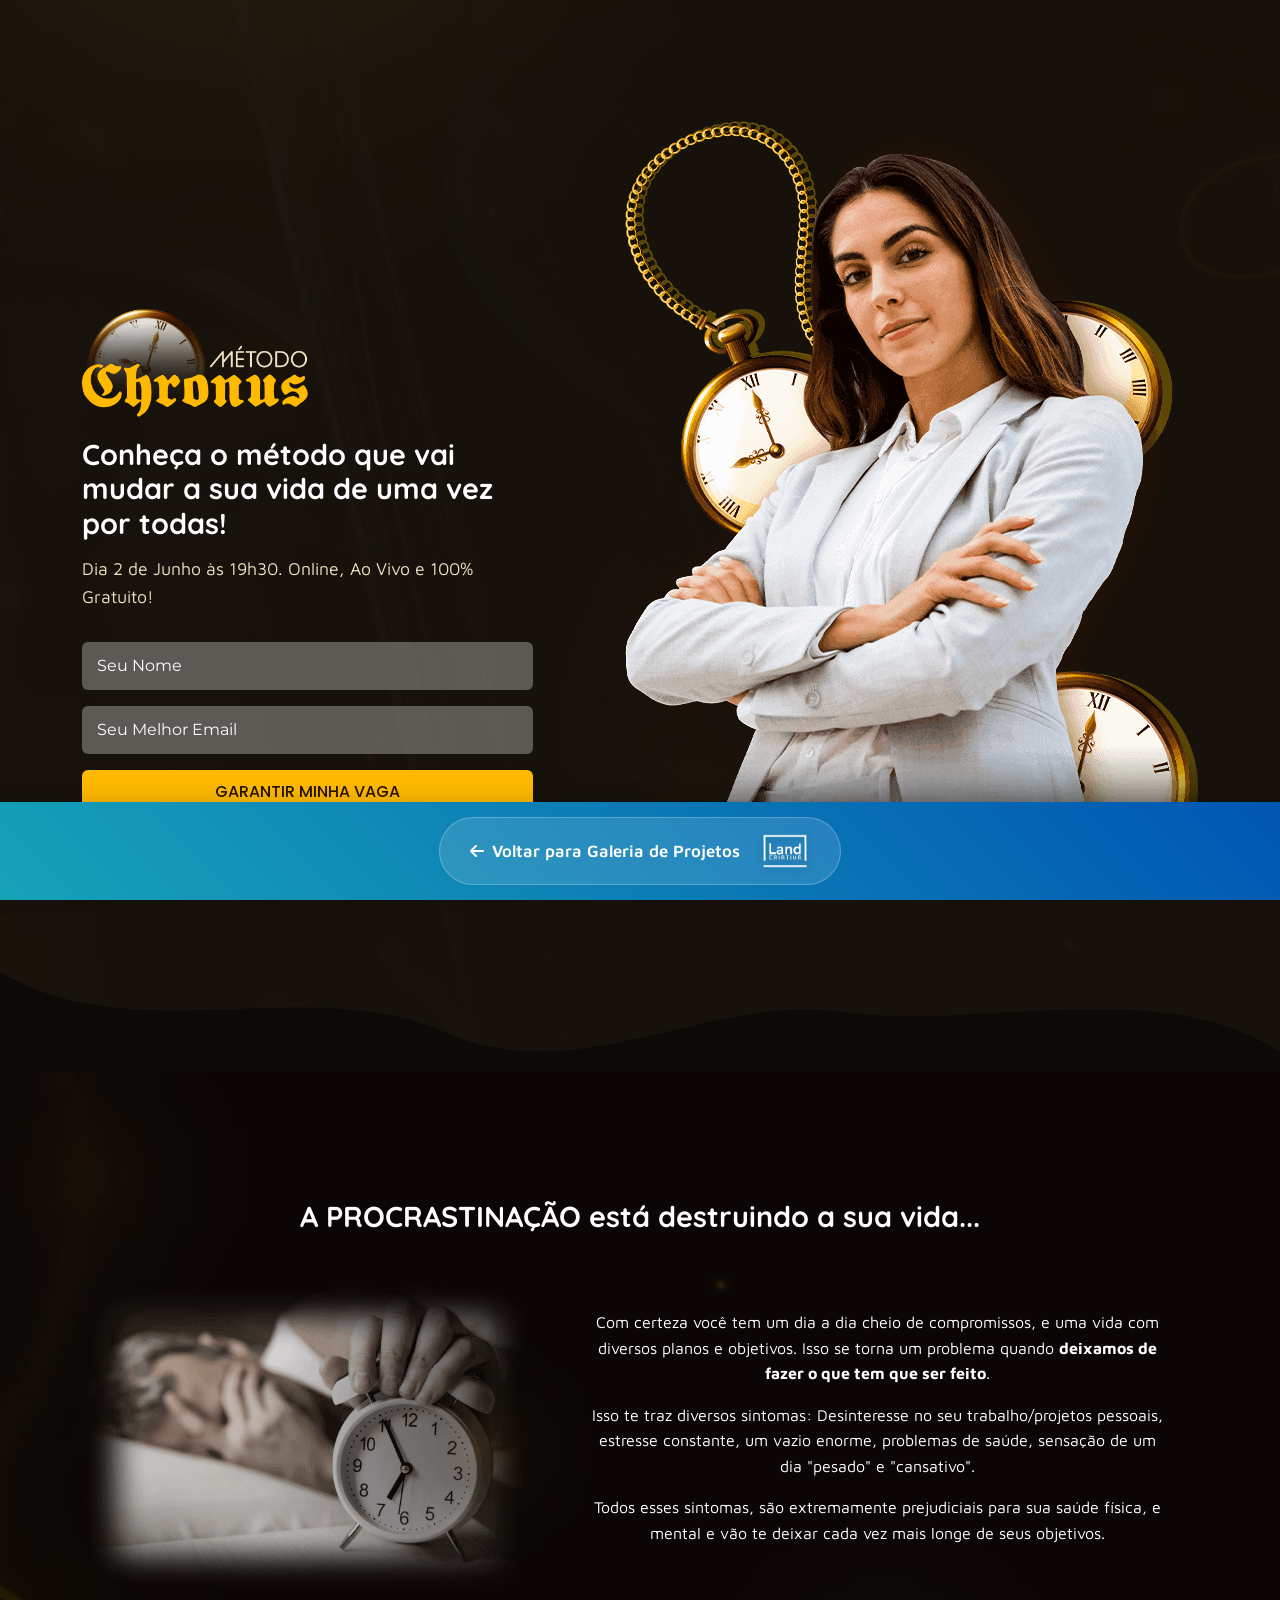
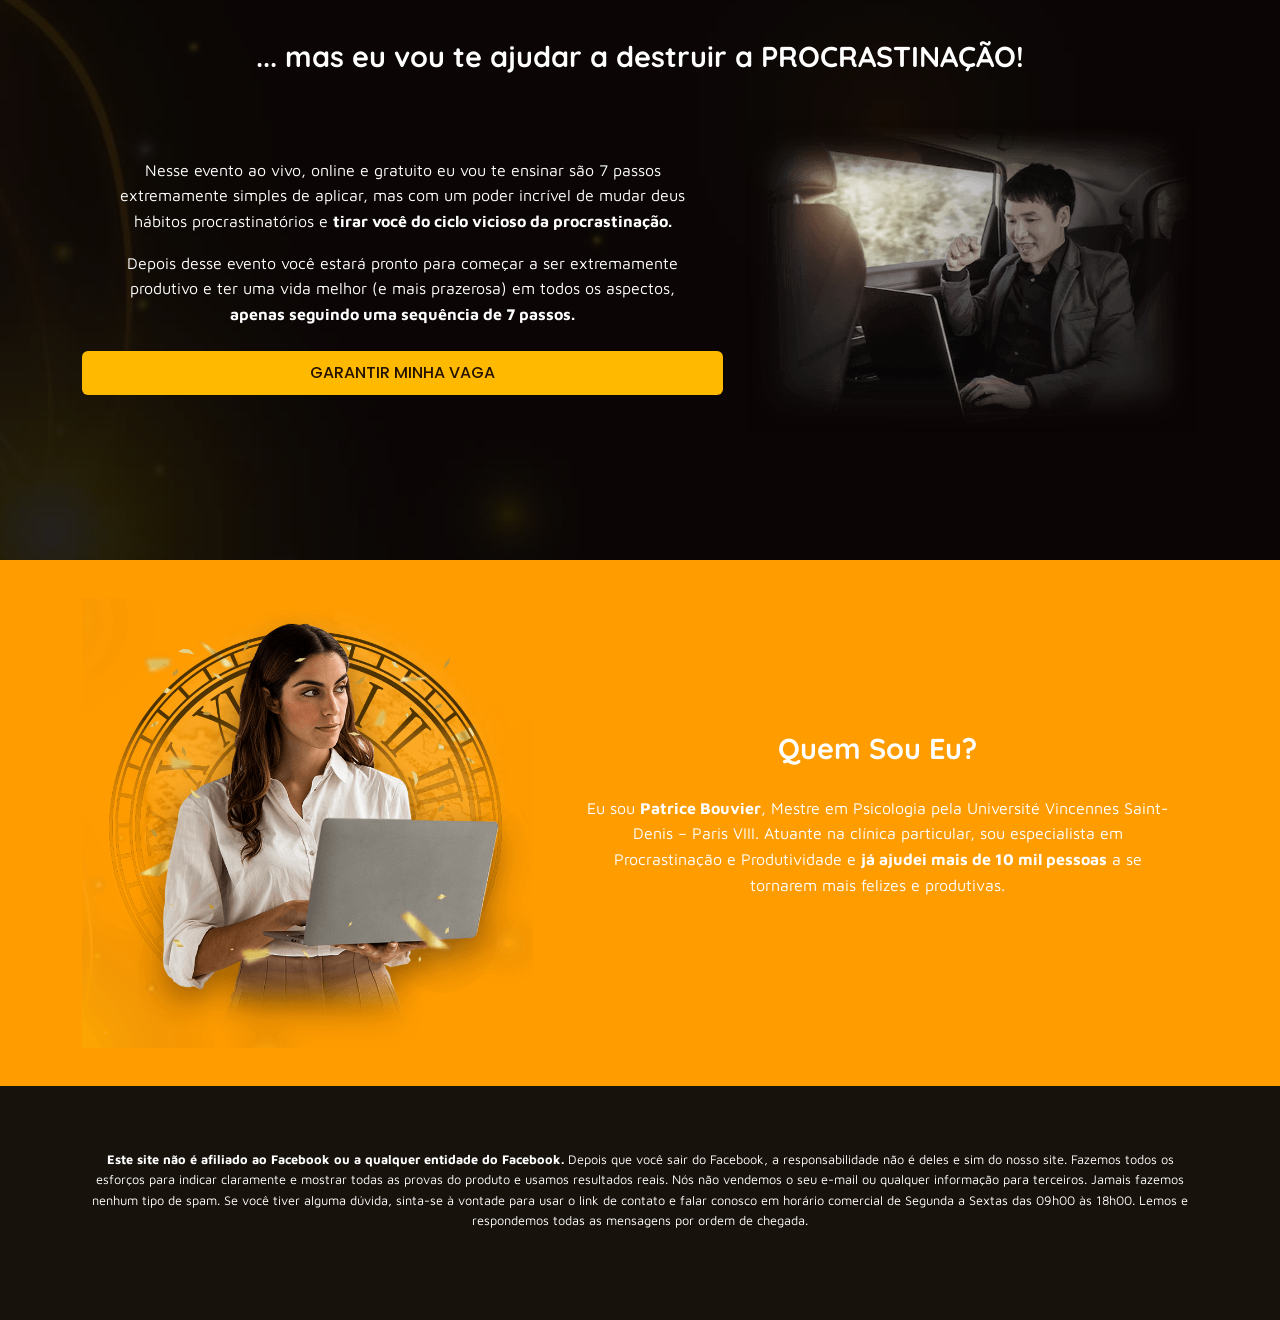
<file: templates/ChronusMasterclass/index.html>
<!DOCTYPE html>
<html lang="pt-br">
<head>
    <meta charset="UTF-8">
    <meta name="viewport" content="width=device-width, initial-scale=1.0">
    <title>Método Chronus - Acabe com a Procrastinação</title>
    <!-- Bootstrap CSS -->
    <link href="https://cdn.jsdelivr.net/npm/bootstrap@5.3.0/dist/css/bootstrap.min.css" rel="stylesheet">
    <!-- Google Fonts -->
    <link href="https://fonts.googleapis.com/css2?family=Quicksand:wght@400;500;600;700&family=Maven+Pro:wght@400;500;600;700&family=Montserrat&family=Poppins:wght@400;500;600;700&display=swap" rel="stylesheet">
    <!-- FontAwesome -->
    <link rel="stylesheet" href="https://cdnjs.cloudflare.com/ajax/libs/font-awesome/6.4.0/css/all.min.css">
    <!-- Custom CSS -->
    <link rel="stylesheet" href="styles.css">
</head>
<body>
    <!-- Header Section -->
    <section class="header-section">
        <div class="container py-5">
            <div class="row align-items-center">
                <div class="col-lg-5">
                    <div class="logo-container">
                        <img src="imgs/logo-chronus-2.png" alt="Método Chronus" class="img-fluid logo">
                    </div>
                    <h1 class="title">Conheça o método que vai mudar a sua vida de uma vez por todas!</h1>
                    <p class="date">Dia 2 de Junho às 19h30. Online, Ao Vivo e 100% Gratuito!</p>
                    
                    <!-- Form -->
                    <div class="signup-form">
                        <form>
                            <div class="mb-3">
                                <input type="text" class="form-control" placeholder="Seu Nome" required>
                            </div>
                            <div class="mb-3">
                                <input type="email" class="form-control" placeholder="Seu Melhor Email" required>
                            </div>
                            <button type="submit" class="btn btn-primary btn-garantir">GARANTIR MINHA VAGA</button>
                        </form>
                    </div>
                </div>
                <div class="col-lg-7">
                    <div class="expert-image">
                        <img src="imgs/expert-1.png" alt="Especialista" class="img-fluid">
                    </div>
                </div>
            </div>
        </div>
        <!-- Onda de transição -->
        <div class="wave-divider">
            <svg xmlns="http://www.w3.org/2000/svg" viewBox="0 0 1440 100" preserveAspectRatio="none">
                <path fill="#0D0906" d="M0,0 C150,80 350,0 500,60 C650,120 800,20 950,40 C1100,60 1300,0 1440,80 L1440,100 L0,100 Z"></path>
            </svg>
        </div>
    </section>

    <!-- Procrastination Section -->
    <section class="procrastination-section">
        <div class="container py-5">
            <h2 class="section-title text-center">A PROCRASTINAÇÃO está destruindo a sua vida...</h2>
            
            <div class="row align-items-center mt-5">
                <div class="col-lg-5 col-md-6">
                    <div class="depression-image">
                        <img src="imgs/depressao.png" alt="Procrastinação" class="img-fluid">
                    </div>
                </div>
                <div class="col-lg-7 col-md-6">
                    <div class="content-text">
                        <p>Com certeza você tem um dia a dia cheio de compromissos, e uma vida com diversos planos e objetivos. Isso se torna um problema quando <strong>deixamos de fazer o que tem que ser feito</strong>.</p>
                        <p>Isso te traz diversos sintomas: Desinteresse no seu trabalho/projetos pessoais, estresse constante, um vazio enorme, problemas de saúde, sensação de um dia "pesado" e "cansativo".</p>
                        <p>Todos esses sintomas, são extremamente prejudiciais para sua saúde física, e mental e vão te deixar cada vez mais longe de seus objetivos.</p>
                    </div>
                </div>
            </div>

            <h2 class="section-title text-center mt-5">... mas eu vou te ajudar a destruir a PROCRASTINAÇÃO!</h2>
            
            <div class="row align-items-center mt-5">
                <div class="col-lg-7 col-md-6">
                    <div class="content-text">
                        <p>Nesse evento ao vivo, online e gratuito eu vou te ensinar são 7 passos extremamente simples de aplicar, mas com um poder incrível de mudar deus hábitos procrastinatórios e <strong>tirar você do ciclo vicioso da procrastinação.</strong></p>
                        <p>Depois desse evento você estará pronto para começar a ser extremamente produtivo e ter uma vida melhor (e mais prazerosa) em todos os aspectos, <strong>apenas seguindo uma sequência de 7 passos.</strong></p>
                    </div>
                    <div class="text-center mt-4">
                        <button class="btn btn-primary btn-garantir">GARANTIR MINHA VAGA</button>
                    </div>
                </div>
                <div class="col-lg-5 col-md-6">
                    <div class="success-image">
                        <img src="imgs/sucesso.png" alt="Sucesso" class="img-fluid">
                    </div>
                </div>
            </div>
        </div>
    </section>

    <!-- About Section -->
    <section class="about-section">
        <div class="container py-5">
            <div class="row align-items-center">
                <div class="col-lg-5">
                    <div class="expert-image-2">
                        <img src="imgs/expert-2.png" alt="Especialista" class="img-fluid">
                    </div>
                </div>
                <div class="col-lg-7">
                    <h2 class="section-title text-center">Quem Sou Eu?</h2>
                    <div class="content-text">
                        <p>Eu sou <strong>Patrice Bouvier</strong>, Mestre em Psicologia pela Université Vincennes Saint-Denis – Paris VIII. Atuante na clínica particular, sou especialista em Procrastinação e Produtividade e <strong>já ajudei mais de 10 mil pessoas</strong> a se tornarem mais felizes e produtivas.</p>
                    </div>
                </div>
            </div>
        </div>
    </section>

    <!-- Footer -->
    <footer class="footer-section">
        <div class="container py-4">
            <div class="text-center mb-4">
                <p class="disclaimer">
                    <b>Este site não é afiliado ao Facebook ou a qualquer entidade do Facebook.</b> Depois que você sair do Facebook, a responsabilidade não é deles e sim do nosso site. Fazemos todos os esforços para indicar claramente e mostrar todas as provas do produto e usamos resultados reais. Nós não vendemos o seu e-mail ou qualquer informação para terceiros. Jamais fazemos nenhum tipo de spam. Se você tiver alguma dúvida, sinta-se à vontade para usar o link de contato e falar conosco em horário comercial de Segunda a Sextas das 09h00 às 18h00. Lemos e respondemos todas as mensagens por ordem de chegada.
                </p>
            </div>

        </div>
    </footer>

    <!-- Botão de voltar para projetos fixo -->
    <div class="return-to-projects-bar">
        <div class="container">
            <a href="../../projetos.html#portfolio" class="return-to-projects-btn">
                <span class="return-text"><i class="fas fa-arrow-left me-2"></i>Voltar para Galeria de Projetos</span>
                <img src="../../imgs/Logo land White.png" alt="Land Criativa" class="land-logo-btn">
            </a>
        </div>
    </div>

    <!-- Bootstrap JS -->
    <script src="https://cdn.jsdelivr.net/npm/bootstrap@5.3.0/dist/js/bootstrap.bundle.min.js"></script>
</body>
</html>
</file>
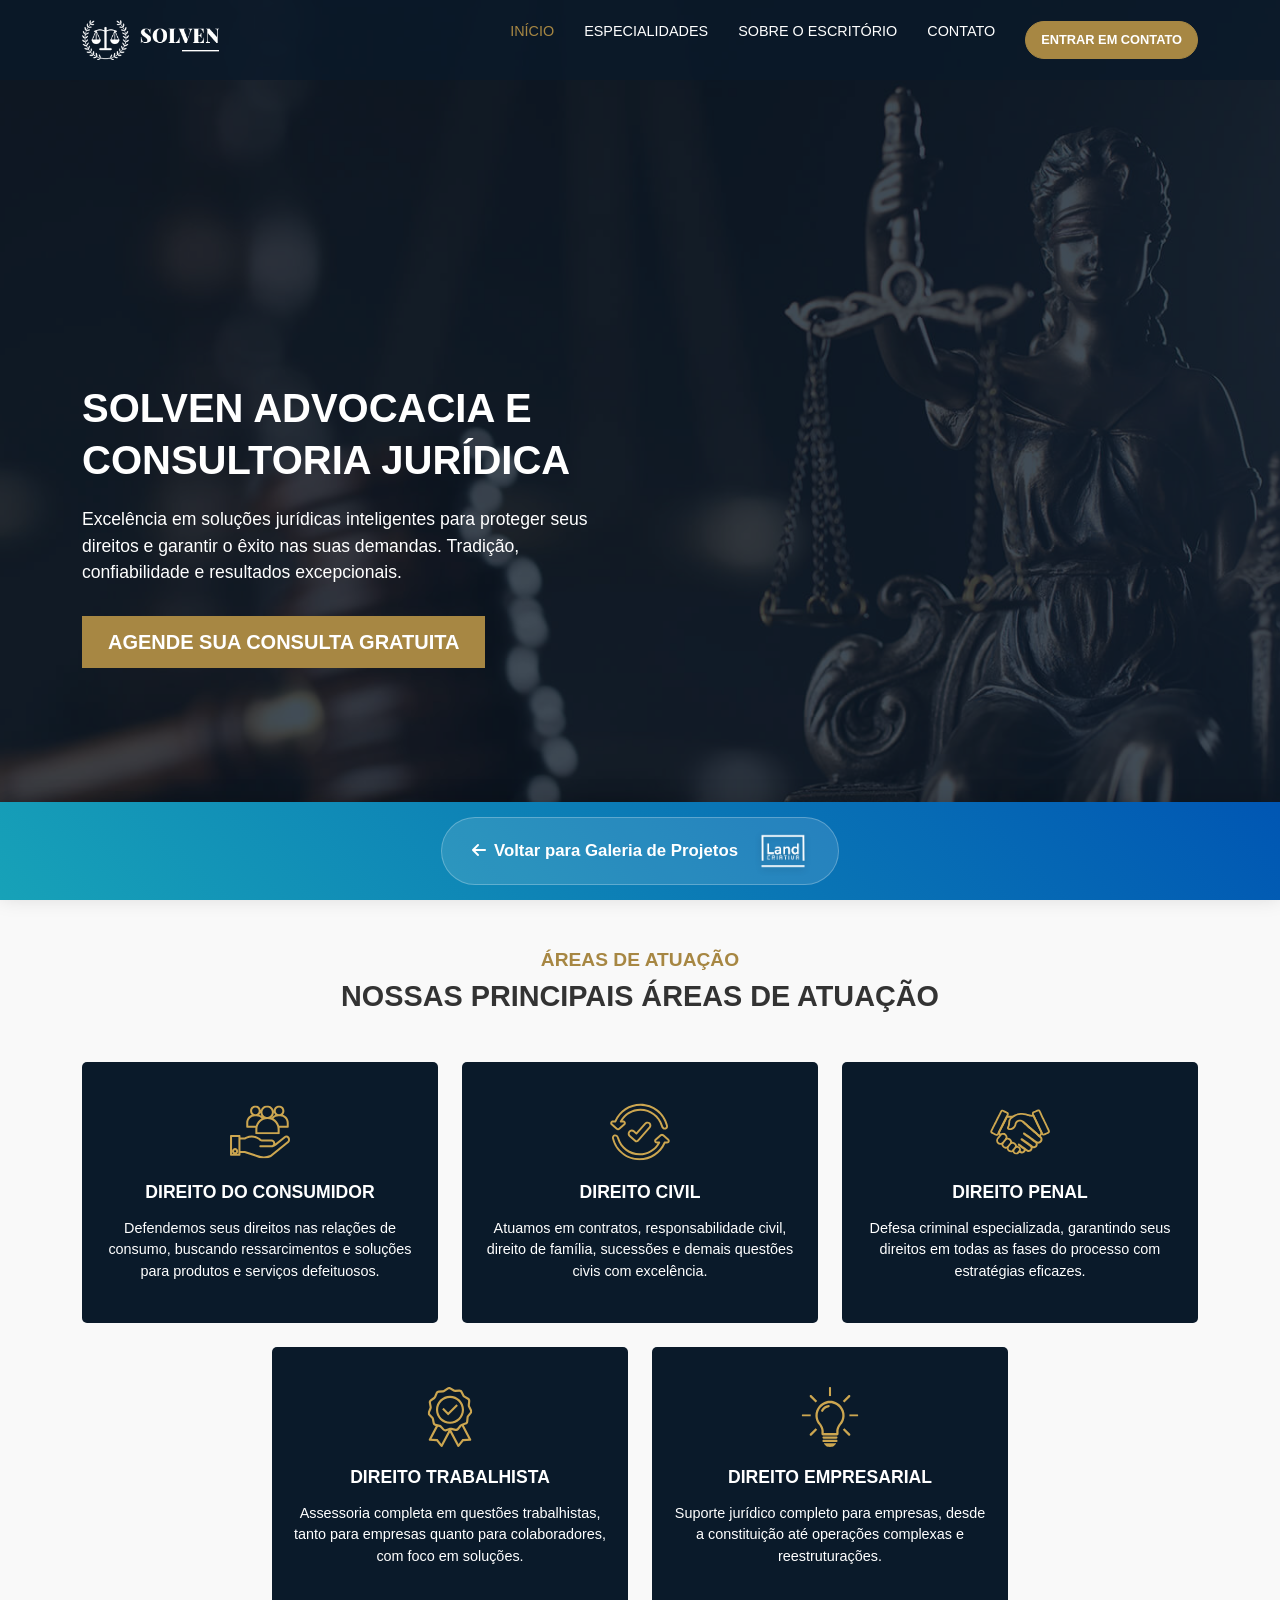
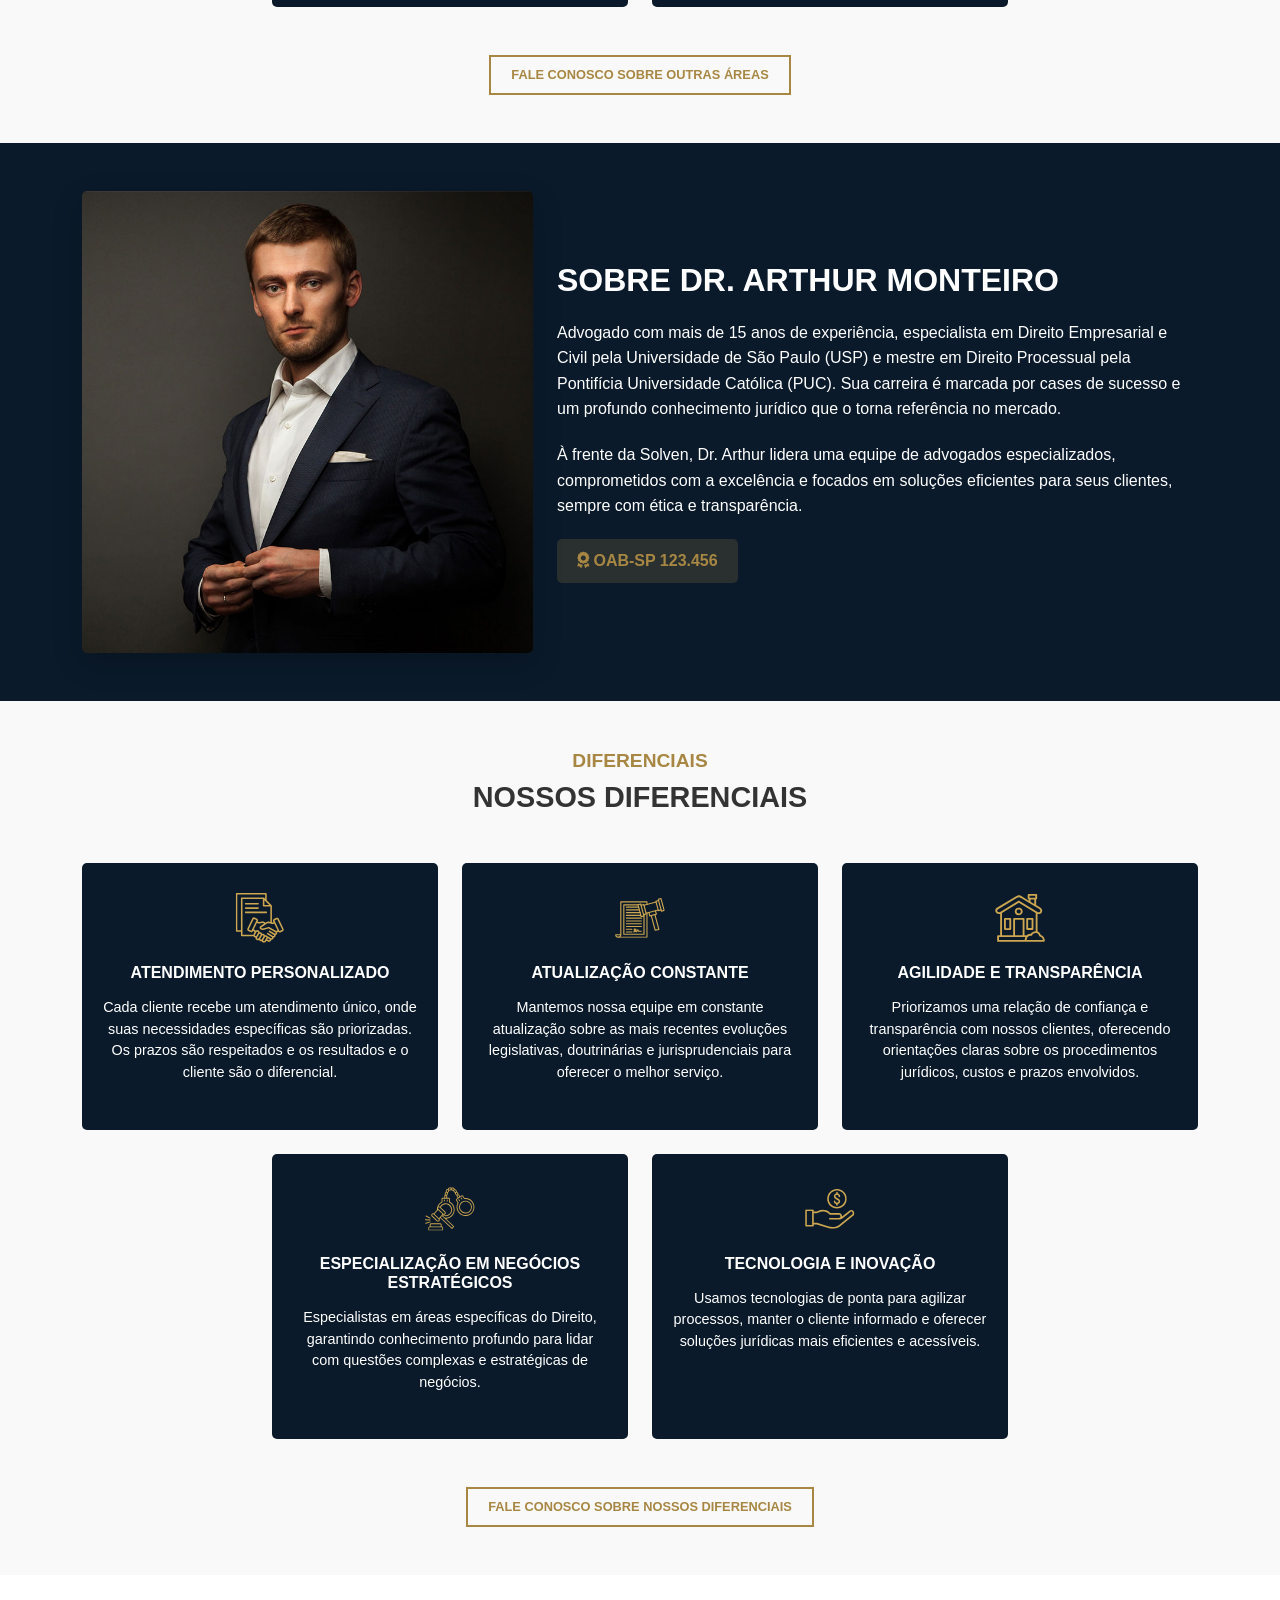
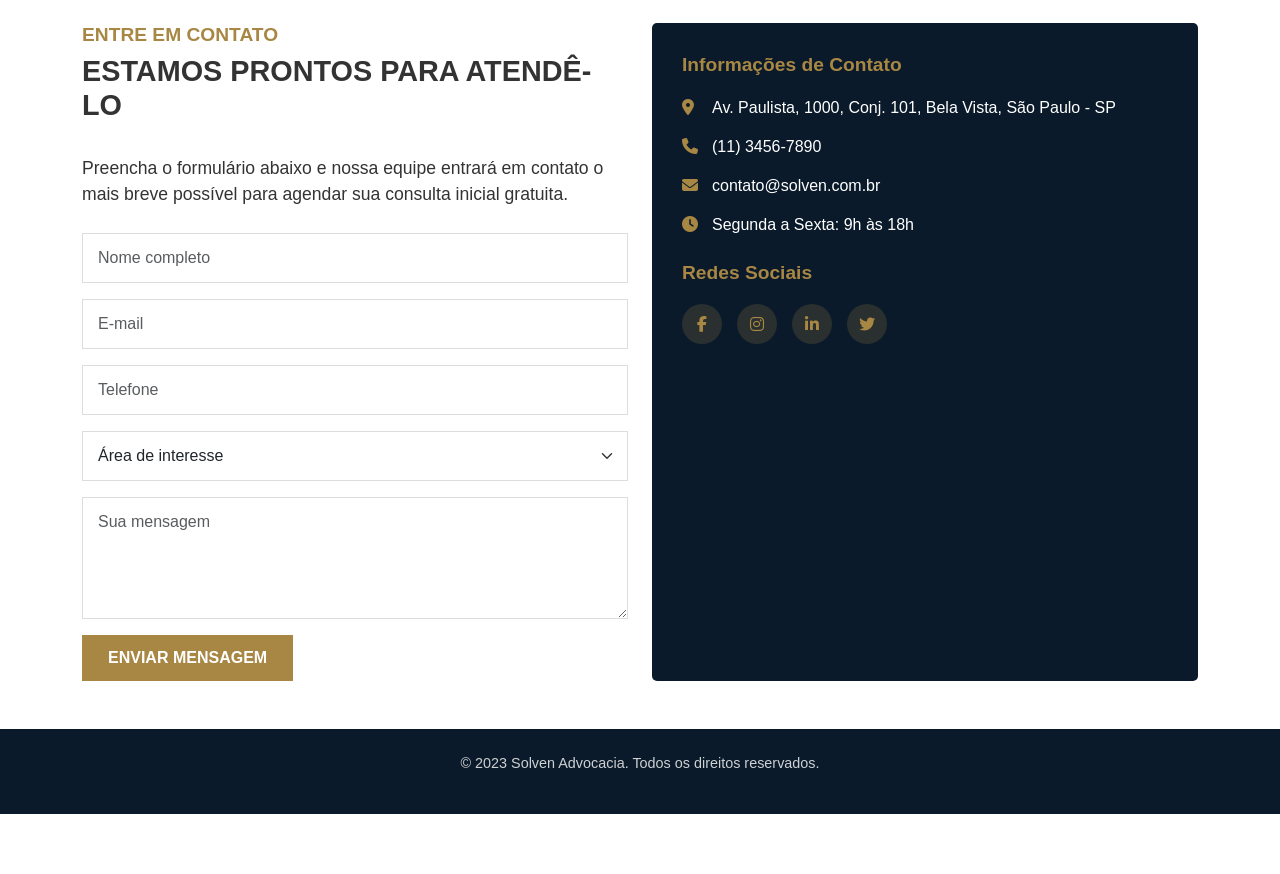
<file: templates/ConversoAdvogados/index.html>
<!DOCTYPE html>
<html lang="pt-BR">
<head>
    <meta charset="UTF-8">
    <meta name="viewport" content="width=device-width, initial-scale=1.0">
    <title>Solven - Advocacia e Consultoria Jurídica</title>
    <!-- Bootstrap CSS -->
    <link href="https://cdn.jsdelivr.net/npm/bootstrap@5.3.0/dist/css/bootstrap.min.css" rel="stylesheet">
    <!-- Custom CSS -->
    <link rel="stylesheet" href="styles.css">
    <!-- FontAwesome -->
    <link rel="stylesheet" href="https://cdnjs.cloudflare.com/ajax/libs/font-awesome/6.4.0/css/all.min.css">
</head>
<body>
    <!-- Barra de navegação -->
    <nav class="navbar navbar-expand-lg navbar-dark" id="main-navbar">
        <div class="container">
            <a class="navbar-brand" href="#"><img src="imgs/logo.png" alt="Solven" class="logo"></a>
            <button class="navbar-toggler" type="button" data-bs-toggle="collapse" data-bs-target="#navbarNav">
                <span class="navbar-toggler-icon"></span>
            </button>
            <div class="collapse navbar-collapse justify-content-end" id="navbarNav">
                <ul class="navbar-nav">
                    <li class="nav-item">
                        <a class="nav-link" href="#hero">INÍCIO</a>
                    </li>
                    <li class="nav-item">
                        <a class="nav-link" href="#areas-atuacao">ESPECIALIDADES</a>
                    </li>
                    <li class="nav-item">
                        <a class="nav-link" href="#sobre">SOBRE O ESCRITÓRIO</a>
                    </li>
                    <li class="nav-item">
                        <a class="nav-link" href="#contato">CONTATO</a>
                    </li>
                    <li class="nav-item">
                        <a class="btn btn-primary btn-sm rounded-pill btn-contato" href="#contato">ENTRAR EM CONTATO</a>
                    </li>
                </ul>
            </div>
        </div>
    </nav>

    <!-- Hero Section -->
    <section id="hero" class="d-flex align-items-center">
        <div class="container">
            <div class="row">
                <div class="col-lg-6">
                    <div class="hero-content">
                        <h1>SOLVEN ADVOCACIA E CONSULTORIA JURÍDICA</h1>
                        <p>Excelência em soluções jurídicas inteligentes para proteger seus direitos e garantir o êxito nas suas demandas. Tradição, confiabilidade e resultados excepcionais.</p>
                        <a href="#contato" class="btn btn-primary btn-lg">AGENDE SUA CONSULTA GRATUITA</a>
                    </div>
                </div>
            </div>
        </div>
    </section>

    <!-- Áreas de Atuação -->
    <section id="areas-atuacao" class="py-5">
        <div class="container text-center">
            <h2 class="section-title">Áreas de atuação</h2>
            <h3 class="section-subtitle">NOSSAS PRINCIPAIS ÁREAS DE ATUAÇÃO</h3>
            
            <div class="row mt-5">
                <div class="col-md-4 mb-4">
                    <div class="area-card">
                        <div class="area-icon">
                            <img src="imgs/1.svg" alt="Direito do Consumidor">
                        </div>
                        <h4>DIREITO DO CONSUMIDOR</h4>
                        <p class="area-desc">Defendemos seus direitos nas relações de consumo, buscando ressarcimentos e soluções para produtos e serviços defeituosos.</p>
                    </div>
                </div>
                <div class="col-md-4 mb-4">
                    <div class="area-card">
                        <div class="area-icon">
                            <img src="imgs/2.svg" alt="Direito Civil">
                        </div>
                        <h4>DIREITO CIVIL</h4>
                        <p class="area-desc">Atuamos em contratos, responsabilidade civil, direito de família, sucessões e demais questões civis com excelência.</p>
                    </div>
                </div>
                <div class="col-md-4 mb-4">
                    <div class="area-card">
                        <div class="area-icon">
                            <img src="imgs/3.svg" alt="Direito Penal">
                        </div>
                        <h4>DIREITO PENAL</h4>
                        <p class="area-desc">Defesa criminal especializada, garantindo seus direitos em todas as fases do processo com estratégias eficazes.</p>
                    </div>
                </div>
            </div>
            
            <div class="row justify-content-center">
                <div class="col-md-4 mb-4">
                    <div class="area-card">
                        <div class="area-icon">
                            <img src="imgs/4.svg" alt="Direito Trabalhista">
                        </div>
                        <h4>DIREITO TRABALHISTA</h4>
                        <p class="area-desc">Assessoria completa em questões trabalhistas, tanto para empresas quanto para colaboradores, com foco em soluções.</p>
                    </div>
                </div>
                <div class="col-md-4 mb-4">
                    <div class="area-card">
                        <div class="area-icon">
                            <img src="imgs/5.svg" alt="Direito Empresarial">
                        </div>
                        <h4>DIREITO EMPRESARIAL</h4>
                        <p class="area-desc">Suporte jurídico completo para empresas, desde a constituição até operações complexas e reestruturações.</p>
                    </div>
                </div>
            </div>
            
            <a href="#contato" class="btn btn-primary btn-saiba-mais mt-4">FALE CONOSCO SOBRE OUTRAS ÁREAS</a>
        </div>
    </section>

    <!-- Sobre o Advogado -->
    <section id="sobre" class="py-5">
        <div class="container">
            <div class="row">
                <div class="col-lg-5">
                    <div class="sobre-img">
                        <img src="imgs/ceo-img.jpg" alt="Dr. Arthur Monteiro" class="img-fluid">
                    </div>
                </div>
                <div class="col-lg-7 d-flex align-items-center">
                    <div class="sobre-content">
                        <h2 class="section-title">SOBRE DR. ARTHUR MONTEIRO</h2>
                        <p class="sobre-texto">Advogado com mais de 15 anos de experiência, especialista em Direito Empresarial e Civil pela Universidade de São Paulo (USP) e mestre em Direito Processual pela Pontifícia Universidade Católica (PUC). Sua carreira é marcada por cases de sucesso e um profundo conhecimento jurídico que o torna referência no mercado.</p>
                        <p class="sobre-texto">À frente da Solven, Dr. Arthur lidera uma equipe de advogados especializados, comprometidos com a excelência e focados em soluções eficientes para seus clientes, sempre com ética e transparência.</p>
                        <div class="oab-badge">
                            <i class="fas fa-award"></i> OAB-SP 123.456
                        </div>
                    </div>
                </div>
            </div>
        </div>
    </section>

    <!-- Diferenciais -->
    <section id="diferenciais" class="py-5">
        <div class="container text-center">
            <h2 class="section-title">Diferenciais</h2>
            <h3 class="section-subtitle">NOSSOS DIFERENCIAIS</h3>
            
            <div class="row mt-5">
                <div class="col-md-4 mb-4">
                    <div class="diferencial-card">
                        <div class="diferencial-icon">
                            <img src="imgs/1 (1).svg" alt="Atendimento">
                        </div>
                        <h4>ATENDIMENTO PERSONALIZADO</h4>
                        <p>Cada cliente recebe um atendimento único, onde suas necessidades específicas são priorizadas. Os prazos são respeitados e os resultados e o cliente são o diferencial.</p>
                    </div>
                </div>
                <div class="col-md-4 mb-4">
                    <div class="diferencial-card">
                        <div class="diferencial-icon">
                            <img src="imgs/2 (1).svg" alt="Atualização">
                        </div>
                        <h4>ATUALIZAÇÃO CONSTANTE</h4>
                        <p>Mantemos nossa equipe em constante atualização sobre as mais recentes evoluções legislativas, doutrinárias e jurisprudenciais para oferecer o melhor serviço.</p>
                    </div>
                </div>
                <div class="col-md-4 mb-4">
                    <div class="diferencial-card">
                        <div class="diferencial-icon">
                            <img src="imgs/3 (1).svg" alt="Agilidade">
                        </div>
                        <h4>AGILIDADE E TRANSPARÊNCIA</h4>
                        <p>Priorizamos uma relação de confiança e transparência com nossos clientes, oferecendo orientações claras sobre os procedimentos jurídicos, custos e prazos envolvidos.</p>
                    </div>
                </div>
            </div>
            
            <div class="row justify-content-center">
                <div class="col-md-4 mb-4">
                    <div class="diferencial-card">
                        <div class="diferencial-icon">
                            <img src="imgs/4 (1).svg" alt="Especialização">
                        </div>
                        <h4>ESPECIALIZAÇÃO EM NEGÓCIOS ESTRATÉGICOS</h4>
                        <p>Especialistas em áreas específicas do Direito, garantindo conhecimento profundo para lidar com questões complexas e estratégicas de negócios.</p>
                    </div>
                </div>
                <div class="col-md-4 mb-4">
                    <div class="diferencial-card">
                        <div class="diferencial-icon">
                            <img src="imgs/5 (1).svg" alt="Tecnologia">
                        </div>
                        <h4>TECNOLOGIA E INOVAÇÃO</h4>
                        <p>Usamos tecnologias de ponta para agilizar processos, manter o cliente informado e oferecer soluções jurídicas mais eficientes e acessíveis.</p>
                    </div>
                </div>
            </div>
            
            <a href="#contato" class="btn btn-primary btn-saiba-mais mt-4">FALE CONOSCO SOBRE NOSSOS DIFERENCIAIS</a>
        </div>
    </section>

    <!-- Contato -->
    <section id="contato" class="py-5">
        <div class="container">
            <div class="row">
                <div class="col-lg-6">
                    <h2 class="section-title">Entre em contato</h2>
                    <h3 class="section-subtitle">ESTAMOS PRONTOS PARA ATENDÊ-LO</h3>
                    <p class="contato-desc">Preencha o formulário abaixo e nossa equipe entrará em contato o mais breve possível para agendar sua consulta inicial gratuita.</p>
                    
                    <form class="contato-form mt-4">
                        <div class="mb-3">
                            <input type="text" class="form-control" placeholder="Nome completo" required>
                        </div>
                        <div class="mb-3">
                            <input type="email" class="form-control" placeholder="E-mail" required>
                        </div>
                        <div class="mb-3">
                            <input type="tel" class="form-control" placeholder="Telefone" required>
                        </div>
                        <div class="mb-3">
                            <select class="form-select">
                                <option selected>Área de interesse</option>
                                <option>Direito do Consumidor</option>
                                <option>Direito Civil</option>
                                <option>Direito Penal</option>
                                <option>Direito Trabalhista</option>
                                <option>Direito Empresarial</option>
                                <option>Outras áreas</option>
                            </select>
                        </div>
                        <div class="mb-3">
                            <textarea class="form-control" rows="4" placeholder="Sua mensagem" required></textarea>
                        </div>
                        <button type="submit" class="btn btn-primary">ENVIAR MENSAGEM</button>
                    </form>
                </div>
                <div class="col-lg-6">
                    <div class="contato-info mt-5 mt-lg-0">
                        <h4>Informações de Contato</h4>
                        <ul class="list-unstyled">
                            <li><i class="fas fa-map-marker-alt"></i> Av. Paulista, 1000, Conj. 101, Bela Vista, São Paulo - SP</li>
                            <li><i class="fas fa-phone"></i> (11) 3456-7890</li>
                            <li><i class="fas fa-envelope"></i> contato@solven.com.br</li>
                            <li><i class="fas fa-clock"></i> Segunda a Sexta: 9h às 18h</li>
                        </ul>
                        
                        <h4 class="mt-4">Redes Sociais</h4>
                        <div class="social-links">
                            <a href="#" class="social-link"><i class="fab fa-facebook-f"></i></a>
                            <a href="#" class="social-link"><i class="fab fa-instagram"></i></a>
                            <a href="#" class="social-link"><i class="fab fa-linkedin-in"></i></a>
                            <a href="#" class="social-link"><i class="fab fa-twitter"></i></a>
                        </div>
                    </div>
                </div>
            </div>
        </div>
    </section>

    <!-- Footer -->
    <footer class="footer py-4">
        <div class="container text-center">
            <p>&copy; 2023 Solven Advocacia. Todos os direitos reservados.</p>
        </div>
    </footer>

    <!-- Botão de voltar para projetos fixo -->
    <div class="return-to-projects-bar">
        <div class="container">
            <a href="../../projetos.html#portfolio" class="return-to-projects-btn">
                <span class="return-text"><i class="fas fa-arrow-left me-2"></i>Voltar para Galeria de Projetos</span>
                <img src="../../imgs/Logo land White.png" alt="Land Criativa" class="land-logo-btn">
            </a>
        </div>
    </div>

    <!-- Bootstrap JS -->
    <script src="https://cdn.jsdelivr.net/npm/bootstrap@5.3.0/dist/js/bootstrap.bundle.min.js"></script>
    <!-- Custom JS -->
    <script src="script.js"></script>
</body>
</html>
</file>
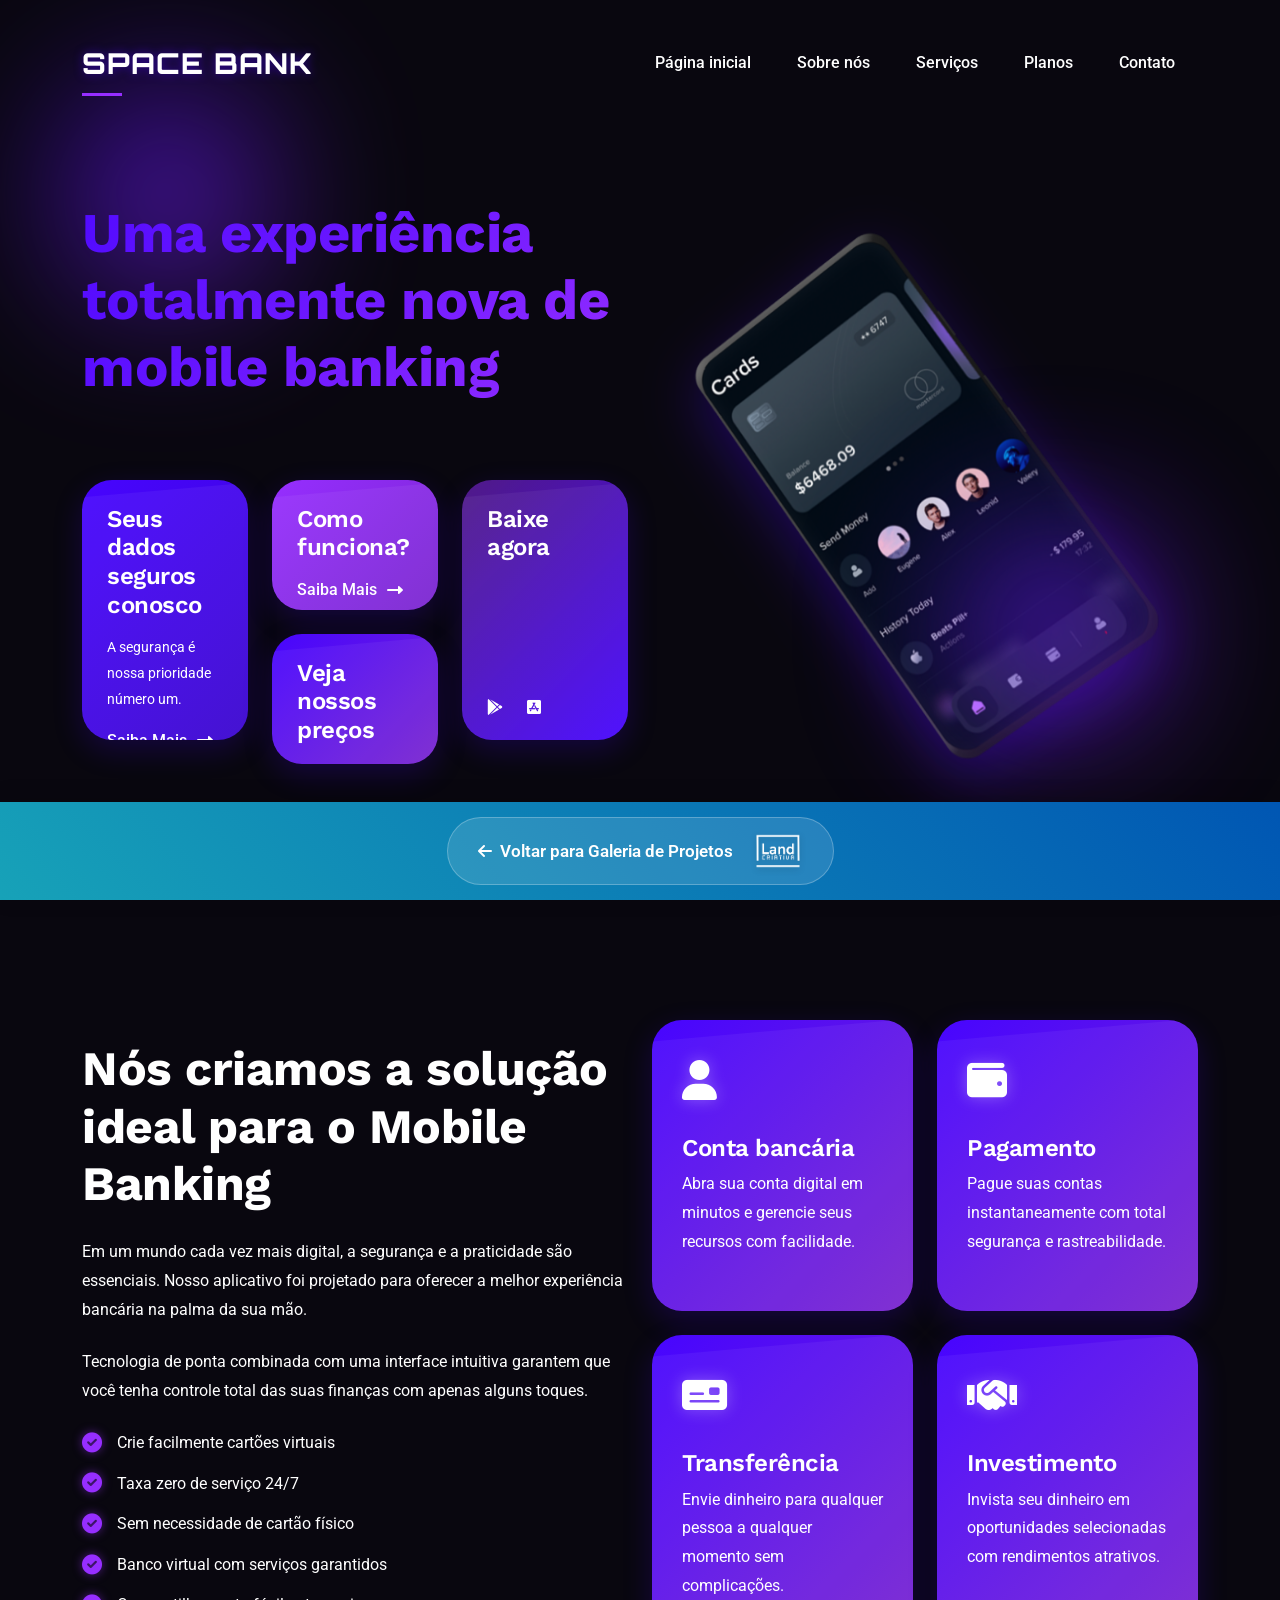
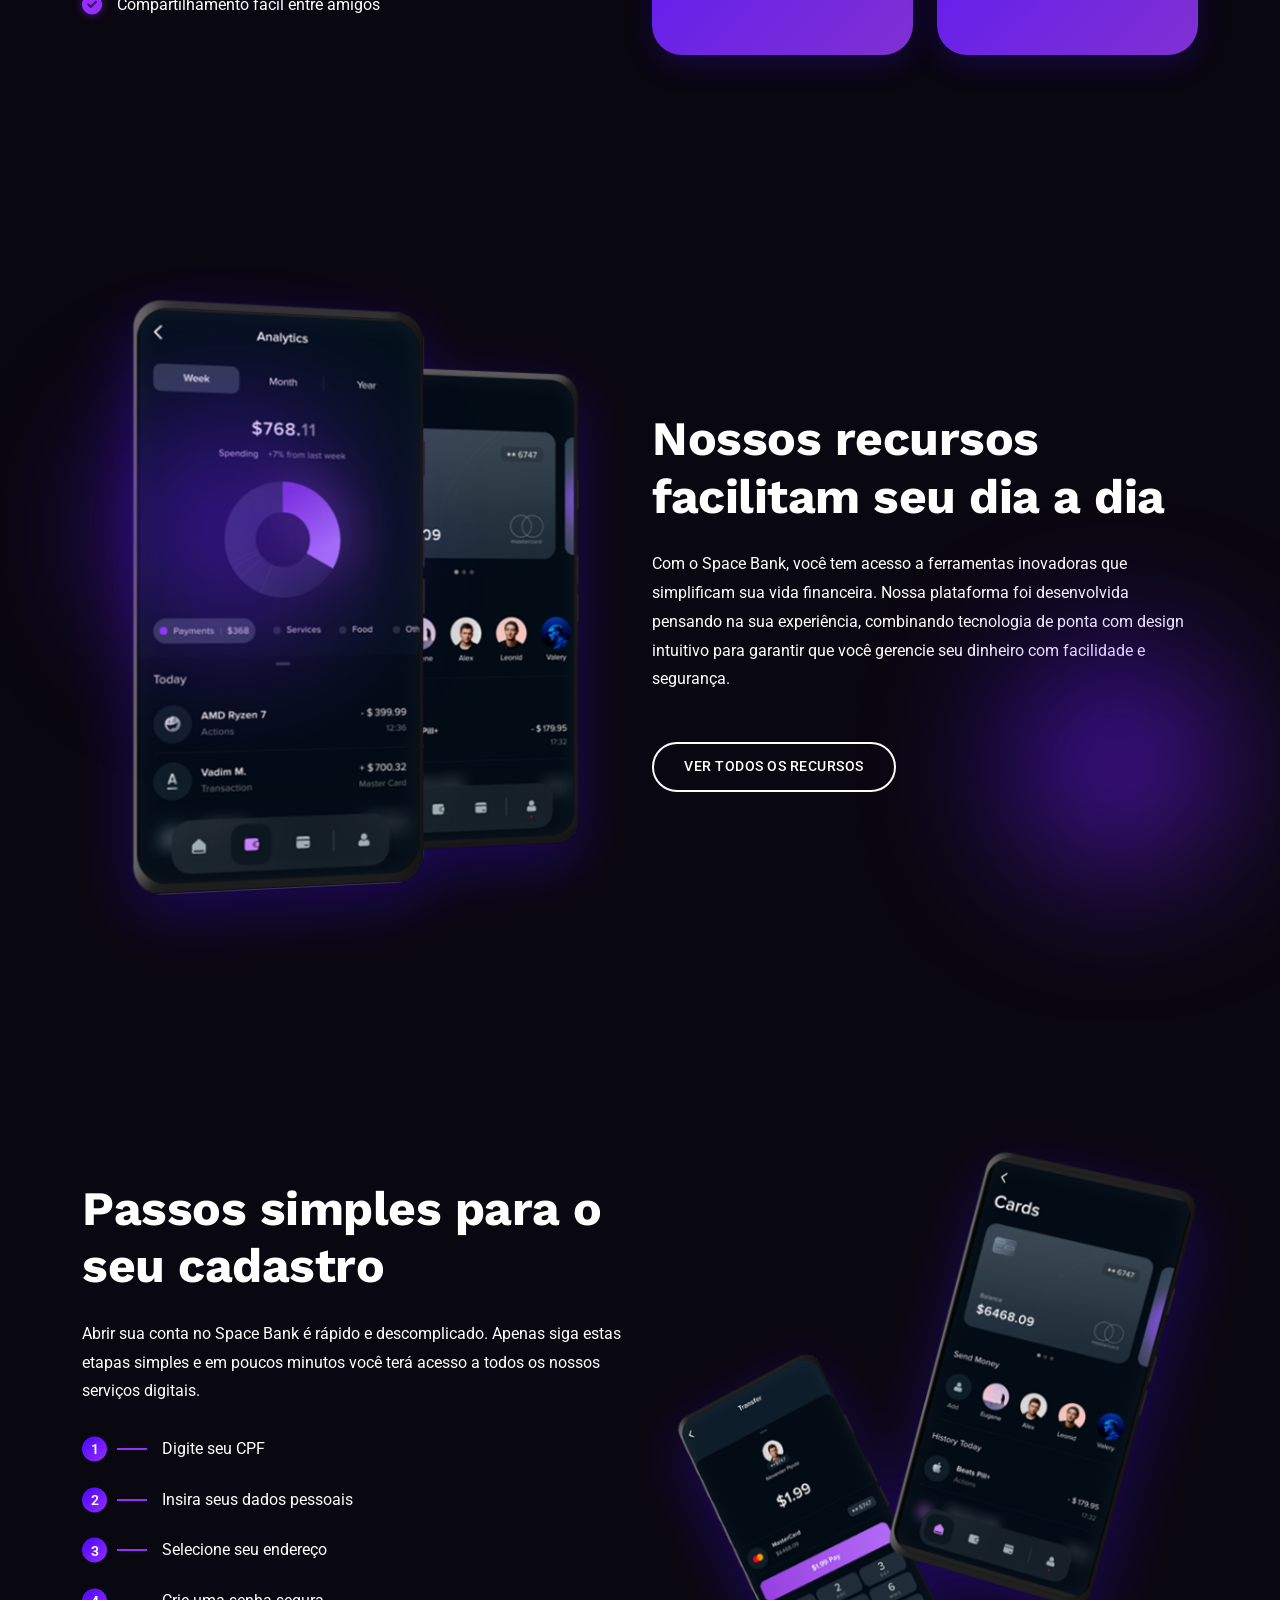
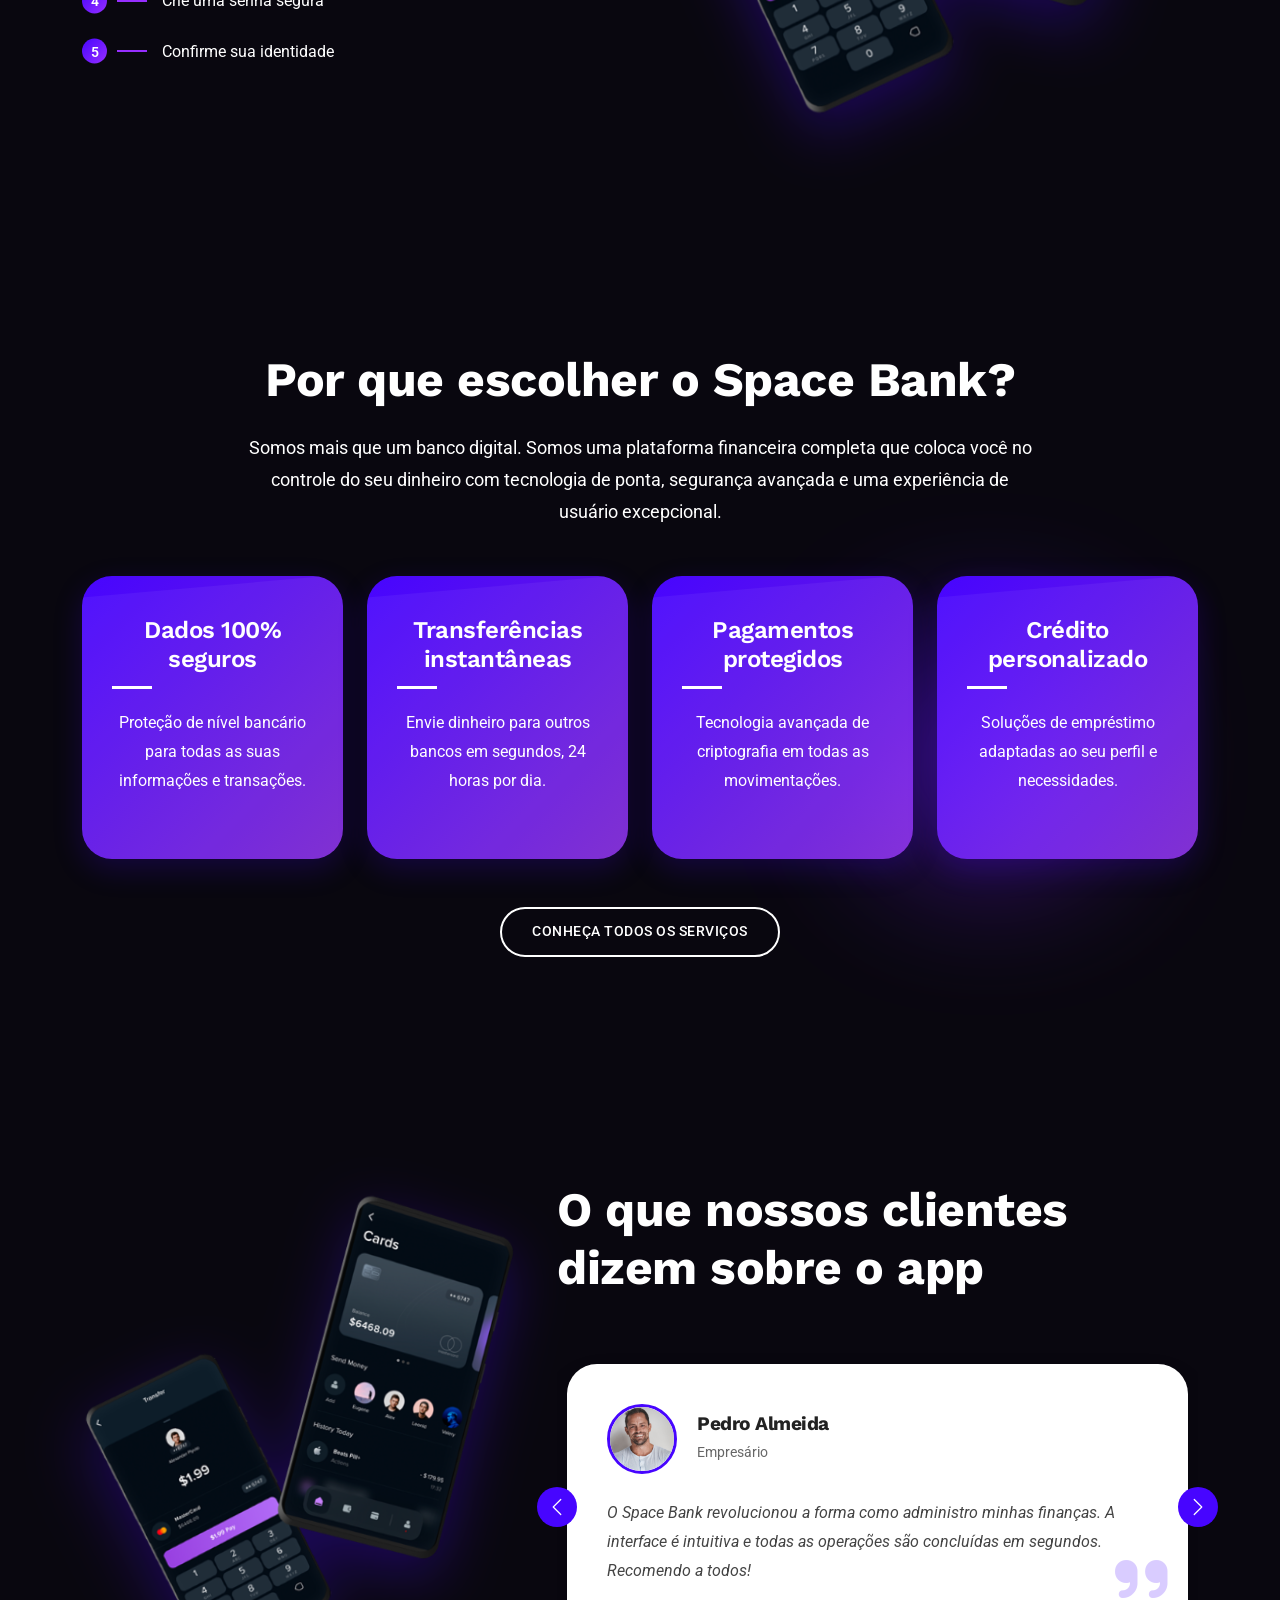
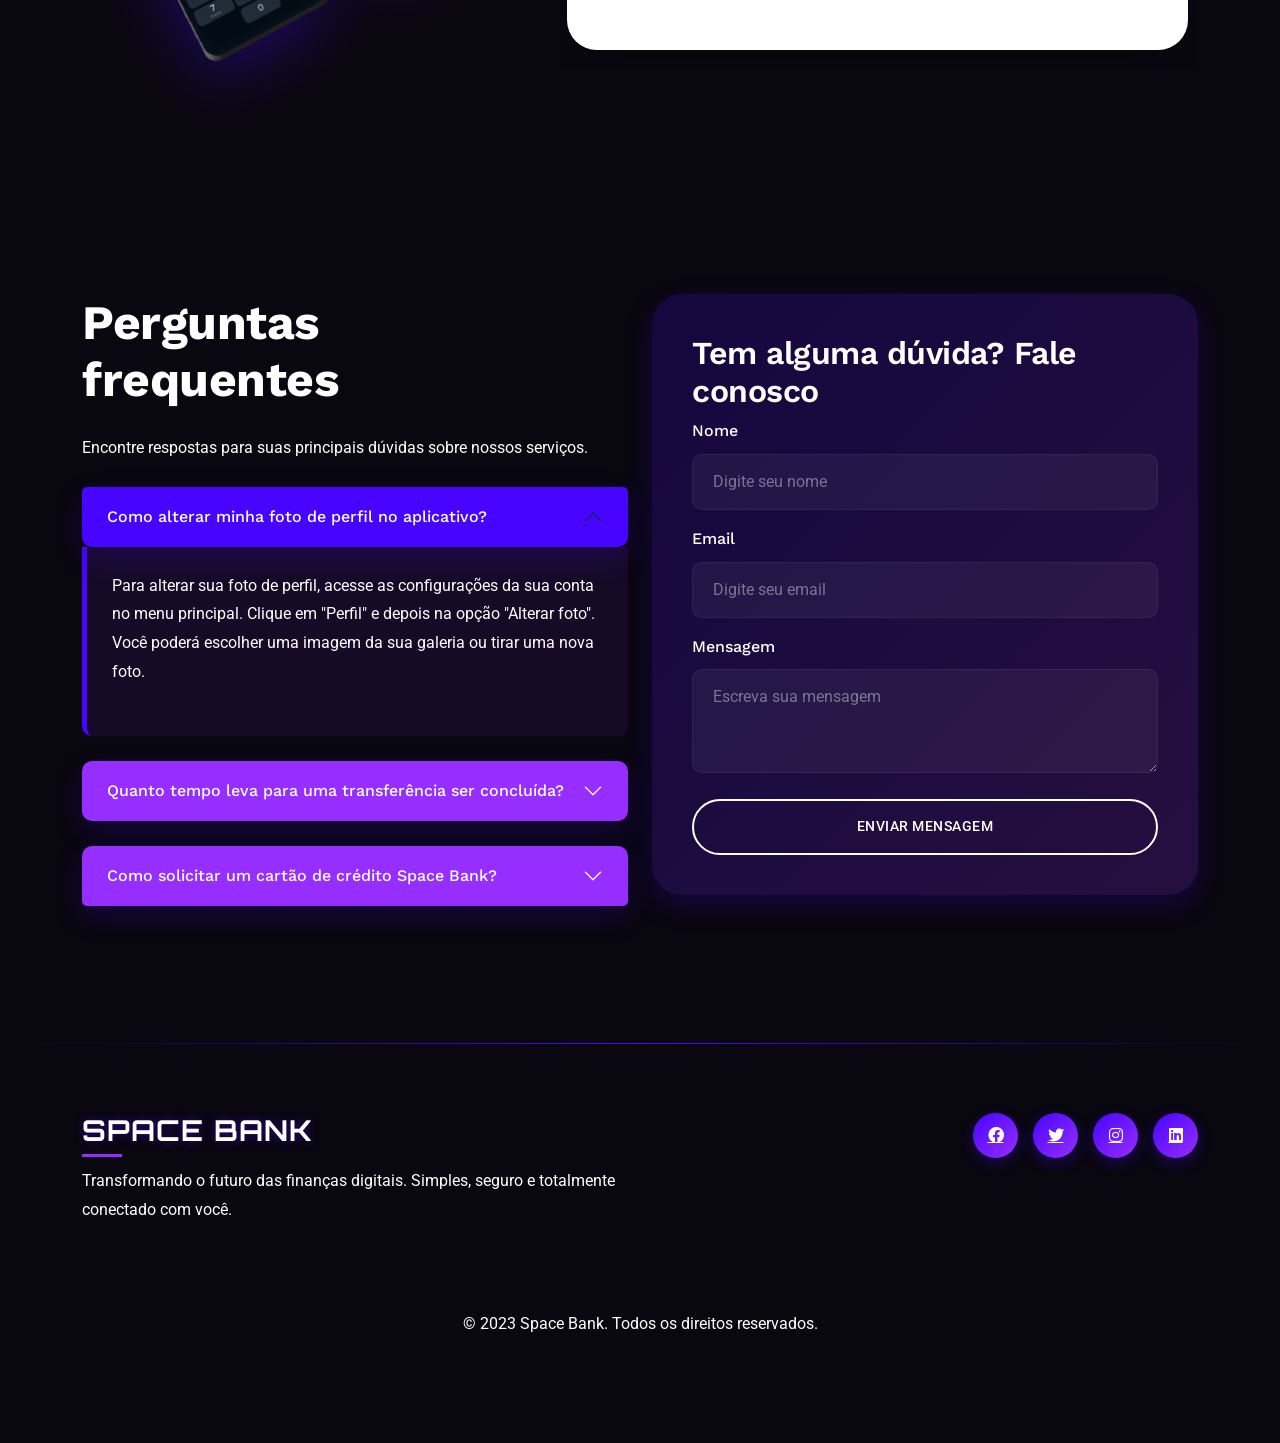
<file: templates/SpaceBank/index.html>
<!DOCTYPE html>
<html lang="pt-br">
<head>
    <meta charset="UTF-8">
    <meta name="viewport" content="width=device-width, initial-scale=1.0">
    <title>Space Bank - Uma nova experiência de mobile banking</title>
    <!-- Bootstrap CSS -->
    <link href="https://cdn.jsdelivr.net/npm/bootstrap@5.3.0/dist/css/bootstrap.min.css" rel="stylesheet">
    <!-- Font Awesome -->
    <link rel="stylesheet" href="https://cdnjs.cloudflare.com/ajax/libs/font-awesome/6.0.0/css/all.min.css">
    <!-- Google Fonts -->
    <link href="https://fonts.googleapis.com/css2?family=Roboto:wght@400;500;600;700&family=Work+Sans:wght@400;500;600;700&family=Orbitron:wght@400;500;600;700;900&display=swap" rel="stylesheet">
    <!-- Custom CSS -->
    <link rel="stylesheet" href="styles.css">
</head>
<body>
    <!-- Header/Navbar -->
    <header>
        <nav class="navbar navbar-expand-lg">
            <div class="container">
                <span class="navbar-brand">SPACE BANK</span>
                <button class="navbar-toggler" type="button" data-bs-toggle="collapse" data-bs-target="#navbarNav">
                    <span class="navbar-toggler-icon"></span>
                </button>
                <div class="collapse navbar-collapse" id="navbarNav">
                    <ul class="navbar-nav ms-auto">
                        <li class="nav-item">
                            <a class="nav-link" href="#">Página inicial</a>
                        </li>
                        <li class="nav-item">
                            <a class="nav-link" href="#">Sobre nós</a>
                        </li>
                        <li class="nav-item">
                            <a class="nav-link" href="#">Serviços</a>
                        </li>
                        <li class="nav-item">
                            <a class="nav-link" href="#">Planos</a>
                        </li>
                        <li class="nav-item">
                            <a class="nav-link" href="#">Contato</a>
                        </li>
                    </ul>
                </div>
            </div>
        </nav>
    </header>

    <!-- Hero Section -->
    <section class="hero-section">
        <div class="container">
            <div class="row align-items-center">
                <div class="col-lg-6">
                    <h1>Uma experiência totalmente nova de mobile banking</h1>
                    <div class="row mt-5">
                        <div class="col-lg-4 col-md-6 mb-4">
                            <div class="feature-card card-1">
                                <h3>Seus dados seguros conosco</h3>
                                <p>A segurança é nossa prioridade número um.</p>
                                <a href="#" class="read-more">Saiba Mais <i class="fas fa-long-arrow-alt-right"></i></a>
                            </div>
                        </div>
                        <div class="col-lg-4 col-md-6 mb-4">
                            <div class="feature-card-wrapper">
                                <div class="feature-card card-2 mb-4">
                                    <h3>Como funciona?</h3>
                                    <a href="#" class="read-more">Saiba Mais <i class="fas fa-long-arrow-alt-right"></i></a>
                                </div>
                                <div class="feature-card card-3">
                                    <h3>Veja nossos preços</h3>
                                    <a href="#" class="read-more">Saiba Mais <i class="fas fa-long-arrow-alt-right"></i></a>
                                </div>
                            </div>
                        </div>
                        <div class="col-lg-4 col-md-6 mb-4">
                            <div class="feature-card card-download">
                                <h3>Baixe agora</h3>
                                <div class="app-buttons">
                                    <div class="d-flex mt-3">
                                        <i class="fab fa-google-play me-4"></i>
                                        <i class="fab fa-app-store-ios"></i>
                                    </div>
                                </div>
                            </div>
                        </div>
                    </div>
                </div>
                <div class="col-lg-6">
                    <div class="hero-image">
                        <img src="imgs/phone1.png" alt="Space Bank App" class="img-fluid">
                    </div>
                </div>
            </div>
        </div>
        <div class="purple-orb orb-1"></div>
        <div class="purple-orb orb-2"></div>
    </section>

    <!-- Solution Section -->
    <section class="solution-section" id="solution">
        <div class="container">
            <div class="row align-items-center">
                <div class="col-lg-6">
                    <h2>Nós criamos a solução ideal para o Mobile Banking</h2>
                    <p>Em um mundo cada vez mais digital, a segurança e a praticidade são essenciais. Nosso aplicativo foi projetado para oferecer a melhor experiência bancária na palma da sua mão.</p>
                    <p>Tecnologia de ponta combinada com uma interface intuitiva garantem que você tenha controle total das suas finanças com apenas alguns toques.</p>
                    <div class="benefits-list mt-4">
                        <ul class="list-unstyled">
                            <li><i class="fas fa-check-circle"></i> Crie facilmente cartões virtuais</li>
                            <li><i class="fas fa-check-circle"></i> Taxa zero de serviço 24/7</li>
                            <li><i class="fas fa-check-circle"></i> Sem necessidade de cartão físico</li>
                            <li><i class="fas fa-check-circle"></i> Banco virtual com serviços garantidos</li>
                            <li><i class="fas fa-check-circle"></i> Compartilhamento fácil entre amigos</li>
                        </ul>
                    </div>
                </div>
                <div class="col-lg-6">
                    <div class="row">
                        <div class="col-md-6">
                            <div class="feature-box">
                                <div class="icon-box">
                                    <i class="fas fa-user"></i>
                                </div>
                                <h4>Conta bancária</h4>
                                <p>Abra sua conta digital em minutos e gerencie seus recursos com facilidade.</p>
                            </div>
                        </div>
                        <div class="col-md-6">
                            <div class="feature-box">
                                <div class="icon-box">
                                    <i class="fas fa-wallet"></i>
                                </div>
                                <h4>Pagamento</h4>
                                <p>Pague suas contas instantaneamente com total segurança e rastreabilidade.</p>
                            </div>
                        </div>
                        <div class="col-md-6 mt-4">
                            <div class="feature-box">
                                <div class="icon-box">
                                    <i class="fas fa-money-check"></i>
                                </div>
                                <h4>Transferência</h4>
                                <p>Envie dinheiro para qualquer pessoa a qualquer momento sem complicações.</p>
                            </div>
                        </div>
                        <div class="col-md-6 mt-4">
                            <div class="feature-box">
                                <div class="icon-box">
                                    <i class="fas fa-handshake"></i>
                                </div>
                                <h4>Investimento</h4>
                                <p>Invista seu dinheiro em oportunidades selecionadas com rendimentos atrativos.</p>
                            </div>
                        </div>
                    </div>
                </div>
            </div>
        </div>
    </section>

    <!-- Features Section -->
    <section class="features-section">
        <div class="container">
            <div class="row align-items-center">
                <div class="col-lg-6">
                    <div class="phone-image">
                        <img src="imgs/Phone3.png" alt="Space Bank Features" class="img-fluid">
                    </div>
                </div>
                <div class="col-lg-6">
                    <h2>Nossos recursos facilitam seu dia a dia</h2>
                    <p>Com o Space Bank, você tem acesso a ferramentas inovadoras que simplificam sua vida financeira. Nossa plataforma foi desenvolvida pensando na sua experiência, combinando tecnologia de ponta com design intuitivo para garantir que você gerencie seu dinheiro com facilidade e segurança.</p>
                    <a href="#" class="btn btn-outline-light mt-4">Ver todos os recursos</a>
                </div>
            </div>
        </div>
        <div class="purple-orb orb-3"></div>
        <div class="purple-orb orb-4"></div>
    </section>

    <!-- Registration Steps -->
    <section class="registration-section">
        <div class="container">
            <div class="row align-items-center">
                <div class="col-lg-6">
                    <h2>Passos simples para o seu cadastro</h2>
                    <p>Abrir sua conta no Space Bank é rápido e descomplicado. Apenas siga estas etapas simples e em poucos minutos você terá acesso a todos os nossos serviços digitais.</p>
                    <ul class="steps-list">
                        <li><span class="step-line"></span> Digite seu CPF</li>
                        <li><span class="step-line"></span> Insira seus dados pessoais</li>
                        <li><span class="step-line"></span> Selecione seu endereço</li>
                        <li><span class="step-line"></span> Crie uma senha segura</li>
                        <li><span class="step-line"></span> Confirme sua identidade</li>
                    </ul>
                </div>
                <div class="col-lg-6">
                    <div class="floating-phone">
                        <img src="imgs/phone4.1.png" alt="Etapas de Registro" class="img-fluid">
                    </div>
                </div>
            </div>
        </div>
    </section>

    <!-- Why Choose Us -->
    <section class="why-choose-us">
        <div class="container text-center">
            <h2>Por que escolher o Space Bank?</h2>
            <p class="section-desc">Somos mais que um banco digital. Somos uma plataforma financeira completa que coloca você no controle do seu dinheiro com tecnologia de ponta, segurança avançada e uma experiência de usuário excepcional.</p>
            
            <div class="row mt-5">
                <div class="col-lg-3 col-md-6 mb-4">
                    <div class="choose-card">
                        <h4>Dados 100% seguros</h4>
                        <p>Proteção de nível bancário para todas as suas informações e transações.</p>
                    </div>
                </div>
                <div class="col-lg-3 col-md-6 mb-4">
                    <div class="choose-card">
                        <h4>Transferências instantâneas</h4>
                        <p>Envie dinheiro para outros bancos em segundos, 24 horas por dia.</p>
                    </div>
                </div>
                <div class="col-lg-3 col-md-6 mb-4">
                    <div class="choose-card">
                        <h4>Pagamentos protegidos</h4>
                        <p>Tecnologia avançada de criptografia em todas as movimentações.</p>
                    </div>
                </div>
                <div class="col-lg-3 col-md-6 mb-4">
                    <div class="choose-card">
                        <h4>Crédito personalizado</h4>
                        <p>Soluções de empréstimo adaptadas ao seu perfil e necessidades.</p>
                    </div>
                </div>
            </div>
            
            <a href="#" class="btn btn-outline-light mt-4">Conheça todos os serviços</a>
        </div>
        <div class="purple-orb orb-5"></div>
    </section>

    <!-- Testimonials -->
    <section class="testimonials-section">
        <div class="container">
            <div class="row align-items-center">
                <div class="col-lg-5">
                    <div class="phone-mockup">
                        <img src="imgs/phone4.1.png" alt="Space Bank App" class="img-fluid">
                    </div>
                </div>
                <div class="col-lg-7">
                    <h2>O que nossos clientes<br> dizem sobre o app</h2>
                    <div id="testimonialCarousel" class="carousel slide mt-5" data-bs-ride="carousel">
                        <div class="carousel-inner">
                            <div class="carousel-item active">
                                <div class="testimonial-card">
                                    <div class="user-info">
                                        <img src="imgs/team-1.jpg" alt="Usuário" class="rounded-circle">
                                        <div>
                                            <h5>Pedro Almeida</h5>
                                            <p>Empresário</p>
                                        </div>
                                    </div>
                                    <p class="comment">O Space Bank revolucionou a forma como administro minhas finanças. A interface é intuitiva e todas as operações são concluídas em segundos. Recomendo a todos!</p>
                                    <div class="quote-icon">
                                        <i class="fas fa-quote-right"></i>
                                    </div>
                                </div>
                            </div>
                            <div class="carousel-item">
                                <div class="testimonial-card">
                                    <div class="user-info">
                                        <img src="imgs/team-2.jpg" alt="Usuário" class="rounded-circle">
                                        <div>
                                            <h5>Marina Costa</h5>
                                            <p>Desenvolvedora</p>
                                        </div>
                                    </div>
                                    <p class="comment">Finalmente um banco que entende o que significa ter uma boa experiência digital. O suporte é excelente e as funcionalidades atendem todas as minhas necessidades.</p>
                                    <div class="quote-icon">
                                        <i class="fas fa-quote-right"></i>
                                    </div>
                                </div>
                            </div>
                        </div>
                        <button class="carousel-control-prev" type="button" data-bs-target="#testimonialCarousel" data-bs-slide="prev">
                            <span class="carousel-control-prev-icon" aria-hidden="true"></span>
                        </button>
                        <button class="carousel-control-next" type="button" data-bs-target="#testimonialCarousel" data-bs-slide="next">
                            <span class="carousel-control-next-icon" aria-hidden="true"></span>
                        </button>
                    </div>
                </div>
            </div>
        </div>
    </section>

    <!-- FAQ Section -->
    <section class="faq-section">
        <div class="container">
            <div class="row">
                <div class="col-lg-6">
                    <h2>Perguntas<br> frequentes</h2>
                    <p>Encontre respostas para suas principais dúvidas sobre nossos serviços.</p>
                    
                    <div class="accordion" id="faqAccordion">
                        <div class="accordion-item">
                            <h2 class="accordion-header">
                                <button class="accordion-button" type="button" data-bs-toggle="collapse" data-bs-target="#faq1">
                                    Como alterar minha foto de perfil no aplicativo?
                                </button>
                            </h2>
                            <div id="faq1" class="accordion-collapse collapse show" data-bs-parent="#faqAccordion">
                                <div class="accordion-body">
                                    <p>Para alterar sua foto de perfil, acesse as configurações da sua conta no menu principal. Clique em "Perfil" e depois na opção "Alterar foto". Você poderá escolher uma imagem da sua galeria ou tirar uma nova foto.</p>
                                </div>
                            </div>
                        </div>
                        <div class="accordion-item">
                            <h2 class="accordion-header">
                                <button class="accordion-button collapsed" type="button" data-bs-toggle="collapse" data-bs-target="#faq2">
                                    Quanto tempo leva para uma transferência ser concluída?
                                </button>
                            </h2>
                            <div id="faq2" class="accordion-collapse collapse" data-bs-parent="#faqAccordion">
                                <div class="accordion-body">
                                    <p>As transferências entre contas Space Bank são instantâneas. Para outros bancos, transferências PIX são imediatas, enquanto TED pode levar até 1 hora útil, dependendo do horário da operação e do banco de destino.</p>
                                </div>
                            </div>
                        </div>
                        <div class="accordion-item">
                            <h2 class="accordion-header">
                                <button class="accordion-button collapsed" type="button" data-bs-toggle="collapse" data-bs-target="#faq3">
                                    Como solicitar um cartão de crédito Space Bank?
                                </button>
                            </h2>
                            <div id="faq3" class="accordion-collapse collapse" data-bs-parent="#faqAccordion">
                                <div class="accordion-body">
                                    <p>Para solicitar seu cartão de crédito, acesse a seção "Cartões" no aplicativo e selecione "Solicitar novo cartão". Nossa análise é rápida e você receberá uma resposta em até 1 dia útil. O cartão será entregue em seu endereço cadastrado.</p>
                                </div>
                            </div>
                        </div>
                    </div>
                </div>
                <div class="col-lg-6">
                    <div class="contact-form">
                        <h3>Tem alguma dúvida? Fale conosco</h3>
                        <form>
                            <div class="mb-3">
                                <label for="name" class="form-label">Nome</label>
                                <input type="text" class="form-control" id="name" placeholder="Digite seu nome">
                            </div>
                            <div class="mb-3">
                                <label for="email" class="form-label">Email</label>
                                <input type="email" class="form-control" id="email" placeholder="Digite seu email">
                            </div>
                            <div class="mb-3">
                                <label for="message" class="form-label">Mensagem</label>
                                <textarea class="form-control" id="message" rows="3" placeholder="Escreva sua mensagem"></textarea>
                            </div>
                            <button type="submit" class="btn btn-outline-light">Enviar mensagem</button>
                        </form>
                    </div>
                </div>
            </div>
        </div>
    </section>

    <!-- Footer -->
    <footer class="footer">
        <div class="container">
            <div class="row">
                <div class="col-md-6">
                    <h5>SPACE BANK</h5>
                    <p>Transformando o futuro das finanças digitais. Simples, seguro e totalmente conectado com você.</p>
                </div>
                <div class="col-md-6">
                    <div class="social-links">
                        <a href="#"><i class="fab fa-facebook"></i></a>
                        <a href="#"><i class="fab fa-twitter"></i></a>
                        <a href="#"><i class="fab fa-instagram"></i></a>
                        <a href="#"><i class="fab fa-linkedin"></i></a>
                    </div>
                </div>
            </div>
            <hr>
            <div class="row">
                <div class="col-md-12 text-center">
                    <p>&copy; 2023 Space Bank. Todos os direitos reservados.</p>
                </div>
            </div>
        </div>
    </footer>

    <!-- Botão de voltar para projetos fixo -->
    <div class="return-to-projects-bar">
        <div class="container">
            <a href="../../projetos.html#portfolio" class="return-to-projects-btn">
                <span class="return-text"><i class="fas fa-arrow-left me-2"></i>Voltar para Galeria de Projetos</span>
                <img src="../../imgs/Logo land White.png" alt="Land Criativa" class="land-logo-btn">
            </a>
        </div>
    </div>

    <!-- Bootstrap JS -->
    <script src="https://cdn.jsdelivr.net/npm/bootstrap@5.3.0/dist/js/bootstrap.bundle.min.js"></script>
</body>
</html>
</file>
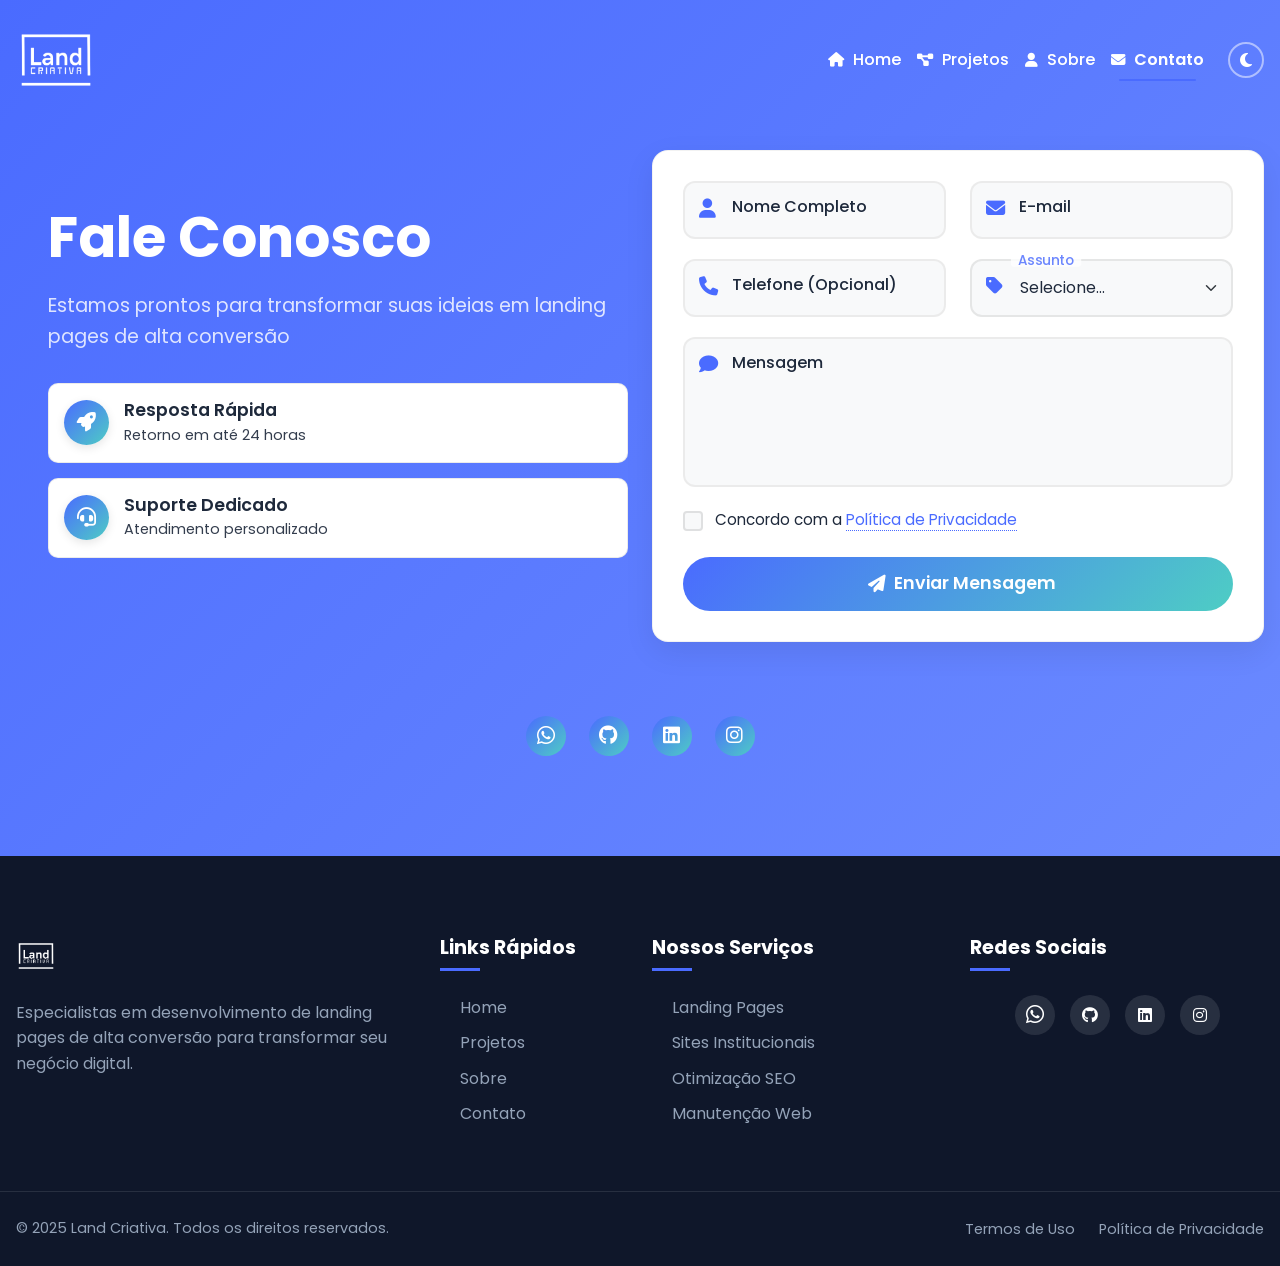
<file: contato.html>
<!DOCTYPE html>
<html lang="pt-BR">
<head>
    <meta charset="UTF-8">
    <meta name="viewport" content="width=device-width, initial-scale=1.0">
    <title>Contato | Land Criativa - Landing Pages Profissionais</title>
    
    <!-- Meta Tags Principais de SEO -->
    <meta name="description" content="Entre em contato com a Land Criativa para desenvolver a landing page perfeita para o seu negócio. Atendimento personalizado e orçamento sem compromisso.">
    <meta name="keywords" content="contato, orçamento, landing page, desenvolvimento web, design responsivo, conversão, marketing digital, sites profissionais">
    <meta name="author" content="Land Criativa">
    <meta name="robots" content="index, follow, max-image-preview:large, max-snippet:-1, max-video-preview:-1">
    <meta name="revisit-after" content="7 days">
    <meta name="language" content="Portuguese">
    <meta name="rating" content="general">
    
    <!-- Canonical URL -->
    <link rel="canonical" href="https://landingcriativa.com.br/contato.html">
    
    <!-- Open Graph / Facebook -->
    <meta property="og:type" content="website">
    <meta property="og:url" content="https://landingcriativa.com.br/contato.html">
    <meta property="og:title" content="Contato | Land Criativa - Landing Pages Profissionais">
    <meta property="og:description" content="Entre em contato com a Land Criativa para desenvolver a landing page perfeita para o seu negócio. Atendimento personalizado e orçamento sem compromisso.">
    <meta property="og:image" content="https://landingcriativa.com.br/imgs/og-image.jpg">
    <meta property="og:locale" content="pt_BR">
    <meta property="og:site_name" content="Land Criativa">
    
    <!-- Twitter -->
    <meta name="twitter:card" content="summary_large_image">
    <meta name="twitter:url" content="https://landingcriativa.com.br/contato.html">
    <meta name="twitter:title" content="Contato | Land Criativa - Landing Pages Profissionais">
    <meta name="twitter:description" content="Entre em contato com a Land Criativa para desenvolver a landing page perfeita para o seu negócio. Atendimento personalizado e orçamento sem compromisso.">
    <meta name="twitter:image" content="https://landingcriativa.com.br/imgs/og-image.jpg">
    
    <!-- Favicons -->
    <link rel="apple-touch-icon" sizes="180x180" href="../imgs/favicon/apple-touch-icon.png">
    <link rel="icon" type="image/png" sizes="32x32" href="../imgs/favicon/favicon-32x32.png">
    <link rel="icon" type="image/png" sizes="16x16" href="../imgs/favicon/favicon-16x16.png">
    <link rel="icon" type="image/x-icon" href="../imgs/favicon/favicon.ico">
    
    <!-- Preconnect e Preload -->
    <link rel="preconnect" href="https://fonts.googleapis.com">
    <link rel="preconnect" href="https://fonts.gstatic.com" crossorigin>
    <link rel="preload" href="https://cdn.jsdelivr.net/npm/bootstrap@5.3.2/dist/css/bootstrap.min.css" as="style">
    <link rel="preload" href="styles.css" as="style">
    
    <!-- Estilos -->
    <link href="https://fonts.googleapis.com/css2?family=Fira+Code:wght@300;400;500;600;700&family=Poppins:wght@300;400;500;600;700&display=swap" rel="stylesheet">
    <link href="https://cdn.jsdelivr.net/npm/bootstrap@5.3.2/dist/css/bootstrap.min.css" rel="stylesheet">
    <link rel="stylesheet" href="https://cdnjs.cloudflare.com/ajax/libs/font-awesome/6.4.2/css/all.min.css">
    <link rel="stylesheet" href="https://cdn.jsdelivr.net/npm/aos@2.3.4/dist/aos.css">
    <link rel="stylesheet" href="styles.css">
    <link rel="stylesheet" href="custom.css">
    <link rel="stylesheet" href="projetos-tech.css">
    <link rel="stylesheet" href="contato.css">
</head>
<body>
    <!-- Preloader -->
    <div class="preloader">
        <div class="loader">
            <svg viewBox="0 0 80 80">
                <circle id="loader-circle" cx="40" cy="40" r="32"></circle>
            </svg>
            <div class="loader-text">
                <span>L</span>
                <span>A</span>
                <span>N</span>
                <span>D</span>
                <span>I</span>
                <span>N</span>
                <span>G</span>
            </div>
        </div>
    </div>

    <!-- Header -->
    <header class="header-area">
        <nav class="navbar navbar-expand-lg fixed-top">
            <div class="container">
                <a class="navbar-brand" href="index">
                    <img src="imgs/Logo land White.png" alt="Land Criativa Logo" class="logo-light">
                    <img src="imgs/Logo land Black.png" alt="Land Criativa Logo" class="logo-dark">
                </a>
                
                <button class="navbar-toggler" type="button" data-bs-toggle="collapse" data-bs-target="#navbarNav" aria-controls="navbarNav" aria-expanded="false" aria-label="Toggle navigation">
                    <span class="navbar-toggler-icon"></span>
                </button>
                
                <div class="collapse navbar-collapse" id="navbarNav">
                    <ul class="navbar-nav ms-auto">
                        <li class="nav-item">
                            <a class="nav-link" href="index"><i class="fas fa-home"></i> Home</a>
                        </li>
                        <li class="nav-item">
                            <a class="nav-link" href="projetos"><i class="fas fa-project-diagram"></i> Projetos</a>
                        </li>
                        <li class="nav-item">
                            <a class="nav-link" href="sobre"><i class="fas fa-user"></i> Sobre</a>
                        </li>
                        <li class="nav-item">
                            <a class="nav-link active" href="contato"><i class="fas fa-envelope"></i> Contato</a>
                        </li>
                    </ul>
                    
                    <div class="theme-switch-wrapper ms-3">
                        <button class="theme-switch" aria-label="Alternar tema">
                            <i class="fas fa-moon"></i>
                        </button>
                    </div>
                </div>
            </div>
        </nav>
    </header>

    <!-- Hero Section -->
    <section class="hero-section contact-hero">
        <div class="container">
            <div class="row align-items-center">
                <div class="col-lg-6" data-aos="fade-up" data-aos-delay="100">
                    <div class="hero-content">
                        <h1>Fale <span class="gradient-text">Conosco</span></h1>
                        <p class="hero-subtitle">Estamos prontos para transformar suas ideias em landing pages de alta conversão</p>
                        <div class="contact-highlights">
                            <div class="contact-highlight-item">
                                <div class="highlight-icon">
                                    <i class="fas fa-rocket"></i>
                                </div>
                                <div class="highlight-text">
                                    <h4>Resposta Rápida</h4>
                                    <p>Retorno em até 24 horas</p>
                                </div>
                            </div>
                            <div class="contact-highlight-item">
                                <div class="highlight-icon">
                                    <i class="fas fa-headset"></i>
                                </div>
                                <div class="highlight-text">
                                    <h4>Suporte Dedicado</h4>
                                    <p>Atendimento personalizado</p>
                                </div>
                            </div>
                        </div>
                        <div class="contact-details d-lg-none">
                            <div class="contact-item">
                                <i class="fas fa-map-marker-alt"></i>
                                <span>Belo Horizonte, MG - Brasil</span>
                            </div>
                            <div class="contact-item">
                                <i class="fas fa-envelope"></i>
                                <span>contato@landcriativa.com.br</span>
                            </div>
                            <div class="contact-item">
                                <i class="fas fa-phone-alt"></i>
                                <span>+55 (31) 98411-9592</span>
                            </div>
                        </div>
                    </div>
                </div>
                <div class="col-lg-6" data-aos="fade-up" data-aos-delay="300">
                    <div class="contact-form-container">
                        <form action="https://formsubmit.co/contato@landcriativa.com" method="POST" class="contact-form">
                            <!-- Redirecionamento e configurações do FormSubmit -->
                            <input type="hidden" name="_next" value="https://landcriativa.com/obrigado">
                            <input type="hidden" name="_captcha" value="false">
                            
                            <div class="row">
                                <div class="col-md-6">
                                    <div class="form-floating dark-input">
                                        <i class="fas fa-user"></i>
                                        <input type="text" class="form-control custom-input" id="nome" name="nome" placeholder=" " required>
                                        <label for="nome">Nome Completo</label>
                                    </div>
                                </div>
                                
                                <div class="col-md-6">
                                    <div class="form-floating dark-input">
                                        <i class="fas fa-envelope"></i>
                                        <input type="email" class="form-control custom-input" id="email" name="email" placeholder=" " required>
                                        <label for="email">E-mail</label>
                                    </div>
                                </div>
                            </div>
                            
                            <div class="row">
                                <div class="col-md-6">
                                    <div class="form-floating dark-input">
                                        <i class="fas fa-phone"></i>
                                        <input type="tel" class="form-control custom-input" id="telefone" name="telefone" placeholder=" ">
                                        <label for="telefone">Telefone (Opcional)</label>
                                    </div>
                                </div>
                                
                                <div class="col-md-6">
                                    <div class="form-floating dark-input">
                                        <i class="fas fa-tag"></i>
                                        <select class="form-select custom-select" id="assunto" name="assunto" required>
                                            <option value="" selected disabled>Selecione...</option>
                                            <option value="orçamento">Solicitar Orçamento</option>
                                            <option value="dúvida">Tirar Dúvidas</option>
                                            <option value="suporte">Suporte Técnico</option>
                                            <option value="parceria">Proposta de Parceria</option>
                                        </select>
                                        <label for="assunto">Assunto</label>
                                    </div>
                                </div>
                            </div>
                            
                            <div class="form-floating dark-input">
                                <i class="fas fa-comment"></i>
                                <textarea class="form-control custom-input" id="mensagem" name="mensagem" placeholder=" " style="height: 150px" required></textarea>
                                <label for="mensagem">Mensagem</label>
                            </div>
                            
                            <div class="form-check custom-check">
                                <input type="checkbox" class="form-check-input" id="privacidade" name="privacidade" required>
                                <label class="form-check-label" for="privacidade">
                                    Concordo com a <a href="#">Política de Privacidade</a>
                                </label>
                            </div>
                            
                            <div class="d-grid">
                                <button type="submit" class="btn btn-primary rounded-pill">
                                    <i class="fas fa-paper-plane me-2"></i>Enviar Mensagem
                                </button>
                            </div>
                        </form>
                    </div>
                </div>
            </div>
        </div>
        
        <div class="contact-socials">
            <div class="container text-center">
                <div class="social-links mt-4">
                    <a href="https://wa.me/5531984119592" target="_blank" class="social-btn me-2"><i class="fab fa-whatsapp"></i></a>
                    <a href="https://github.com/lucasxlz" target="_blank" class="social-btn me-2"><i class="fab fa-github"></i></a>
                    <a href="#" class="social-btn me-2"><i class="fab fa-linkedin"></i></a>
                    <a href="#" class="social-btn"><i class="fab fa-instagram"></i></a>
                </div>
            </div>
        </div>
    </section>

    <!-- Footer -->
    <footer class="footer-section">
        <div class="footer-main">
            <div class="container">
                <div class="row">
                    <div class="col-lg-4 col-md-6">
                        <div class="footer-widget about-widget">
                            <div class="footer-logo">
                                <img src="../imgs/Logo land White.png" alt="Land Criativa Logo" class="logo-footer">
                            </div>
                            <p>Especialistas em desenvolvimento de landing pages de alta conversão para transformar seu negócio digital.</p>
                        </div>
                    </div>
                    
                    <div class="col-lg-2 col-md-6">
                        <div class="footer-widget">
                            <h4 class="widget-title">Links Rápidos</h4>
                            <ul class="footer-links">
                                <li><a href="index.html">Home</a></li>
                                <li><a href="projetos.html">Projetos</a></li>
                                <li><a href="sobre.html">Sobre</a></li>
                                <li><a href="contato.html">Contato</a></li>
                            </ul>
                        </div>
                    </div>
                    
                    <div class="col-lg-3 col-md-6">
                        <div class="footer-widget">
                            <h4 class="widget-title">Nossos Serviços</h4>
                            <ul class="footer-links">
                                <li><a href="index.html#planos">Landing Pages</a></li>
                                <li><a href="index.html#planos">Sites Institucionais</a></li>
                                <li><a href="index.html#planos">Otimização SEO</a></li>
                                <li><a href="index.html#planos">Manutenção Web</a></li>
                            </ul>
                        </div>
                    </div>
                    
                    <div class="col-lg-3 col-md-6">
                        <div class="footer-widget">
                            <h4 class="widget-title">Redes Sociais</h4>
                            <div class="social-links">
                                <a href="https://wa.me/5531984119592" target="_blank" class="social-link"><i class="fab fa-whatsapp"></i></a>
                                <a href="https://github.com/lucasxlz" target="_blank" class="social-link"><i class="fab fa-github"></i></a>
                                <a href="#" class="social-link"><i class="fab fa-linkedin"></i></a>
                                <a href="#" class="social-link"><i class="fab fa-instagram"></i></a>
                            </div>
                        </div>
                    </div>
                </div>
            </div>
        </div>
        
        <div class="footer-bottom">
            <div class="container">
                <div class="row align-items-center">
                    <div class="col-md-6">
                        <p class="copyright">© 2025 Land Criativa. Todos os direitos reservados.</p>
                    </div>
                    <div class="col-md-6">
                        <div class="footer-bottom-links text-md-end">
                            <a href="#">Termos de Uso</a>
                            <a href="#">Política de Privacidade</a>
                        </div>
                    </div>
                </div>
            </div>
        </div>
    </footer>

    <!-- Scripts -->
    <script src="https://cdn.jsdelivr.net/npm/bootstrap@5.3.2/dist/js/bootstrap.bundle.min.js"></script>
    <script src="https://cdn.jsdelivr.net/npm/aos@2.3.4/dist/aos.js"></script>
    <script src="scripts.js"></script>
    <script>
        // Configurações adicionais para as animações
        document.addEventListener('DOMContentLoaded', function() {
            // Configuração AOS
            AOS.init({
                duration: 1000,
                easing: 'ease-out-cubic',
                once: false,
                mirror: true
            });
        });
    </script>
</body>
</html>
</file>
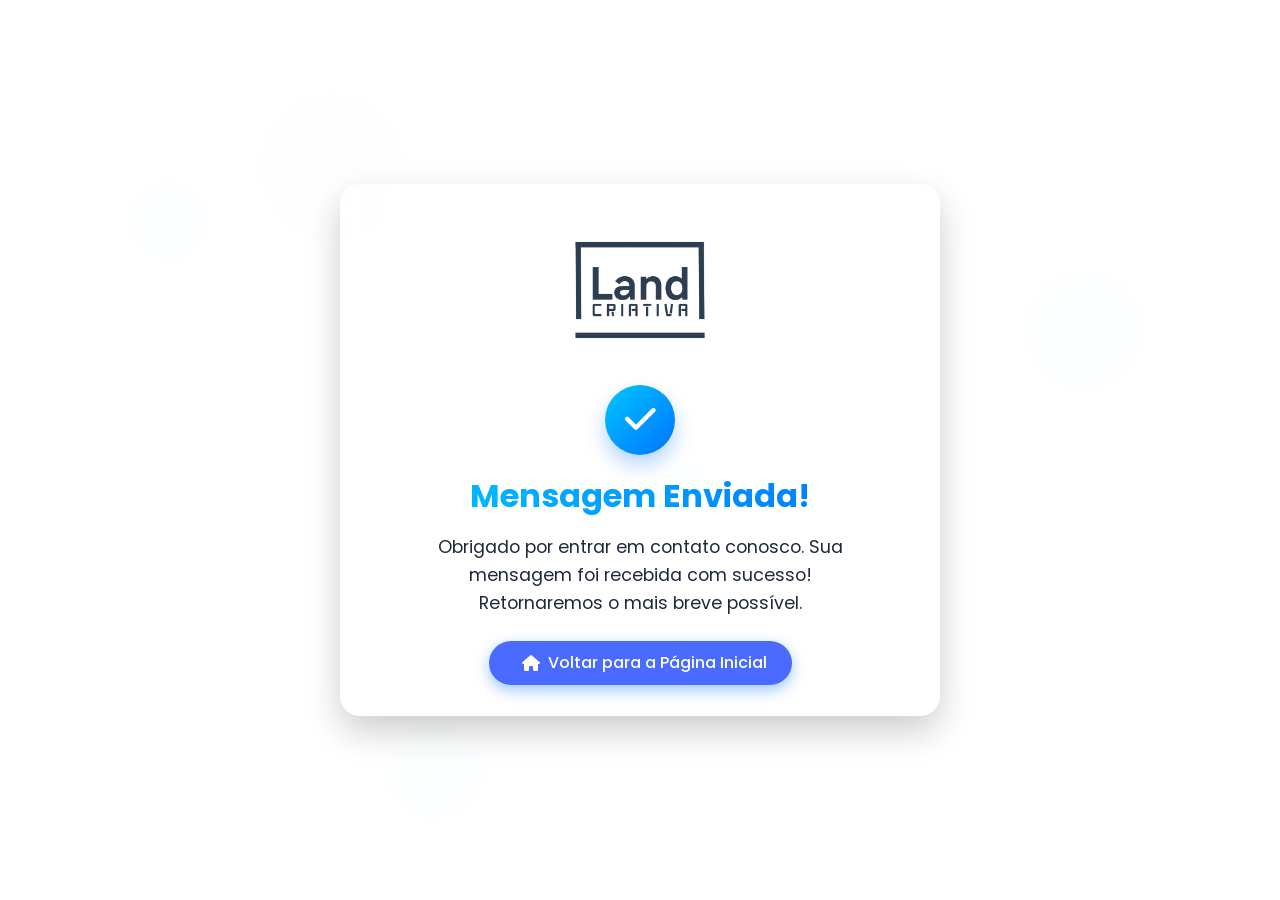
<file: obrigado.html>
<!DOCTYPE html>
<html lang="pt-BR">
<head>
    <meta charset="UTF-8">
    <meta name="viewport" content="width=device-width, initial-scale=1.0">
    <title>Mensagem Enviada | Land Criativa - Landing Pages Profissionais</title>
    
    <!-- Meta Tags Principais de SEO -->
    <meta name="description" content="Obrigado por entrar em contato com a Land Criativa. Sua mensagem foi enviada com sucesso e retornaremos em breve.">
    <meta name="robots" content="noindex, follow">
    
    <!-- Favicons -->
    <link rel="apple-touch-icon" sizes="180x180" href="../imgs/favicon/apple-touch-icon.png">
    <link rel="icon" type="image/png" sizes="32x32" href="../imgs/favicon/favicon-32x32.png">
    <link rel="icon" type="image/png" sizes="16x16" href="../imgs/favicon/favicon-16x16.png">
    <link rel="icon" type="image/x-icon" href="../imgs/favicon/favicon.ico">
    
    <!-- Preconnect e Preload -->
    <link rel="preconnect" href="https://fonts.googleapis.com">
    <link rel="preconnect" href="https://fonts.gstatic.com" crossorigin>
    <link rel="preload" href="https://cdn.jsdelivr.net/npm/bootstrap@5.3.2/dist/css/bootstrap.min.css" as="style">
    <link rel="preload" href="styles.css" as="style">
    
    <!-- Estilos -->
    <link href="https://fonts.googleapis.com/css2?family=Fira+Code:wght@300;400;500;600;700&family=Poppins:wght@300;400;500;600;700&display=swap" rel="stylesheet">
    <link href="https://cdn.jsdelivr.net/npm/bootstrap@5.3.2/dist/css/bootstrap.min.css" rel="stylesheet">
    <link rel="stylesheet" href="https://cdnjs.cloudflare.com/ajax/libs/font-awesome/6.4.2/css/all.min.css">
    <link rel="stylesheet" href="https://cdn.jsdelivr.net/npm/aos@2.3.4/dist/aos.css">
    <link rel="stylesheet" href="styles.css">
    <link rel="stylesheet" href="custom.css">
    <link rel="stylesheet" href="obrigado.css">
</head>
<body>
    <!-- Preloader -->
    <div class="preloader">
        <div class="loader">
            <svg viewBox="0 0 80 80">
                <circle id="loader-circle" cx="40" cy="40" r="32"></circle>
            </svg>
            <div class="loader-text">
                <span>L</span>
                <span>A</span>
                <span>N</span>
                <span>D</span>
                <span>I</span>
                <span>N</span>
                <span>G</span>
            </div>
        </div>
    </div>

    <!-- Header -->
    <header class="header-area">
        <nav class="navbar navbar-expand-lg fixed-top">
            <div class="container">
                <div class="theme-switch-wrapper ms-auto">
                    <button class="theme-switch" aria-label="Alternar tema">
                        <i class="fas fa-moon"></i>
                    </button>
                </div>
            </div>
        </nav>
    </header>

    <!-- Success Section -->
    <section class="success-section">
        <div class="bg-particles">
            <div class="particle"></div>
            <div class="particle"></div>
            <div class="particle"></div>
            <div class="particle"></div>
            <div class="particle"></div>
        </div>
        
        <div class="container">
            <div class="success-container" data-aos="fade-up">
                <div class="logo-area">
                    <img src="imgs/Logo land White.png" alt="Land Criativa Logo" class="logo-light">
                    <img src="imgs/Logo land Black.png" alt="Land Criativa Logo" class="logo-dark">
                </div>
                
                <div class="success-icon">
                    <i class="fas fa-check"></i>
                </div>
                
                <h1 class="success-title">Mensagem Enviada!</h1>
                
                <p class="success-message">
                    Obrigado por entrar em contato conosco. Sua mensagem foi recebida com sucesso!
                    <br>Retornaremos o mais breve possível.
                </p>
                
                <a href="index" class="btn btn-primary rounded-pill">
                    <i class="fas fa-home me-2"></i>Voltar para a Página Inicial
                </a>
            </div>
        </div>
    </section>

    <!-- Scripts -->
    <script src="https://cdn.jsdelivr.net/npm/bootstrap@5.3.2/dist/js/bootstrap.bundle.min.js"></script>
    <script src="https://cdn.jsdelivr.net/npm/aos@2.3.4/dist/aos.js"></script>
    <script src="scripts.js"></script>
    <script>
        document.addEventListener('DOMContentLoaded', function() {
            // Configuração AOS
            AOS.init({
                duration: 1000,
                easing: 'ease-out-cubic',
                once: true
            });
        });
    </script>
</body>
</html>
</file>
<file: templates/ChronusMasterclass/styles.css>
/* Estilos gerais */
body {
    font-family: 'Maven Pro', sans-serif;
    color: #FFFFFF;
    line-height: 1.6;
    background-color: #18120C;
    overflow-x: hidden;
}

h1, h2, h3, h4, h5, h6 {
    font-family: 'Quicksand', sans-serif;
    font-weight: 700;
}

p {
    font-family: 'Maven Pro', sans-serif;
}

.section-title {
    font-size: 1.8rem;
    margin-bottom: 30px;
}

/* Header Section */
.header-section {
    background-image: url('imgs/chronus-bg-2.jpg');
    background-size: cover;
    background-position: center;
    position: relative;
    padding: 150px 0 0;
    margin-bottom: -1px; /* Elimina gap entre a seção e a onda */
}

.header-section::before {
    content: '';
    position: absolute;
    top: 0;
    left: 0;
    right: 0;
    bottom: 0;
    background-color: rgba(24, 18, 12, 0.9);
    z-index: 0;
}

.header-section .container {
    position: relative;
    z-index: 1;
}

/* Onda de transição */
.wave-divider {
    position: relative;
    bottom: 0;
    left: 0;
    width: 100%;
    overflow: hidden;
    line-height: 0;
    z-index: 2;
    margin-top: -1px; /* Garante que não haja gap */
}

.wave-divider svg {
    position: relative;
    display: block;
    width: 100%;
    height: 100px;
}

.logo {
    width: 50%;
    margin-bottom: 20px;
}

.title {
    font-size: 1.8rem;
    color: #FFFFFF;
    margin-bottom: 15px;
}

.date {
    font-size: 1.1rem;
    color: #EFE3C5;
    margin-bottom: 30px;
}

.signup-form {
    margin-top: 30px;
}

.form-control {
    background-color: rgba(255, 255, 255, 0.3);
    border: none;
    color: #FFFFFF;
    padding: 12px 15px;
    font-family: 'Montserrat', sans-serif;
}

.form-control::placeholder {
    color: #FFFFFF;
}

.btn-garantir {
    background-color: #FFBA00;
    border: none;
    color: #251300;
    font-family: 'Poppins', sans-serif;
    font-weight: 500;
    padding: 10px 20px;
    width: 100%;
    transition: all 0.3s ease;
}

.btn-garantir:hover {
    background-color: #FF9C00;
    color: #251300;
}

.expert-image {
    margin-top: -80px;
    margin-bottom: -21px;
    text-align: right;
}

/* Procrastination Section */
.procrastination-section {
    background-color: #0D0906;
    padding: 80px 0;
    position: relative;
    margin-top: -1px; /* Elimina gap entre a onda e a seção */
}

.procrastination-section::before {
    content: '';
    position: absolute;
    top: 0;
    left: 0;
    right: 0;
    bottom: 0;
    background-image: url('imgs/bg-2-1.jpg');
    background-position: center left;
    background-repeat: no-repeat;
    background-size: cover;
    opacity: 0.5; /* Reduzindo a opacidade para um efeito mais escuro */
    z-index: 0;
}

.procrastination-section .container {
    position: relative;
    z-index: 1;
}

.content-text {
    padding: 0 30px;
    text-align: center;
}

.depression-image, .success-image {
    max-width: 100%;
    height: auto;
}

/* About Section */
.about-section {
    background-color: #FF9C00;
    padding: 50px 0;
}

.expert-image-2 {
    margin: -60px 0;
}

/* Footer Section */
.footer-section {
    background-color: #18120C;
    padding: 40px 0;
}

.disclaimer {
    font-size: 0.8rem;
    text-align: center;
}

.footer-logo {
    width: 25%;
    margin: 20px 0;
}

/* Responsividade */
@media (max-width: 992px) {
    .header-section {
        padding: 80px 0 0;
    }
    
    .title {
        font-size: 1.5rem;
    }
    
    .expert-image, .expert-image-2 {
        margin: 0;
        text-align: center;
    }
    
    .depression-image, .success-image, .expert-image-2 {
        margin: -40px;
    }
    
    .content-text {
        padding: 10px;
    }
    
    .wave-divider svg {
        height: 70px;
    }
}

@media (max-width: 768px) {
    .header-section {
        padding: 50px 0 0;
    }
    
    .procrastination-section, .about-section {
        padding: 50px 0;
    }
    
    .success-image {
        margin: 0 -40px -40px -40px;
    }
    
    .expert-image-2 {
        margin: -70px -60px -60px -60px;
    }
    
    .footer-logo {
        width: 47%;
    }
    
    .wave-divider svg {
        height: 50px;
    }
}

@media (max-width: 576px) {
    .header-section {
        padding: 50px 0 0;
    }
    
    .procrastination-section, .about-section {
        padding: 20px 0 100px;
    }
    
    .wave-divider svg {
        height: 40px;
    }
}

/* Media Queries */
@media (max-width: 992px) {
    .hero-section {
        min-height: auto;
        padding: 80px 0;
    }
    .hero-content h1 {
        font-size: 32px;
    }
    .hero-content p {
        font-size: 16px;
    }
    .about-section .row {
        flex-direction: column-reverse;
    }
}

/* Botão Voltar para Projetos */
.return-to-projects-bar {
    position: fixed;
    bottom: 0;
    left: 0;
    width: 100%;
    background: linear-gradient(45deg, #17a2b8, #0056b3);
    text-align: center;
    padding: 15px 0;
    z-index: 1000;
    box-shadow: 0 -3px 20px rgba(0, 0, 0, 0.15);
}

.return-to-projects-btn {
    color: white;
    font-weight: 600;
    text-decoration: none;
    display: inline-flex;
    align-items: center;
    justify-content: center;
    font-size: 1rem;
    padding: 8px 30px;
    border-radius: 50px;
    background-color: rgba(255, 255, 255, 0.12);
    transition: all 0.3s ease;
    border: 1px solid rgba(255, 255, 255, 0.25);
    position: relative;
    max-width: 100%;
}

.return-to-projects-btn:hover {
    background-color: rgba(255, 255, 255, 0.2);
    transform: translateY(-2px);
    color: white;
    box-shadow: 0 5px 15px rgba(0, 0, 0, 0.2);
}

.land-logo-btn {
    height: 50px;
    margin-left: 20px;
    margin-right: 0;
    transition: all 0.3s ease;
    filter: drop-shadow(0 2px 3px rgba(0, 0, 0, 0.2));
}

.return-text {
    position: relative;
    display: inline-block;
    font-size: 1.05rem;
}

.return-to-projects-btn i {
    transition: transform 0.3s ease;
    margin-right: 8px;
    font-size: 16px;
}

.return-to-projects-btn:hover i {
    transform: translateX(-5px);
}

@media (max-width: 768px) {
    .return-text {
        font-size: 0.95rem;
    }
    
    .land-logo-btn {
        height: 45px;
        margin-left: 15px;
        margin-right: 0;
    }
    
    .return-to-projects-bar {
        padding: 12px 0;
    }
    
    .return-to-projects-btn {
        padding: 10px 15px;
        width: 100%;
        max-width: 350px;
        font-size: 0.95rem;
    }
}
</file>
<file: templates/ConversoAdvogados/styles.css>
/* Estilos Gerais */
:root {
    --primary-color: #a78743;
    --dark-blue: #0a1a2a;
    --text-light: #ffffff;
    --text-dark: #333333;
    --section-padding: 80px 0;
}

body {
    font-family: 'Segoe UI', Tahoma, Geneva, Verdana, sans-serif;
    color: var(--text-dark);
    overflow-x: hidden;
    padding-bottom: 60px; /* Espaço para a barra fixa */
}

h1, h2, h3, h4, h5, h6 {
    font-weight: 700;
}

.section-title {
    color: var(--primary-color);
    font-size: 1.2rem;
    margin-bottom: 0.5rem;
    text-transform: uppercase;
    position: relative;
    display: inline-block;
}

.section-subtitle {
    color: var(--text-dark);
    font-size: 1.8rem;
    margin-bottom: 2rem;
    font-weight: 600;
}

.btn-primary {
    background-color: var(--primary-color);
    border-color: var(--primary-color);
    color: var(--text-light);
    text-transform: uppercase;
    font-weight: 600;
    padding: 10px 25px;
    border-radius: 0;
}

.btn-primary:hover {
    background-color: var(--dark-blue);
    border-color: var(--dark-blue);
}

.btn-saiba-mais {
    background-color: transparent;
    border: 2px solid var(--primary-color);
    color: var(--primary-color);
    font-size: 0.8rem;
    font-weight: 600;
    padding: 8px 20px;
    border-radius: 0;
}

.btn-saiba-mais:hover {
    background-color: var(--primary-color);
    color: var(--text-light);
}

/* Barra de Retorno para Projetos */
.return-to-projects-bar {
    position: fixed;
    bottom: 0;
    left: 0;
    width: 100%;
    background: linear-gradient(45deg, #17a2b8, #0056b3);
    text-align: center;
    padding: 15px 0;
    z-index: 1000;
    box-shadow: 0 -3px 20px rgba(0, 0, 0, 0.15);
}

.return-to-projects-btn {
    color: white;
    font-weight: 600;
    text-decoration: none;
    display: inline-flex;
    align-items: center;
    justify-content: center;
    font-size: 1rem;
    padding: 8px 30px;
    border-radius: 50px;
    background-color: rgba(255, 255, 255, 0.12);
    transition: all 0.3s ease;
    border: 1px solid rgba(255, 255, 255, 0.25);
    position: relative;
    max-width: 100%;
}

.return-to-projects-btn:hover {
    background-color: rgba(255, 255, 255, 0.2);
    transform: translateY(-2px);
    color: white;
    box-shadow: 0 5px 15px rgba(0, 0, 0, 0.2);
}

.land-logo-btn {
    height: 50px;
    margin-left: 20px;
    margin-right: 0;
    transition: all 0.3s ease;
    filter: drop-shadow(0 2px 3px rgba(0, 0, 0, 0.2));
}

.return-text {
    position: relative;
    display: inline-block;
    font-size: 1.05rem;
}

.return-to-projects-btn i {
    transition: transform 0.3s ease;
    margin-right: 8px;
    font-size: 16px;
}

.return-to-projects-btn:hover i {
    transform: translateX(-5px);
}

/* Botão Voltar para Projetos (versão antiga - mantido para referência) */
.btn-voltar {
    position: relative;
    z-index: 100;
    font-size: 0.9rem;
    border: 2px solid var(--primary-color);
    color: var(--primary-color);
    background-color: rgba(255, 255, 255, 0.9);
    padding: 8px 16px;
    margin-top: 15px;
    border-radius: 4px;
    font-weight: 600;
    transition: all 0.3s ease;
    box-shadow: 0 4px 6px rgba(0, 0, 0, 0.1);
}

.btn-voltar:hover {
    background-color: var(--primary-color);
    color: var(--text-light);
    transform: translateY(-2px);
    box-shadow: 0 6px 10px rgba(0, 0, 0, 0.15);
}

/* Navbar */
#main-navbar {
    background-color: rgba(10, 26, 42, 0.8);
    padding: 15px 0;
    position: fixed;
    width: 100%;
    top: 0;
    z-index: 1000;
    transition: all 0.3s ease;
}

#main-navbar.scrolled {
    background-color: var(--dark-blue);
    padding: 10px 0;
}

.navbar-brand .logo {
    height: 40px;
}

.navbar-dark .navbar-nav .nav-link {
    color: var(--text-light);
    font-weight: 500;
    padding: 0 15px;
    font-size: 0.9rem;
}

.navbar-dark .navbar-nav .nav-link:hover,
.navbar-dark .navbar-nav .nav-link.active {
    color: var(--primary-color);
}

.btn-contato {
    margin-left: 15px;
    font-size: 0.8rem;
    padding: 8px 15px;
}

/* Hero Section */
#hero {
    background: url('imgs/slide-1.jpg') no-repeat center center;
    background-size: cover;
    height: 100vh;
    position: relative;
    color: var(--text-light);
}

#hero::before {
    content: '';
    position: absolute;
    top: 0;
    left: 0;
    width: 100%;
    height: 100%;
    background: rgba(10, 26, 42, 0.7);
}

.hero-content {
    position: relative;
    padding-top: 150px;
}

.hero-content h1 {
    font-size: 2.5rem;
    font-weight: 700;
    margin-bottom: 20px;
    line-height: 1.3;
}

.hero-content p {
    font-size: 1.1rem;
    margin-bottom: 30px;
    max-width: 600px;
}

.novo-badge {
    display: inline-block;
    background-color: #4CAF50;
    color: white;
    padding: 5px 15px;
    border-radius: 20px;
    font-weight: 600;
    margin-bottom: 20px;
    font-size: 0.9rem;
}

/* Áreas de Atuação */
#areas-atuacao {
    padding: var(--section-padding);
    background-color: #f9f9f9;
}

.area-card {
    background-color: var(--dark-blue);
    color: var(--text-light);
    padding: 40px 20px;
    border-radius: 5px;
    height: 100%;
    transition: all 0.3s ease;
}

.area-card:hover {
    transform: translateY(-10px);
    box-shadow: 0 10px 20px rgba(0, 0, 0, 0.1);
}

.area-icon {
    margin-bottom: 20px;
}

.area-icon img {
    height: 60px;
    width: auto;
}

.area-card h4 {
    font-size: 1.1rem;
    font-weight: 600;
    margin-bottom: 15px;
}

.area-desc {
    font-size: 0.9rem;
    line-height: 1.5;
    margin-bottom: 0;
}

/* Sobre */
#sobre {
    padding: var(--section-padding);
    background-color: var(--dark-blue);
    color: var(--text-light);
}

.sobre-img img {
    border-radius: 5px;
    box-shadow: 0 10px 30px rgba(0, 0, 0, 0.2);
}

.sobre-content h2 {
    font-size: 2rem;
    margin-bottom: 20px;
    color: var(--text-light);
}

.sobre-texto {
    margin-bottom: 20px;
    line-height: 1.6;
}

.oab-badge {
    display: inline-block;
    background-color: rgba(167, 135, 67, 0.2);
    color: var(--primary-color);
    padding: 10px 20px;
    border-radius: 5px;
    font-weight: 600;
}

/* Diferenciais */
#diferenciais {
    padding: var(--section-padding);
    background-color: #f9f9f9;
}

.diferencial-card {
    background-color: var(--dark-blue);
    color: var(--text-light);
    padding: 30px 20px;
    border-radius: 5px;
    height: 100%;
    transition: all 0.3s ease;
}

.diferencial-card:hover {
    transform: translateY(-10px);
    box-shadow: 0 10px 20px rgba(0, 0, 0, 0.1);
}

.diferencial-icon {
    margin-bottom: 20px;
}

.diferencial-icon img {
    height: 50px;
    width: auto;
}

.diferencial-card h4 {
    font-size: 1rem;
    font-weight: 600;
    margin-bottom: 15px;
}

.diferencial-card p {
    font-size: 0.9rem;
    line-height: 1.5;
}

/* Contato */
#contato {
    padding: var(--section-padding);
    background-color: #fff;
}

.contato-desc {
    font-size: 1.1rem;
    margin-bottom: 25px;
    max-width: 600px;
}

.contato-form .form-control,
.contato-form .form-select {
    padding: 12px 15px;
    border-radius: 0;
    border: 1px solid #ddd;
    margin-bottom: 15px;
}

.contato-form .form-control:focus,
.contato-form .form-select:focus {
    box-shadow: none;
    border-color: var(--primary-color);
}

.contato-info {
    background-color: var(--dark-blue);
    color: var(--text-light);
    padding: 30px;
    border-radius: 5px;
    height: 100%;
}

.contato-info h4 {
    color: var(--primary-color);
    margin-bottom: 20px;
    font-size: 1.2rem;
}

.contato-info ul li {
    margin-bottom: 15px;
    padding-left: 30px;
    position: relative;
}

.contato-info ul li i {
    position: absolute;
    left: 0;
    top: 3px;
    color: var(--primary-color);
}

.social-links {
    display: flex;
    gap: 15px;
    margin-top: 15px;
}

.social-link {
    display: flex;
    align-items: center;
    justify-content: center;
    width: 40px;
    height: 40px;
    background-color: rgba(167, 135, 67, 0.2);
    color: var(--primary-color);
    border-radius: 50%;
    text-decoration: none;
    transition: all 0.3s ease;
}

.social-link:hover {
    background-color: var(--primary-color);
    color: var(--text-light);
}

/* Footer */
.footer {
    background-color: var(--dark-blue);
    color: var(--text-light);
    padding: 50px 0 20px;
}

.footer-logo {
    height: 40px;
    margin-bottom: 15px;
}

.footer h5 {
    color: var(--primary-color);
    margin-bottom: 20px;
    font-size: 1.1rem;
}

.footer p {
    font-size: 0.9rem;
    opacity: 0.8;
}

.footer-links li {
    margin-bottom: 10px;
}

.footer-links a {
    color: var(--text-light);
    text-decoration: none;
    transition: all 0.3s ease;
    font-size: 0.9rem;
}

.footer-links a:hover {
    color: var(--primary-color);
    padding-left: 5px;
}

.footer .input-group {
    margin-top: 15px;
}

.footer .form-control {
    background-color: rgba(255, 255, 255, 0.1);
    border: none;
    color: var(--text-light);
    padding: 10px 15px;
    border-radius: 0;
}

.footer .form-control::placeholder {
    color: rgba(255, 255, 255, 0.5);
}

.footer .input-group .btn {
    border-radius: 0;
    padding: 10px 20px;
}

/* Responsividade */
@media (max-width: 991px) {
    .hero-content h1 {
        font-size: 2rem;
    }
    
    .section-subtitle {
        font-size: 1.5rem;
    }
    
    .contato-info {
        margin-top: 30px;
    }
}

@media (max-width: 767px) {
    .hero-content {
        padding-top: 100px;
    }
    
    .hero-content h1 {
        font-size: 1.8rem;
    }
    
    .btn-contato {
        margin-left: 0;
        margin-top: 10px;
    }
    
    .footer .col-md-4:not(:first-child) {
        margin-top: 30px;
    }
    
    .return-to-projects-bar {
        padding: 12px 0;
    }
    
    .return-to-projects-btn {
        padding: 10px 15px;
        width: 100%;
        max-width: 350px;
        font-size: 0.95rem;
    }
    
    .land-logo-btn {
        height: 45px;
        margin-left: 15px;
        margin-right: 0;
    }
    
    .return-text {
        font-size: 0.95rem;
    }
}
</file>
<file: templates/SpaceBank/styles.css>
/* Estilos Gerais */
:root {
    --primary-color: #4705FF;
    --secondary-color: #962EFF;
    --dark-bg: #09070F;
    --light-text: #FFFFFF;
    --card-radius: 30px;
    --gradient-primary: linear-gradient(135deg, #4705FF, #962EFF);
    --box-shadow: 0 10px 30px rgba(71, 5, 255, 0.2);
    --transition: all 0.4s cubic-bezier(0.175, 0.885, 0.32, 1.275);
}

body {
    font-family: 'Roboto', sans-serif;
    background-color: var(--dark-bg);
    color: var(--light-text);
    overflow-x: hidden;
    line-height: 1.6;
    padding-bottom: 60px;
}

h1, h2, h3, h4, h5, h6 {
    font-family: 'Work Sans', sans-serif;
    font-weight: 600;
    letter-spacing: -0.5px;
}

h1 {
    font-size: 3.5rem;
    font-weight: 700;
    margin-bottom: 30px;
    line-height: 1.2;
    background: var(--gradient-primary);
    -webkit-background-clip: text;
    background-clip: text;
    color: transparent;
    display: inline-block;
}

h2 {
    font-size: 3rem;
    font-weight: 700;
    margin-bottom: 25px;
    line-height: 1.2;
}

h3 {
    font-size: 2rem;
    font-weight: 600;
}

h4 {
    font-size: 1.5rem;
    font-weight: 600;
}

p {
    font-size: 1rem;
    line-height: 1.8;
    margin-bottom: 1.5rem;
}

.btn {
    border-radius: 50px;
    padding: 12px 30px;
    font-weight: 500;
    transition: var(--transition);
    letter-spacing: 0.5px;
    text-transform: uppercase;
    font-size: 0.9rem;
}

.btn-outline-light {
    border: 2px solid var(--light-text);
    color: var(--light-text);
    position: relative;
    z-index: 1;
    overflow: hidden;
}

.btn-outline-light:hover {
    background-color: transparent;
    border-color: var(--primary-color);
    color: var(--light-text);
}

.btn-outline-light::before {
    content: "";
    position: absolute;
    top: 0;
    left: 0;
    width: 0;
    height: 100%;
    background: var(--gradient-primary);
    z-index: -1;
    transition: 0.5s;
    transform: skewX(-15deg);
}

.btn-outline-light:hover::before {
    width: 100%;
}

section {
    padding: 7rem 0;
    position: relative;
    overflow: hidden;
}

.purple-orb {
    position: absolute;
    width: 200px;
    height: 200px;
    border-radius: 50%;
    background: var(--gradient-primary);
    filter: blur(80px);
    z-index: 0;
    opacity: 0.7;
}

/* Header/Navbar */
header {
    background-color: transparent;
    padding: 20px 0;
    position: absolute;
    width: 100%;
    z-index: 100;
}

.navbar {
    padding: 15px 0;
}

.navbar-brand {
    color: var(--light-text);
    font-weight: 800;
    font-size: 1.8rem;
    letter-spacing: 1px;
    position: relative;
    font-family: 'Orbitron', sans-serif;
    text-shadow: 0 0 10px rgba(71, 5, 255, 0.5);
}

.navbar-brand::after {
    content: "";
    position: absolute;
    bottom: -5px;
    left: 0;
    width: 40px;
    height: 3px;
    background: var(--secondary-color);
}

.navbar-brand:hover {
    color: var(--light-text);
    cursor: default;
}

.nav-link {
    color: var(--light-text);
    margin: 0 15px;
    font-weight: 500;
    position: relative;
    padding: 5px 0;
}

.nav-link::after {
    content: "";
    position: absolute;
    bottom: 0;
    left: 0;
    width: 0;
    height: 2px;
    background: var(--gradient-primary);
    transition: width 0.3s ease;
}

.nav-link:hover::after {
    width: 100%;
}

.nav-link:hover {
    color: var(--light-text);
}

/* Hero Section */
.hero-section {
    background-color: var(--dark-bg);
    padding-top: 200px;
    padding-bottom: 120px;
    position: relative;
    overflow: hidden;
}

.orb-1 {
    top: 10%;
    left: 5%;
    animation: float 15s infinite alternate;
}

.orb-2 {
    bottom: 20%;
    right: 10%;
    animation: float 12s infinite alternate-reverse;
}

@keyframes float {
    0% {
        transform: translateY(0) translateX(0);
    }
    50% {
        transform: translateY(-30px) translateX(20px);
    }
    100% {
        transform: translateY(0) translateX(0);
    }
}

/* Cards da Primeira Seção */
.hero-section .row .col-md-4 {
    display: flex;
    flex-direction: column;
}

.feature-card {
    background: linear-gradient(135deg, var(--primary-color), rgba(150, 46, 255, 0.7));
    border-radius: var(--card-radius);
    padding: 25px;
    height: 220px;
    min-height: 220px;
    max-height: 260px;
    transition: var(--transition);
    position: relative;
    overflow: hidden;
    z-index: 1;
    box-shadow: var(--box-shadow);
    display: flex;
    flex-direction: column;
    justify-content: space-between;
}

.feature-card::before {
    content: "";
    position: absolute;
    top: 0;
    left: 0;
    width: 100%;
    height: 100%;
    background: rgba(255, 255, 255, 0.05);
    z-index: -1;
    transform: skewY(-5deg) translateY(10px);
    transition: var(--transition);
}

.feature-card:hover {
    transform: translateY(-15px);
}

.feature-card:hover::before {
    transform: skewY(-5deg) translateY(0);
}

.feature-card h3 {
    font-size: 1.5rem;
    margin-bottom: 15px;
}

.feature-card p {
    font-size: 0.9rem;
    margin-bottom: 15px;
    flex-grow: 1;
}

.card-1 {
    background: linear-gradient(135deg, var(--primary-color), rgba(71, 5, 255, 0.8));
    height: 100%;
}

.card-2 {
    background: linear-gradient(135deg, var(--secondary-color), rgba(150, 46, 255, 0.8));
    margin-bottom: 20px;
    height: 130px;
    min-height: 130px;
}

.card-3 {
    background: linear-gradient(135deg, var(--primary-color), rgba(150, 46, 255, 0.8));
    height: 130px;
    min-height: 130px;
}

.card-download {
    background: linear-gradient(135deg, rgba(150, 46, 255, 0.5), var(--primary-color));
    height: 100%;
}

.read-more {
    color: var(--light-text);
    text-decoration: none;
    font-weight: 500;
    display: inline-flex;
    align-items: center;
    transition: var(--transition);
    position: relative;
    padding-bottom: 3px;
}

.read-more::after {
    content: "";
    position: absolute;
    bottom: 0;
    left: 0;
    width: 0;
    height: 2px;
    background: var(--light-text);
    transition: width 0.3s ease;
}

.read-more:hover::after {
    width: 100%;
}

.read-more i {
    margin-left: 10px;
    transition: transform 0.3s ease;
}

.read-more:hover i {
    transform: translateX(8px);
}

.hero-image {
    text-align: center;
    position: relative;
}

.hero-image img {
    transform: perspective(1000px) rotateY(-10deg);
    transition: transform 0.5s ease;
    filter: drop-shadow(0 20px 30px rgba(71, 5, 255, 0.3));
}

.hero-image:hover img {
    transform: perspective(1000px) rotateY(0deg);
}

/* Solution Section */
.solution-section {
    background-color: var(--dark-bg);
    position: relative;
}

.benefits-list ul li {
    margin-bottom: 15px;
    display: flex;
    align-items: center;
    transition: transform 0.3s ease;
}

.benefits-list ul li:hover {
    transform: translateX(10px);
}

.benefits-list i {
    color: var(--secondary-color);
    margin-right: 15px;
    font-size: 20px;
    filter: drop-shadow(0 0 5px rgba(150, 46, 255, 0.5));
}

.feature-box {
    background: linear-gradient(135deg, var(--primary-color), rgba(150, 46, 255, 0.8));
    border-radius: var(--card-radius);
    padding: 30px;
    height: 100%;
    transition: var(--transition);
    position: relative;
    overflow: hidden;
    z-index: 1;
    box-shadow: var(--box-shadow);
}

.feature-box::before {
    content: "";
    position: absolute;
    top: 0;
    left: 0;
    width: 100%;
    height: 100%;
    background: rgba(255, 255, 255, 0.05);
    z-index: -1;
    transform: skewY(-5deg) translateY(10px);
    transition: var(--transition);
}

.feature-box:hover {
    transform: translateY(-15px);
}

.feature-box:hover::before {
    transform: skewY(-5deg) translateY(0);
}

.icon-box {
    font-size: 40px;
    color: var(--light-text);
    margin-bottom: 20px;
    filter: drop-shadow(0 0 8px rgba(255, 255, 255, 0.3));
}

/* Features Section */
.features-section {
    background-color: var(--dark-bg);
    position: relative;
}

.orb-3 {
    top: 30%;
    left: 10%;
    animation: float 14s infinite alternate;
}

.orb-4 {
    bottom: 20%;
    right: 5%;
    animation: float 10s infinite alternate-reverse;
}

.phone-image {
    text-align: center;
    position: relative;
}

.phone-image img {
    transform: perspective(1000px) rotateY(10deg);
    transition: transform 0.5s ease;
    filter: drop-shadow(0 20px 30px rgba(71, 5, 255, 0.3));
    animation: float-phone 5s ease-in-out infinite;
}

@keyframes float-phone {
    0%, 100% {
        transform: perspective(1000px) rotateY(10deg) translateY(0);
    }
    50% {
        transform: perspective(1000px) rotateY(10deg) translateY(-20px);
    }
}

/* Registration Steps */
.registration-section {
    background-color: var(--dark-bg);
    position: relative;
}

.steps-list {
    list-style: none;
    padding: 0;
    margin: 30px 0;
    counter-reset: step-counter;
}

.steps-list li {
    display: flex;
    align-items: center;
    margin-bottom: 25px;
    position: relative;
    padding-left: 35px;
    counter-increment: step-counter;
    transition: transform 0.3s ease;
}

.steps-list li::before {
    content: counter(step-counter);
    position: absolute;
    left: 0;
    top: 50%;
    transform: translateY(-50%);
    width: 25px;
    height: 25px;
    background: var(--gradient-primary);
    color: var(--light-text);
    border-radius: 50%;
    display: flex;
    align-items: center;
    justify-content: center;
    font-size: 14px;
    font-weight: 600;
}

.steps-list li:hover {
    transform: translateX(10px);
}

.step-line {
    display: inline-block;
    width: 30px;
    height: 2px;
    background-color: var(--secondary-color);
    margin-right: 15px;
    position: relative;
}

.step-line::before {
    content: "";
    position: absolute;
    top: 50%;
    left: 0;
    width: 0;
    height: 2px;
    background-color: var(--light-text);
    transform: translateY(-50%);
    transition: width 0.3s ease;
}

.steps-list li:hover .step-line::before {
    width: 100%;
}

.floating-phone {
    text-align: center;
    position: relative;
}

.floating-phone img {
    animation: float-phone-vertical 6s ease-in-out infinite;
    filter: drop-shadow(0 20px 30px rgba(71, 5, 255, 0.3));
    transform: perspective(1000px) rotateY(-10deg);
}

@keyframes float-phone-vertical {
    0%, 100% {
        transform: perspective(1000px) rotateY(-10deg) translateY(0);
    }
    50% {
        transform: perspective(1000px) rotateY(-10deg) translateY(-30px);
    }
}

/* Why Choose Us */
.why-choose-us {
    background-color: var(--dark-bg);
    position: relative;
}

.orb-5 {
    top: 50%;
    right: 15%;
    animation: float 16s infinite alternate;
}

.section-desc {
    max-width: 800px;
    margin: 0 auto 40px;
    font-size: 1.1rem;
    line-height: 1.8;
}

.choose-card {
    background: linear-gradient(135deg, var(--primary-color), rgba(150, 46, 255, 0.8));
    border-radius: var(--card-radius);
    padding: 40px 30px;
    height: 100%;
    transition: var(--transition);
    position: relative;
    overflow: hidden;
    z-index: 1;
    box-shadow: var(--box-shadow);
    display: flex;
    flex-direction: column;
    justify-content: space-between;
}

.choose-card::before {
    content: "";
    position: absolute;
    top: 0;
    left: 0;
    width: 100%;
    height: 100%;
    background: rgba(255, 255, 255, 0.05);
    z-index: -1;
    transform: skewY(-5deg) translateY(10px);
    transition: var(--transition);
}

.choose-card:hover {
    transform: translateY(-15px);
}

.choose-card:hover::before {
    transform: skewY(-5deg) translateY(0);
}

.choose-card h4 {
    margin-bottom: 20px;
    font-weight: 600;
    position: relative;
    padding-bottom: 15px;
}

.choose-card h4::after {
    content: "";
    position: absolute;
    bottom: 0;
    left: 0;
    width: 40px;
    height: 3px;
    background-color: var(--light-text);
    transition: width 0.3s ease;
}

.choose-card:hover h4::after {
    width: 80px;
}

/* Testimonials */
.testimonials-section {
    background-color: var(--dark-bg);
    position: relative;
}

.phone-mockup {
    text-align: center;
    position: relative;
}

.phone-mockup img {
    transform: perspective(1000px) rotateY(10deg);
    transition: transform 0.5s ease;
    filter: drop-shadow(0 20px 30px rgba(71, 5, 255, 0.3));
    animation: float-phone 5s ease-in-out infinite;
}

.testimonial-card {
    background-color: var(--light-text);
    border-radius: var(--card-radius);
    padding: 40px;
    color: #333;
    position: relative;
    box-shadow: 0 15px 30px rgba(0, 0, 0, 0.1);
    margin: 20px 10px;
    transition: var(--transition);
}

.testimonial-card:hover {
    transform: translateY(-10px);
    box-shadow: 0 20px 40px rgba(71, 5, 255, 0.2);
}

.user-info {
    display: flex;
    align-items: center;
    margin-bottom: 25px;
}

.user-info img {
    width: 70px;
    height: 70px;
    border-radius: 50%;
    margin-right: 20px;
    object-fit: cover;
    border: 3px solid var(--primary-color);
    transition: transform 0.3s ease;
}

.testimonial-card:hover .user-info img {
    transform: scale(1.1);
}

.user-info h5 {
    margin-bottom: 5px;
    font-weight: 700;
    color: #222;
    font-size: 1.2rem;
}

.user-info p {
    margin-bottom: 0;
    color: #666;
    font-size: 0.9rem;
}

.comment {
    font-size: 1rem;
    line-height: 1.8;
    color: #444;
    font-style: italic;
}

.quote-icon {
    position: absolute;
    bottom: 20px;
    right: 20px;
    font-size: 60px;
    color: var(--primary-color);
    opacity: 0.2;
    transition: all 0.3s ease;
}

.testimonial-card:hover .quote-icon {
    opacity: 0.4;
    transform: scale(1.2);
}

.carousel-control-prev, .carousel-control-next {
    width: 40px;
    height: 40px;
    background-color: var(--primary-color);
    border-radius: 50%;
    top: 50%;
    transform: translateY(-50%);
    opacity: 1;
}

.carousel-control-prev {
    left: -20px;
}

.carousel-control-next {
    right: -20px;
}

.carousel-control-prev-icon, .carousel-control-next-icon {
    width: 20px;
    height: 20px;
}

/* Get Started */
.get-started-section {
    background-color: var(--dark-bg);
    padding: 0;
    margin: 3rem 0;
}

.left-col {
    background: linear-gradient(135deg, var(--dark-bg), var(--primary-color));
    border-radius: 15px 0 0 15px;
    padding: 20px 15px;
    position: relative;
    overflow: hidden;
    box-shadow: var(--box-shadow);
}

.left-col::before {
    content: "";
    position: absolute;
    top: 0;
    left: 0;
    width: 100%;
    height: 100%;
    background: url('imgs/bg2.1.png');
    background-size: cover;
    opacity: 0.2;
    z-index: 0;
}

.left-col img {
    position: relative;
    z-index: 2;
    margin-top: 10px;
    transform: perspective(1000px) rotateY(15deg);
    transition: transform 0.5s ease;
    filter: drop-shadow(0 15px 20px rgba(71, 5, 255, 0.3));
}

.left-col:hover img {
    transform: perspective(1000px) rotateY(5deg);
}

.right-col {
    background: linear-gradient(135deg, var(--dark-bg), var(--secondary-color));
    border-radius: 0 15px 15px 0;
    padding: 20px 15px;
    position: relative;
    overflow: hidden;
    display: flex;
    flex-direction: column;
    justify-content: center;
    box-shadow: var(--box-shadow);
}

.right-col::before {
    content: "";
    position: absolute;
    top: 0;
    left: 0;
    width: 100%;
    height: 100%;
    background: url('imgs/bg2.1.png');
    background-size: cover;
    opacity: 0.2;
    z-index: 0;
}

.right-col h5, .right-col p {
    position: relative;
    z-index: 2;
}

.right-col h5 {
    margin-bottom: 8px;
    font-weight: 600;
    font-size: 1.1rem;
}

.right-col p {
    font-size: 0.85rem;
    margin-bottom: 10px;
}

.app-links {
    position: relative;
    z-index: 2;
    margin-top: 10px;
    display: flex;
    align-items: center;
}

.app-links i {
    font-size: 24px;
    color: var(--light-text);
    margin-right: 15px;
    cursor: pointer;
    transition: all 0.3s ease;
    filter: drop-shadow(0 0 5px rgba(255, 255, 255, 0.3));
}

.app-links i:hover {
    transform: translateY(-10px) scale(1.1);
    filter: drop-shadow(0 5px 15px rgba(255, 255, 255, 0.5));
}

/* FAQ Section */
.faq-section {
    background-color: var(--dark-bg);
    position: relative;
}

.accordion-item {
    background-color: transparent;
    border: none;
    margin-bottom: 25px;
}

.accordion-button {
    background-color: var(--secondary-color);
    color: var(--light-text);
    border-radius: 10px;
    font-weight: 500;
    padding: 20px 25px;
    box-shadow: var(--box-shadow);
    transition: all 0.3s ease;
}

.accordion-button:not(.collapsed) {
    background-color: var(--primary-color);
    color: var(--light-text);
    box-shadow: var(--box-shadow);
}

.accordion-button:focus {
    box-shadow: var(--box-shadow);
    border-color: var(--primary-color);
}

.accordion-button::after {
    background-image: url("data:image/svg+xml,%3csvg xmlns='http://www.w3.org/2000/svg' viewBox='0 0 16 16' fill='%23fff'%3e%3cpath fill-rule='evenodd' d='M1.646 4.646a.5.5 0 0 1 .708 0L8 10.293l5.646-5.647a.5.5 0 0 1 .708.708l-6 6a.5.5 0 0 1-.708 0l-6-6a.5.5 0 0 1 0-.708z'/%3e%3c/svg%3e");
    transition: transform 0.3s ease;
}

.accordion-body {
    color: var(--light-text);
    padding: 25px;
    border-left: 5px solid var(--primary-color);
    background-color: rgba(150, 46, 255, 0.1);
    border-radius: 0 0 10px 10px;
}

.contact-form {
    padding: 40px;
    background: linear-gradient(135deg, rgba(71, 5, 255, 0.2), rgba(150, 46, 255, 0.2));
    border-radius: var(--card-radius);
    position: relative;
    box-shadow: var(--box-shadow);
}

.contact-form::before {
    content: "";
    position: absolute;
    top: 0;
    left: 0;
    width: 100%;
    height: 100%;
    background: url('imgs/bg2.1.png');
    background-size: cover;
    opacity: 0.1;
    z-index: -1;
    border-radius: var(--card-radius);
}

.form-label {
    color: var(--light-text);
    font-family: 'Work Sans', sans-serif;
    font-weight: 500;
    margin-bottom: 10px;
}

.form-control {
    border-radius: 10px;
    background-color: rgba(255, 255, 255, 0.05);
    border: 1px solid rgba(255, 255, 255, 0.1);
    padding: 15px 20px;
    color: var(--light-text);
    transition: all 0.3s ease;
}

.form-control:focus {
    background-color: rgba(255, 255, 255, 0.1);
    border-color: var(--primary-color);
    color: var(--light-text);
    box-shadow: 0 0 15px rgba(71, 5, 255, 0.3);
}

.form-control::placeholder {
    color: rgba(255, 255, 255, 0.4);
}

.contact-form .btn {
    margin-top: 10px;
    width: 100%;
    padding: 15px;
}

/* Footer */
.footer {
    background-color: var(--dark-bg);
    padding: 70px 0 20px;
    position: relative;
}

.footer::before {
    content: "";
    position: absolute;
    top: 0;
    left: 0;
    width: 100%;
    height: 1px;
    background: linear-gradient(to right, transparent, var(--primary-color), transparent);
}

.footer h5 {
    font-size: 1.8rem;
    font-weight: 700;
    margin-bottom: 20px;
    letter-spacing: 1px;
    position: relative;
    display: inline-block;
    font-family: 'Orbitron', sans-serif;
    text-shadow: 0 0 10px rgba(71, 5, 255, 0.5);
}

.footer h5::after {
    content: "";
    position: absolute;
    bottom: -10px;
    left: 0;
    width: 40px;
    height: 3px;
    background: var(--secondary-color);
}

.social-links {
    display: flex;
    justify-content: flex-end;
}

.social-links a {
    display: inline-flex;
    align-items: center;
    justify-content: center;
    width: 45px;
    height: 45px;
    border-radius: 50%;
    background: linear-gradient(135deg, var(--primary-color), var(--secondary-color));
    color: var(--light-text);
    margin-left: 15px;
    transition: all 0.3s ease;
    box-shadow: 0 5px 15px rgba(71, 5, 255, 0.3);
}

.social-links a:hover {
    transform: translateY(-8px) rotate(360deg);
    box-shadow: 0 10px 20px rgba(71, 5, 255, 0.4);
}

hr {
    border-color: rgba(255, 255, 255, 0.05);
    margin: 40px 0 20px;
}

/* Media Queries */
@media (max-width: 1199px) {
    h1 {
        font-size: 3rem;
    }
    
    h2 {
        font-size: 2.5rem;
    }
}

@media (max-width: 991px) {
    h1 {
        font-size: 2.5rem;
    }
    
    h2 {
        font-size: 2.2rem;
    }
    
    section {
        padding: 5em 0;
    }
    
    .hero-section {
        padding-top: 150px;
    }
    
    .left-col, .right-col {
        border-radius: 30px;
        margin-bottom: 20px;
    }
    
    .get-started-section {
        margin: 5rem 0;
    }
}

@media (max-width: 767px) {
    h1 {
        font-size: 2.2rem;
    }
    
    h2 {
        font-size: 2rem;
    }
    
    h3 {
        font-size: 1.7rem;
    }
    
    .feature-card {
        margin-bottom: 20px;
    }
    
    .hero-image {
        margin-top: 40px;
    }
    
    .floating-phone {
        margin-top: 40px;
    }
    
    .phone-mockup {
        margin-bottom: 40px;
    }
    
    .social-links {
        justify-content: center;
        margin-top: 20px;
    }
    
    .contact-form {
        margin-top: 40px;
    }
}

@media (max-width: 575px) {
    h1 {
        font-size: 2rem;
    }
    
    h2 {
        font-size: 1.8rem;
    }
    
    section {
        padding: 4em 0;
    }
    
    .hero-section {
        padding-top: 120px;
    }
    
    .feature-card, .feature-box, .choose-card {
        padding: 25px 20px;
    }
    
    .testimonial-card {
        padding: 30px 20px;
    }
    
    .accordion-button {
        padding: 15px 20px;
    }
    
    .accordion-body {
        padding: 20px 15px;
    }
    
    .contact-form {
        padding: 30px 20px;
    }
}

/* Barra de Retorno para Projetos */
.return-to-projects-bar {
    position: fixed;
    bottom: 0;
    left: 0;
    width: 100%;
    background: linear-gradient(45deg, #17a2b8, #0056b3);
    text-align: center;
    padding: 15px 0;
    z-index: 1000;
    box-shadow: 0 -3px 20px rgba(0, 0, 0, 0.15);
}

.return-to-projects-btn {
    color: white;
    font-weight: 600;
    text-decoration: none;
    display: inline-flex;
    align-items: center;
    justify-content: center;
    font-size: 1rem;
    padding: 8px 30px;
    border-radius: 50px;
    background-color: rgba(255, 255, 255, 0.12);
    transition: all 0.3s ease;
    border: 1px solid rgba(255, 255, 255, 0.25);
    position: relative;
    max-width: 100%;
}

.return-to-projects-btn:hover {
    background-color: rgba(255, 255, 255, 0.2);
    transform: translateY(-2px);
    color: white;
    box-shadow: 0 5px 15px rgba(0, 0, 0, 0.2);
}

.land-logo-btn {
    height: 50px;
    margin-left: 20px;
    margin-right: 0;
    transition: all 0.3s ease;
    filter: drop-shadow(0 2px 3px rgba(0, 0, 0, 0.2));
}

.return-text {
    position: relative;
    display: inline-block;
    font-size: 1.05rem;
}

.return-to-projects-btn i {
    transition: transform 0.3s ease;
    margin-right: 8px;
    font-size: 16px;
}

.return-to-projects-btn:hover i {
    transform: translateX(-5px);
}

@media (max-width: 768px) {
    .return-text {
        font-size: 0.95rem;
    }
    
    .land-logo-btn {
        height: 45px;
        margin-left: 15px;
        margin-right: 0;
    }
    
    .return-to-projects-bar {
        padding: 12px 0;
    }
    
    .return-to-projects-btn {
        padding: 10px 15px;
        width: 100%;
        max-width: 350px;
        font-size: 0.95rem;
    }
}
</file>
<file: styles.css>
/* ===== Variáveis ===== */
:root {
    /* Cores principais */
    --primary-color: #4a6bff;
    --primary-dark: #3755cc;
    --primary-light: #7b92ff;
    --secondary-color: #ff6b6b;
    --accent-color: #4ecdc4;
    
    /* Cores de background */
    --bg-light: #ffffff;
    --bg-dark: #0f172a;
    --bg-grey: #f8f9fa;
    
    /* Cores de texto */
    --text-dark: #1e293b;
    --text-medium: #64748b;
    --text-light: #94a3b8;
    --text-white: #ffffff;
    
    /* Efeitos e gradientes */
    --primary-gradient: linear-gradient(135deg, #4a6bff 0%, #6b8aff 100%);
    --secondary-gradient: linear-gradient(135deg, #ff6b6b 0%, #ffa28b 100%);
    --accent-gradient: linear-gradient(135deg, #4ecdc4 0%, #2ee8c9 100%);
    
    /* Sombras */
    --shadow-sm: 0 1px 3px rgba(0, 0, 0, 0.1);
    --shadow-md: 0 4px 6px rgba(0, 0, 0, 0.1);
    --shadow-lg: 0 10px 15px rgba(0, 0, 0, 0.1);
    --shadow-xl: 0 20px 25px rgba(0, 0, 0, 0.1);
    
    /* Fontes */
    --font-primary: 'Poppins', sans-serif;
    --font-secondary: 'Fira Code', monospace;
    
    /* Arredondamentos */
    --border-radius-sm: 0.25rem;
    --border-radius-md: 0.5rem;
    --border-radius-lg: 1rem;
    --border-radius-xl: 2rem;
    
    /* Transições */
    --transition-fast: 0.3s ease;
    --transition-normal: 0.5s ease;
    --transition-slow: 0.8s ease;
    
    /* Espaçamentos */
    --spacing-xs: 0.5rem;
    --spacing-sm: 1rem;
    --spacing-md: 1.5rem;
    --spacing-lg: 2rem;
    --spacing-xl: 3rem;
    --spacing-xxl: 5rem;
    
    /* Novas variáveis de animação */
    --animation-fade: 0.8s ease-out;
    --animation-slide: 0.5s cubic-bezier(0.25, 0.46, 0.45, 0.94);
    --animation-bounce: 0.5s cubic-bezier(0.175, 0.885, 0.32, 1.275);
}

/* Tema escuro */
[data-theme="dark"] {
    --bg-light: #0f172a;
    --bg-dark: #1e293b;
    --bg-grey: #1e293b;
    
    --text-dark: #e2e8f0;
    --text-medium: #cbd5e1;
    --text-light: #94a3b8;
    
    --shadow-sm: 0 1px 3px rgba(0, 0, 0, 0.3);
    --shadow-md: 0 4px 6px rgba(0, 0, 0, 0.3);
    --shadow-lg: 0 10px 15px rgba(0, 0, 0, 0.3);
    --shadow-xl: 0 20px 25px rgba(0, 0, 0, 0.3);
}

/* ===== Estilos Base ===== */
* {
    margin: 0;
    padding: 0;
    box-sizing: border-box;
}

html {
    scroll-behavior: smooth;
    font-size: 16px;
    overflow-x: hidden; /* Prevenir rolagem horizontal em toda a página */
    width: 100%;
    position: relative;
}

body {
    font-family: var(--font-primary);
    color: var(--text-dark);
    background-color: var(--bg-light);
    overflow-x: hidden; /* Garantir que não haja rolagem horizontal */
    width: 100%;
    max-width: 100vw; /* Limitar a largura máxima ao viewport */
    position: relative;
    transition: background-color var(--transition-normal);
    line-height: 1.6;
}

/* Fix para borda branca no mobile e contenção de conteúdo */
.container {
    width: 100%;
    max-width: 100%;
    padding-left: var(--spacing-sm);
    padding-right: var(--spacing-sm);
    overflow: visible; /* Alterado de overflow-x: hidden para permitir conteúdo fluir */
}

/* Garantir que seções não tenham scrolls próprios */
section {
    overflow: visible;
}

/* Corrigir scrollbars em elementos específicos */
.chatbot-messages {
    overflow-y: auto; /* Manter scroll apenas no chat que precisa */
}

.navbar-collapse {
    overflow-y: auto; /* Manter scroll apenas no menu mobile que precisa */
}

/* Media query para adicionar espaçamento na seção hero apenas em desktop */
@media (min-width: 992px) {
    .hero-content {
        padding-left: var(--spacing-lg);
    }
}

@media (max-width: 576px) {
    html, 
    body {
        overflow-x: hidden;
        width: 100%;
        position: relative;
    }
    
    .container {
        padding-left: var(--spacing-sm);
        padding-right: var(--spacing-sm);
        margin-left: 0;
        margin-right: 0;
        width: 100%;
        overflow: visible;
    }
    
    .row {
        margin-left: 0;
        margin-right: 0;
    }
    
    [class*="col-"] {
        padding-left: 10px;
        padding-right: 10px;
    }
}

h1, h2, h3, h4, h5, h6 {
    font-weight: 700;
    line-height: 1.3;
    margin-bottom: 1rem;
}

a {
    text-decoration: none;
    color: var(--primary-color);
    transition: all var(--transition-fast);
}

a:hover {
    color: var(--primary-dark);
}

img {
    max-width: 100%;
    height: auto;
}

.section-header {
    margin-bottom: var(--spacing-xl);
}

.section-header h2 {
    font-size: 2.5rem;
    margin-bottom: var(--spacing-sm);
    position: relative;
    display: inline-block;
}

[data-theme="dark"] .section-header h2 {
    color: var(--text-white);
}

.section-header p {
    font-size: 1.1rem;
    color: var(--text-dark);
    max-width: 800px;
    margin: 0 auto;
}

.gradient-text {
    background: var(--primary-gradient);
    background-size: 100%;
    -webkit-background-clip: text;
    -webkit-text-fill-color: transparent;
    background-clip: text;
    filter: drop-shadow(0 1px 1px rgba(0, 0, 0, 0.3));
    display: inline-block;
}

/* Ajuste para o tema escuro */
[data-theme="dark"] .gradient-text {
    filter: drop-shadow(0 1px 2px rgba(255, 255, 255, 0.2));
}

/* ===== Preloader ===== */
.preloader {
    position: fixed;
    top: 0;
    left: 0;
    width: 100%;
    height: 100%;
    background: var(--bg-light);
    display: flex;
    justify-content: center;
    align-items: center;
    z-index: 9999;
    transition: opacity 0.5s, visibility 0.5s;
}

.preloader.hide {
    opacity: 0;
    visibility: hidden;
}

.loader {
    position: relative;
    display: flex;
    flex-direction: column;
    align-items: center;
}

.loader svg {
    width: 80px;
    height: 80px;
    margin-bottom: 20px;
}

.loader-text {
    display: flex;
    margin-top: var(--spacing-sm);
}

.loader-text span {
    font-family: var(--font-secondary);
    font-size: 1.2rem;
    font-weight: 600;
    animation: pulse 1s ease-in-out infinite alternate;
}

.loader-text span:nth-child(1) { animation-delay: 0.1s; }
.loader-text span:nth-child(2) { animation-delay: 0.2s; }
.loader-text span:nth-child(3) { animation-delay: 0.3s; }
.loader-text span:nth-child(4) { animation-delay: 0.4s; }
.loader-text span:nth-child(5) { animation-delay: 0.5s; }
.loader-text span:nth-child(6) { animation-delay: 0.6s; }
.loader-text span:nth-child(7) { animation-delay: 0.7s; }

#loader-circle {
    fill: none;
    stroke: var(--primary-color);
    stroke-width: 4;
    stroke-dasharray: 200;
    stroke-dashoffset: 200;
    animation: dash 2s ease-in-out infinite;
}

@keyframes dash {
    0% { stroke-dashoffset: 200; }
    50% { stroke-dashoffset: 0; }
    100% { stroke-dashoffset: -200; }
}

@keyframes pulse {
    0% { opacity: 0.4; transform: scale(0.9); }
    100% { opacity: 1; transform: scale(1); }
}

/* ===== Partículas de fundo ===== */
.bg-particles {
    position: fixed;
    top: 0;
    left: 0;
    width: 100%;
    height: 100%;
    z-index: -1;
    overflow: hidden;
}

.particle {
    position: absolute;
    border-radius: 50%;
    background: var(--primary-light);
    opacity: 0.1;
    animation: float 15s ease-in-out infinite;
}

.particle:nth-child(1) {
    width: 100px;
    height: 100px;
    top: 10%;
    left: 10%;
    animation-delay: 0s;
}

.particle:nth-child(2) {
    width: 150px;
    height: 150px;
    top: 30%;
    left: 80%;
    animation-delay: 2s;
}

.particle:nth-child(3) {
    width: 80px;
    height: 80px;
    top: 70%;
    left: 20%;
    animation-delay: 4s;
}

.particle:nth-child(4) {
    width: 120px;
    height: 120px;
    top: 80%;
    left: 70%;
    animation-delay: 6s;
}

.particle:nth-child(5) {
    width: 70px;
    height: 70px;
    top: 40%;
    left: 40%;
    animation-delay: 8s;
}

.particle:nth-child(6) {
    width: 90px;
    height: 90px;
    top: 20%;
    left: 60%;
    animation-delay: 10s;
}

@keyframes float {
    0% { transform: translateY(0) rotate(0deg); }
    50% { transform: translateY(-20px) rotate(5deg); }
    100% { transform: translateY(0) rotate(0deg); }
}

/* ===== Header e Navegação ===== */
.header-area {
    width: 100%;
    position: relative;
    z-index: 999;
}

.navbar {
    padding: 15px 0;
    background-color: transparent;
    transition: all var(--transition-normal);
}

.navbar.scrolled {
    background-color: var(--bg-light);
    box-shadow: var(--shadow-md);
    padding: 10px 0;
}

[data-theme="dark"] .navbar.scrolled {
    background-color: var(--bg-dark);
}

.navbar-brand {
    display: flex;
    align-items: center;
}

.navbar-brand img {
    height: 80px;
    transition: all var(--transition-normal);
}

.logo-light {
    display: block;
    transition: all var(--transition-normal);
}

.logo-dark {
    display: none;
    transition: all var(--transition-normal);
}

.notebook-light {
    display: block;
    transition: all var(--transition-normal);
}

.notebook-dark {
    display: none;
    transition: all var(--transition-normal);
}

[data-theme="dark"] .logo-light {
    display: none;
}

[data-theme="dark"] .logo-dark {
    display: block;
}

[data-theme="dark"] .notebook-light {
    display: none;
}

[data-theme="dark"] .notebook-dark {
    display: block;
}

.navbar-scrolled .logo-light {
    display: none;
}

.navbar-scrolled .logo-dark {
    display: block;
}

[data-theme="dark"] .navbar-scrolled .logo-dark {
    display: none;
}

[data-theme="dark"] .navbar-scrolled .logo-light {
    display: block;
}

.navbar-toggler {
    border: none;
    padding: 0;
    outline: none;
    box-shadow: none;
}

.navbar-toggler:focus {
    box-shadow: 0 0 0 3px rgba(74, 107, 255, 0.25);
}

[data-theme="dark"] .navbar-toggler:focus {
    box-shadow: 0 0 0 3px rgba(123, 146, 255, 0.25);
}

.navbar-toggler-icon {
    width: 24px;
    height: 24px;
    background-image: none !important;
    position: relative;
}

.navbar-toggler-icon:before,
.navbar-toggler-icon:after,
.navbar-toggler-icon span {
    content: '';
    display: block;
    width: 100%;
    height: 2px;
    background-color: var(--text-dark);
    position: absolute;
    left: 0;
    transition: all var(--transition-fast);
}

.navbar-toggler-icon:before {
    top: 0;
}

.navbar-toggler-icon:after {
    bottom: 0;
}

.navbar-toggler-icon span {
    top: 50%;
    transform: translateY(-50%);
}

.navbar-toggler[aria-expanded="true"] .navbar-toggler-icon:before {
    top: 50%;
    transform: translateY(-50%) rotate(45deg);
}

.navbar-toggler[aria-expanded="true"] .navbar-toggler-icon:after {
    bottom: 50%;
    transform: translateY(50%) rotate(-45deg);
}

.navbar-toggler[aria-expanded="true"] .navbar-toggler-icon span {
    opacity: 0;
}

.navbar-toggler:hover .navbar-toggler-icon:before {
    transform: translateY(-2px);
}

.navbar-toggler:hover .navbar-toggler-icon:after {
    transform: translateY(2px);
}

.nav-link {
    font-weight: 500;
    padding: 8px 16px;
    color: var(--text-dark);
    position: relative;
    transition: all var(--transition-fast);
}

.nav-link:hover,
.nav-link.active {
    color: var(--primary-color);
}

[data-theme="dark"] .nav-link {
    color: var(--text-white);
}

[data-theme="dark"] .nav-link:hover,
[data-theme="dark"] .nav-link.active {
    color: var(--primary-light);
}

.nav-link i {
    margin-right: 5px;
    font-size: 0.9rem;
}

.theme-switch {
    width: 36px;
    height: 36px;
    border-radius: 50%;
    background: transparent;
    border: 2px solid var(--text-light);
    color: var(--text-dark);
    display: flex;
    align-items: center;
    justify-content: center;
    cursor: pointer;
    transition: all var(--transition-fast);
}

.theme-switch:hover {
    background: var(--primary-color);
    color: var(--text-white);
    border-color: var(--primary-color);
}

/* Invertendo os ícones de tema claro/escuro */
.theme-switch i.fa-moon {
    display: block; /* Visível no modo claro */
}

.theme-switch i.fa-sun {
    display: none; /* Oculto no modo claro */
}

[data-theme="dark"] .theme-switch i.fa-moon {
    display: none; /* Oculto no modo escuro */
}

[data-theme="dark"] .theme-switch i.fa-sun {
    display: block; /* Visível no modo escuro */
}

/* ===== Divider de Ondas ===== */
.wave-divider {
    position: absolute;
    bottom: -1px;
    left: 0;
    width: 100%;
    line-height: 0;
    overflow: hidden;
    z-index: 2;
}

.wave-divider svg {
    display: block;
    width: 100%;
    height: 150px;
    min-height: 150px;
}

.wave-divider svg path {
    transition: all 0.5s ease;
}

/* Regras específicas para as ondas de cada seção */
/* Hero para Benefícios */
.hero-section .wave-divider svg path {
    fill: var(--bg-light) !important; /* Cor da seção Benefícios */
}

/* Benefícios para Como Funciona */
.beneficios-section .wave-divider svg path {
    fill: var(--bg-grey) !important; /* Cor da seção Como Funciona */
}

/* Como Funciona para Portfolio */
.como-funciona-section .wave-divider svg path {
    fill: var(--bg-light) !important; /* Cor da seção Portfolio */
}

/* Portfolio para Depoimentos */
.portfolio-section .wave-divider svg path {
    fill: var(--bg-grey) !important; /* Cor da seção Depoimentos */
}

/* Depoimentos para Planos */
.depoimentos-section .wave-divider svg path {
    fill: var(--bg-light) !important; /* Cor da seção Planos */
}

/* Planos para FAQ */
.planos-section .wave-divider svg path {
    fill: var(--bg-grey) !important; /* Cor da seção FAQ */
}

/* FAQ para CTA */
.faq-section .wave-divider svg path {
    fill: #4a6bff !important;
    fill-opacity: 1 !important;
}

/* Ajustes para tema escuro */
[data-theme="dark"] .hero-section .wave-divider svg path {
    fill: var(--bg-dark) !important;
}

[data-theme="dark"] .beneficios-section .wave-divider svg path {
    fill: #ffffff !important; /* Cor da seção Como Funciona no tema escuro */
}

[data-theme="dark"] .como-funciona-section .wave-divider svg path {
    fill: var(--bg-dark) !important;
}

[data-theme="dark"] .portfolio-section .wave-divider svg path {
    fill: #ffffff !important; /* Cor da seção Depoimentos no tema escuro */
}

[data-theme="dark"] .depoimentos-section .wave-divider svg path {
    fill: var(--bg-dark) !important;
}

[data-theme="dark"] .planos-section .wave-divider svg path {
    fill: var(--bg-grey) !important;
}

.footer-wave {
    position: absolute;
    top: -1px;
    bottom: auto;
    transform: rotate(180deg);
}

.footer-wave svg {
    height: 150px;
    min-height: 150px;
}

/* ===== Hero Section ===== */
.hero-section {
    background: var(--primary-gradient);
    padding: 180px 0 240px;
    position: relative;
    overflow: hidden;
}

[data-theme="dark"] .hero-section {
    background: linear-gradient(135deg, #1a2d5e 0%, #2a417e 100%);
}

.hero-content {
    position: relative;
    z-index: 2;
}

.hero-content h1 {
    font-size: 3.5rem;
    font-weight: 800;
    margin-bottom: var(--spacing-md);
    color: var(--text-white);
    line-height: 1.2;
    animation: fadeInUp 1s ease;
}

.hero-content p {
    font-size: 1.2rem;
    margin-bottom: var(--spacing-lg);
    color: rgba(255, 255, 255, 0.9);
    max-width: 600px;
    animation: fadeInUp 1.2s ease;
}

.hero-btns {
    display: flex;
    gap: var(--spacing-md);
    margin-bottom: var(--spacing-lg);
    flex-wrap: wrap;
    animation: fadeInUp 1.4s ease;
}

.btn {
    padding: 12px 28px;
    font-weight: 600;
    border-radius: 50px;
    transition: all var(--transition-fast);
    position: relative;
    overflow: hidden;
    z-index: 1;
    display: inline-flex;
    align-items: center;
    justify-content: center;
}

.btn i {
    margin-left: 8px;
    transition: transform var(--transition-fast);
}

.btn:hover i {
    transform: translateX(8px);
}

.btn-primary {
    background: var(--primary-color);
    border-color: var(--primary-color);
    color: var(--text-white);
    position: relative;
    overflow: hidden;
    z-index: 1;
    transition: all 0.4s cubic-bezier(0.175, 0.885, 0.32, 1.275);
}

.btn-primary:hover {
    background: var(--primary-dark);
    border-color: var(--primary-dark);
    transform: translateY(-5px) scale(1.05);
    box-shadow: 0 10px 20px rgba(74, 107, 255, 0.3);
}

.btn-primary:active {
    transform: translateY(0) scale(0.98);
}

.btn-primary:after {
    content: "";
    position: absolute;
    top: 0;
    left: -100%;
    width: 100%;
    height: 100%;
    background: rgba(255, 255, 255, 0.2);
    z-index: -1;
    transition: all 0.5s ease;
}

.btn-primary:hover:after {
    left: 100%;
}

.btn-outline-primary {
    background: transparent;
    border: 2px solid var(--primary-color);
    color: var(--primary-color);
}

.btn-outline-primary:hover {
    background: rgba(74, 107, 255, 0.1);
    color: var(--primary-color);
    transform: translateY(-3px);
    box-shadow: var(--shadow-lg);
}

.hero-section .btn-outline-primary {
    border: 2px solid rgba(255, 255, 255, 0.3);
    color: var(--text-white);
}

.hero-section .btn-outline-primary:hover {
    background: rgba(255, 255, 255, 0.1);
    color: var(--text-white);
}

.hero-stats {
    display: flex;
    gap: var(--spacing-lg);
    flex-wrap: wrap;
    animation: fadeInUp 1.6s ease;
}

.stat-item {
    display: flex;
    flex-direction: column;
    align-items: flex-start;
}

.stat-item span {
    font-size: 2rem;
    font-weight: 700;
    color: var(--text-white);
    font-family: var(--font-secondary);
}

.stat-value {
    font-size: 2rem;
    font-weight: 700;
    color: var(--text-white);
    font-family: var(--font-secondary);
    white-space: nowrap;
    display: inline-block;
    animation: countUp 2s ease-out forwards;
    opacity: 0;
}

.stat-item p {
    font-size: 1rem;
    color: rgba(255, 255, 255, 0.7);
    margin-bottom: 0;
}

.hero-image {
    position: relative;
    display: flex;
    justify-content: center;
    align-items: center;
    z-index: 2;
}

.hero-image img {
    position: relative;
    z-index: 2;
    filter: drop-shadow(var(--shadow-lg));
    animation: float 6s ease-in-out infinite;
}

.shape-1,
.shape-2 {
    position: absolute;
    border-radius: 50%;
    background: rgba(255, 255, 255, 0.1);
}

.shape-1 {
    width: 300px;
    height: 300px;
    top: -50px;
    right: -50px;
    z-index: 1;
}

.shape-2 {
    width: 200px;
    height: 200px;
    bottom: -30px;
    left: -30px;
    z-index: 1;
}

.floating-element {
    position: absolute;
    bottom: 30px;
    right: 30px;
    z-index: 3;
    animation: float 5s ease-in-out infinite;
    animation-delay: 1s;
}

.device-frame {
    background: var(--bg-light);
    border-radius: var(--border-radius-md);
    padding: 15px;
    box-shadow: var(--shadow-lg);
}

.device-mockup {
    display: flex;
    align-items: center;
    gap: 10px;
}

.device-mockup i {
    color: var(--accent-color);
    font-size: 1.2rem;
}

.device-mockup p {
    margin: 0;
    color: var(--text-dark);
    font-size: 0.9rem;
    font-weight: 600;
}

/* Animação de contador */
.counter {
    display: inline-block;
    animation: countUp 2s ease-out forwards;
    opacity: 0;
}

@keyframes countUp {
    0% {
        opacity: 0;
        transform: translateY(20px);
    }
    100% {
        opacity: 1;
        transform: translateY(0);
    }
}

/* ===== Benefícios Section ===== */
.beneficios-section {
    padding: var(--spacing-xxl) 0 calc(var(--spacing-xxl) + 160px);
    background-color: var(--bg-light);
    position: relative;
    margin-bottom: -1px;
}

[data-theme="dark"] .beneficios-section {
    background-color: var(--bg-dark);
}

.beneficio-card {
    background: var(--bg-light);
    padding: var(--spacing-lg);
    border-radius: var(--border-radius-lg);
    box-shadow: var(--shadow-md);
    transition: all 0.5s cubic-bezier(0.25, 0.46, 0.45, 0.94);
    position: relative;
    overflow: hidden;
    height: 100%;
    z-index: 1;
}

[data-theme="dark"] .beneficio-card {
    background: var(--bg-dark);
    box-shadow: var(--shadow-lg);
}

.beneficio-card::before {
    content: '';
    position: absolute;
    top: 0;
    left: 0;
    width: 100%;
    height: 4px;
    background: var(--primary-gradient);
    transition: height 0.4s ease;
}

.beneficio-card:hover {
    transform: translateY(-15px) scale(1.02);
    box-shadow: 0 20px 30px rgba(0, 0, 0, 0.18);
}

.beneficio-card:hover::before {
    height: 8px;
}

.beneficio-card .card-icon {
    width: 60px;
    height: 60px;
    border-radius: 50%;
    background: var(--primary-gradient);
    display: flex;
    align-items: center;
    justify-content: center;
    margin-bottom: var(--spacing-md);
    color: var(--text-white);
    font-size: 1.5rem;
    transition: all 0.6s cubic-bezier(0.175, 0.885, 0.32, 1.275);
}

.beneficio-card:hover .card-icon {
    transform: rotate(360deg) scale(1.1);
    box-shadow: 0 5px 15px rgba(74, 107, 255, 0.3);
}

.beneficio-card h3 {
    font-size: 1.5rem;
    margin-bottom: var(--spacing-sm);
    position: relative;
    display: inline-block;
}

.beneficio-card p {
    color: var(--text-medium);
    margin-bottom: 0;
    line-height: 1.7;
}

/* ===== Como Funciona Section ===== */
.como-funciona-section {
    padding: var(--spacing-xxl) 0 calc(var(--spacing-xxl) + 160px);
    position: relative;
    background-color: var(--bg-grey);
    margin-bottom: -1px;
}

[data-theme="dark"] .como-funciona-section {
    background-color: #ffffff;
}

.como-funciona-section.bg-light {
    background-color: var(--bg-grey);
}

[data-theme="dark"] .como-funciona-section.bg-light {
    background-color: #ffffff;
}

[data-theme="dark"] .como-funciona-section .section-header h2 {
    color: #1a2d5e;
}

[data-theme="dark"] .como-funciona-section .section-header p {
    color: #1a2d5e;
}

[data-theme="dark"] .como-funciona-section .timeline-content p {
    color: var(--text-white);
}

.timeline {
    position: relative;
    padding: var(--spacing-xl) 0;
}

.timeline:before {
    content: '';
    position: absolute;
    width: 4px;
    height: 100%;
    background: var(--primary-gradient);
    left: 50%;
    top: 0;
    transform: translateX(-50%);
    border-radius: var(--border-radius-lg);
}

.timeline-item {
    display: flex;
    flex-direction: column;
    align-items: center;
    margin-bottom: var(--spacing-xl);
    position: relative;
}

.timeline-item:last-child {
    margin-bottom: 0;
}

.timeline-dot {
    width: 60px;
    height: 60px;
    border-radius: 50%;
    background: var(--bg-light);
    display: flex;
    align-items: center;
    justify-content: center;
    color: var(--primary-color);
    font-size: 1.2rem;
    position: relative;
    z-index: 2;
    box-shadow: var(--shadow-md);
    border: 4px solid var(--primary-color);
    transition: all 0.4s ease;
}

[data-theme="dark"] .timeline-dot {
    background: var(--bg-dark);
    color: var(--primary-light);
}

.timeline-item:hover .timeline-dot {
    transform: scale(1.2);
    background: var(--primary-gradient);
}

.timeline-item:hover .timeline-dot i {
    animation: pulse 1.5s infinite;
}

@keyframes pulse {
    0% {
        transform: scale(1);
    }
    50% {
        transform: scale(1.15);
    }
    100% {
        transform: scale(1);
    }
}

.timeline-content {
    background: var(--bg-light);
    border-radius: var(--border-radius-lg);
    padding: var(--spacing-lg);
    width: 80%;
    max-width: 500px;
    margin-top: var(--spacing-md);
    box-shadow: var(--shadow-md);
    transition: all var(--transition-normal);
    position: relative;
}

[data-theme="dark"] .timeline-content {
    background: var(--bg-dark);
    border: 1px solid rgba(255, 255, 255, 0.1);
}

.timeline-content:before {
    content: '';
    position: absolute;
    width: 20px;
    height: 20px;
    background: var(--bg-light);
    transform: rotate(45deg);
    top: -10px;
    left: 50%;
    margin-left: -10px;
    transition: all var(--transition-normal);
}

[data-theme="dark"] .timeline-content:before {
    background: var(--bg-dark);
}

.timeline-content h3 {
    font-size: 1.3rem;
    margin-bottom: var(--spacing-xs);
    color: var(--primary-color);
}

[data-theme="dark"] .timeline-content h3 {
    color: var(--primary-light);
}

.timeline-content p {
    color: var(--text-medium);
    margin-bottom: 0;
}

[data-theme="dark"] .timeline-content p {
    color: var(--text-light);
}

.timeline-item:hover .timeline-content {
    transform: translateY(-5px);
    box-shadow: var(--shadow-lg);
}

/* ===== Portfolio Section ===== */
.portfolio-section {
    padding: 100px 0;
    background-color: var(--bg-light);
    position: relative;
}

[data-theme="dark"] .portfolio-section {
    background-color: var(--bg-dark);
}

.portfolio-filter {
    margin-bottom: 40px;
}

.filter-btn {
    background: none;
    border: none;
    padding: 8px 20px;
    margin: 0 5px;
    font-size: 16px;
    font-weight: 500;
    color: var(--text-gray);
    cursor: pointer;
    position: relative;
    transition: all 0.3s ease;
}

.filter-btn:before {
    content: '';
    position: absolute;
    bottom: 0;
    left: 0;
    width: 0;
    height: 2px;
    background: linear-gradient(45deg, var(--bs-primary), var(--bs-info));
    transition: all 0.3s ease;
}

.filter-btn.active, 
.filter-btn:hover {
    color: var(--bs-primary);
}

.filter-btn.active:before,
.filter-btn:hover:before {
    width: 100%;
}

.portfolio-grid {
    margin-top: 30px;
}

.portfolio-card {
    background: var(--bg-white);
    border-radius: 15px;
    overflow: hidden;
    box-shadow: 0 5px 15px rgba(0, 0, 0, 0.1);
    transition: all 0.3s ease;
    margin-bottom: 30px;
}

[data-theme="dark"] .portfolio-card {
    background: var(--bg-dark);
    box-shadow: 0 5px 15px rgba(0, 0, 0, 0.3);
}

.portfolio-card:hover {
    transform: translateY(-10px);
    box-shadow: 0 15px 30px rgba(0, 0, 0, 0.2);
}

.portfolio-card .portfolio-img img {
    width: 100%;
    height: auto;
    transition: all 0.3s ease;
}

.portfolio-card:hover .portfolio-img img {
    transform: scale(1.05);
}

.portfolio-overlay {
    position: absolute;
    top: 0;
    left: 0;
    width: 100%;
    height: 100%;
    background: rgba(var(--bs-primary-rgb), 0.9);
    display: flex;
    align-items: center;
    justify-content: center;
    opacity: 0;
    transition: all 0.3s ease;
}

.portfolio-card:hover .portfolio-overlay {
    opacity: 1;
}

.overlay-icon {
    width: 50px;
    height: 50px;
    background: var(--bg-white);
    border-radius: 50%;
    display: flex;
    align-items: center;
    justify-content: center;
    color: var(--bs-primary);
    font-size: 20px;
    transform: translateY(20px);
    transition: all 0.3s ease;
}

.portfolio-card:hover .overlay-icon {
    transform: translateY(0);
}

.portfolio-info {
    padding: 20px;
}

.portfolio-info h4 {
    font-size: 20px;
    margin-bottom: 10px;
    color: var(--text-dark);
}

.portfolio-info p {
    color: var(--text-gray);
    margin-bottom: 15px;
}

.portfolio-tags {
    display: flex;
    gap: 10px;
    margin-bottom: 15px;
}

.portfolio-tags span {
    padding: 5px 15px;
    border-radius: 20px;
    font-size: 14px;
    background: rgba(var(--bs-primary-rgb), 0.1);
    color: var(--bs-primary);
}

.portfolio-results {
    display: flex;
    justify-content: space-between;
    margin-top: 1rem;
    padding-top: 1rem;
    border-top: 1px solid rgba(var(--bs-primary-rgb), 0.1);
}

.result-item {
    text-align: center;
}

.result-item .result-value {
    font-size: 1.2rem;
    font-weight: 600;
    color: var(--bs-primary);
    display: block;
}

.result-item small {
    font-size: 0.8rem;
    color: var(--bs-gray-600);
}

[data-theme="dark"] .result-item small {
    color: rgba(255, 255, 255, 0.7);
}

/* ===== Depoimentos Section ===== */
.depoimentos-section {
    padding: var(--spacing-xxl) 0 calc(var(--spacing-xxl) + 160px);
    background-color: var(--bg-grey);
    position: relative;
    margin-bottom: -1px;
}

[data-theme="dark"] .depoimentos-section {
    background-color: #ffffff;
}

.depoimentos-section.bg-light {
    background-color: var(--bg-grey);
}

[data-theme="dark"] .depoimentos-section.bg-light {
    background-color: #ffffff;
}

[data-theme="dark"] .depoimentos-section .section-header h2 {
    color: #1a2d5e;
}

[data-theme="dark"] .depoimentos-section .section-header p {
    color: #1a2d5e;
}

/* Regra para texto nos metric-cards com tema escuro */
[data-theme="dark"] .depoimentos-section .metric-card p {
    color: #1a2d5e;
}

/* Novo estilo para o grid de depoimentos */
.testimonials-row {
    display: flex;
    flex-wrap: wrap;
    justify-content: center;
    gap: 25px;
}

.testimonial-card {
    background: var(--bg-light);
    border-radius: var(--border-radius-lg);
    padding: var(--spacing-lg);
    box-shadow: var(--shadow-md);
    transition: all var(--transition-normal);
    position: relative;
    overflow: hidden;
    height: 100%;
    display: flex;
    flex-direction: column;
}

[data-theme="dark"] .testimonial-card {
    background: var(--bg-dark);
    border: 1px solid rgba(255, 255, 255, 0.1);
}

.testimonial-card:hover {
    transform: translateY(-10px);
    box-shadow: var(--shadow-lg);
}

.quote-icon {
    font-size: 2rem;
    color: var(--primary-light);
    opacity: 0.3;
    margin-bottom: var(--spacing-sm);
}

.testimonial-text {
    font-size: 1.1rem;
    color: var(--text-dark);
    margin-bottom: var(--spacing-md);
    line-height: 1.8;
    flex-grow: 1;
}

[data-theme="dark"] .testimonial-text {
    color: var(--text-light);
}

.testimonial-author {
    display: flex;
    align-items: center;
    margin-top: auto;
}

.author-img {
    width: 60px;
    height: 60px;
    border-radius: 50%;
    object-fit: cover;
    margin-right: var(--spacing-sm);
    border: 3px solid var(--primary-color);
}

.author-info h4 {
    font-size: 1.1rem;
    margin-bottom: 3px;
    color: var(--text-dark);
}

[data-theme="dark"] .author-info h4 {
    color: var(--text-white);
}

.author-info p {
    color: var(--text-medium);
    font-size: 0.9rem;
    margin-bottom: 5px;
}

.rating {
    color: #FFD700;
    font-size: 0.9rem;
    display: flex;
    align-items: center;
}

.rating i {
    margin-right: 2px;
}

.fa-star-half-alt {
    position: relative;
    z-index: 1;
}

.fa-star-half-alt:after {
    content: '';
    position: absolute;
    top: 0;
    left: 0;
    width: 50%;
    height: 100%;
    background: #f8f9fa;
    z-index: -1;
}

[data-theme="dark"] .fa-star-half-alt:after {
    background: #1e293b;
}

.far.fa-star {
    color: rgba(255, 215, 0, 0.3);
}

/* Responsividade para os depoimentos */
@media (max-width: 767.98px) {
    .testimonial-card {
        margin-bottom: 20px;
    }
}

/* ===== Planos Section ===== */
.planos-section {
    padding: var(--spacing-xxl) 0 calc(var(--spacing-xxl) + 160px);
    background-color: var(--bg-light);
    position: relative;
    margin-bottom: -1px;
}

[data-theme="dark"] .planos-section {
    background-color: var(--bg-dark);
}

.plano-card {
    border-radius: var(--border-radius-lg);
    padding: var(--spacing-lg);
    background: var(--bg-light);
    box-shadow: var(--shadow-md);
    transition: all 0.5s cubic-bezier(0.25, 0.46, 0.45, 0.94);
    position: relative;
    overflow: hidden;
    height: 100%;
    z-index: 1;
}

[data-theme="dark"] .plano-card {
    background: var(--bg-dark);
}

.plano-card::before {
    content: '';
    position: absolute;
    top: 0;
    left: 0;
    width: 100%;
    height: 5px;
    background: var(--primary-gradient);
    opacity: 0.5;
    transition: all 0.4s ease;
}

.plano-card:hover {
    transform: translateY(-15px);
    box-shadow: 0 25px 40px rgba(0, 0, 0, 0.18);
}

.plano-card:hover::before {
    opacity: 1;
    height: 7px;
}

.plano-card.popular {
    border: 2px solid var(--primary-color);
    transform: scale(1.05);
    z-index: 2;
}

.plano-card.popular:hover {
    transform: scale(1.05) translateY(-10px);
}

.popular-badge {
    position: absolute;
    top: 15px;
    right: 15px;
    background: var(--secondary-color);
    color: var(--text-white);
    font-size: 0.8rem;
    font-weight: 600;
    padding: 5px 10px;
    border-radius: var(--border-radius-lg);
    z-index: 1;
}

.plano-header {
    text-align: center;
    margin-bottom: var(--spacing-md);
    padding-bottom: var(--spacing-md);
    border-bottom: 1px solid rgba(0, 0, 0, 0.1);
}

[data-theme="dark"] .plano-header {
    border-color: rgba(255, 255, 255, 0.1);
}

.plano-header h3 {
    font-size: 1.5rem;
    margin-bottom: var(--spacing-sm);
    color: var(--text-dark);
}

[data-theme="dark"] .plano-header h3 {
    color: var(--text-white);
}

.preco {
    display: flex;
    align-items: flex-end;
    justify-content: center;
}

.valor {
    font-size: 2.5rem;
    font-weight: 700;
    color: var(--primary-color);
    line-height: 1;
}

.periodo {
    font-size: 1rem;
    color: var(--text-dark);
    margin-left: 5px;
}

[data-theme="dark"] .periodo {
    color: var(--text-light);
}

.plano-features {
    list-style: none;
    padding: 0;
    margin-bottom: var(--spacing-lg);
}

.plano-features li {
    display: flex;
    align-items: center;
    padding: 10px 0;
    color: var(--text-dark);
    border-bottom: 1px solid rgba(0, 0, 0, 0.05);
}

[data-theme="dark"] .plano-features li {
    color: var(--text-light);
    border-color: rgba(255, 255, 255, 0.05);
}

.plano-features li:last-child {
    border-bottom: none;
}

.plano-features i {
    color: var(--accent-color);
    margin-right: 10px;
}

/* ===== FAQ Section ===== */
.faq-section {
    padding: var(--spacing-xl) 0;
    background-color: var(--bg-grey);
    position: relative;
    margin-bottom: 0;
    border-bottom: none;
}

[data-theme="dark"] .faq-section {
    background-color: var(--bg-dark);
}

[data-theme="dark"] .faq-section .section-header h2,
[data-theme="dark"] .faq-section .section-header p {
    color: #1a2d5e;
}

[data-theme="dark"] .faq-section .section-header p {
    color: var(--text-white);
}

/* Novos estilos para cards de FAQ */
.faq-cards {
    display: flex;
    flex-direction: column;
    gap: 1.5rem;
}

.faq-card {
    background-color: var(--bg-light);
    border-radius: var(--border-radius-lg);
    box-shadow: var(--shadow-md);
    overflow: hidden;
    transition: all var(--transition-normal);
    border-left: 4px solid var(--primary-color);
    transform: translateY(0);
}

.faq-card:hover {
    transform: translateY(-5px);
    box-shadow: var(--shadow-lg);
}

[data-theme="dark"] .faq-card {
    background-color: var(--bg-dark);
    border-left: 4px solid var(--primary-light);
}

.faq-card-header {
    padding: 1.5rem;
    display: flex;
    align-items: center;
    justify-content: space-between;
    cursor: pointer;
    position: relative;
}

.faq-icon {
    width: 50px;
    height: 50px;
    min-width: 50px;
    border-radius: 50%;
    background: linear-gradient(135deg, rgba(74, 107, 255, 0.1) 0%, rgba(74, 107, 255, 0.2) 100%);
    display: flex;
    align-items: center;
    justify-content: center;
    margin-right: 1rem;
    color: var(--primary-color);
    font-size: 1.2rem;
    transition: all var(--transition-fast);
}

[data-theme="dark"] .faq-icon {
    background: linear-gradient(135deg, rgba(123, 146, 255, 0.2) 0%, rgba(123, 146, 255, 0.3) 100%);
    color: var(--primary-light);
}

.faq-card-header h3 {
    margin: 0;
    font-size: 1.1rem;
    color: var(--text-dark);
    flex: 1;
    transition: color var(--transition-fast);
}

[data-theme="dark"] .faq-card-header h3 {
    color: var(--text-white);
}

.faq-toggle {
    font-size: 1.2rem;
    color: var(--primary-color);
    transition: all var(--transition-fast);
    width: 24px;
    height: 24px;
    display: flex;
    align-items: center;
    justify-content: center;
    position: relative;
}

[data-theme="dark"] .faq-toggle {
    color: var(--primary-light);
}

.faq-toggle .fa-minus {
    position: absolute;
    opacity: 0;
    transform: rotate(-90deg);
}

.faq-card.active .faq-toggle .fa-plus {
    opacity: 0;
    transform: rotate(90deg);
}

.faq-card.active .faq-toggle .fa-minus {
    opacity: 1;
    transform: rotate(0);
}

.faq-card-body {
    padding: 0 1.5rem;
    max-height: 0;
    overflow: hidden;
    transition: all var(--transition-normal);
    opacity: 0;
}

.faq-card.active .faq-card-body {
    padding: 0 1.5rem 1.5rem;
    max-height: 500px;
    opacity: 1;
}

.faq-card-body p {
    margin-bottom: 0;
    color: var(--text-medium);
    line-height: 1.7;
}

[data-theme="dark"] .faq-card-body p {
    color: var(--text-light);
}

.faq-card.active {
    box-shadow: var(--shadow-lg);
}

.faq-card.active .faq-icon {
    background: var(--primary-gradient);
    color: white;
    transform: rotate(360deg);
}

/* Efeito de destaque ao passar o mouse */
.faq-card:after {
    content: '';
    position: absolute;
    top: 0;
    left: 0;
    width: 100%;
    height: 100%;
    background: linear-gradient(90deg, transparent, rgba(255, 255, 255, 0.1), transparent);
    transform: translateX(-100%);
    transition: transform 0.6s ease;
    pointer-events: none;
    z-index: 1;
}

.faq-card:hover:after {
    transform: translateX(100%);
}

/* Responsividade FAQ */
@media (max-width: 768px) {
    .faq-card-header {
        padding: 1.2rem;
    }
    
    .faq-icon {
        width: 40px;
        height: 40px;
        min-width: 40px;
        font-size: 1rem;
    }
    
    .faq-card-header h3 {
        font-size: 1rem;
    }
    
    .faq-card.active .faq-card-body {
        padding: 0 1.2rem 1.2rem;
    }
}

@media (max-width: 576px) {
    .faq-card-header {
        padding: 1rem;
    }
    
    .faq-icon {
        width: 36px;
        height: 36px;
        min-width: 36px;
    }
    
    .faq-card-header h3 {
        font-size: 0.95rem;
    }
    
    .faq-card.active .faq-card-body {
        padding: 0 1rem 1rem;
    }
}

/* ===== CTA Section ===== */
.cta-section {
    padding: var(--spacing-xxl) 0 var(--spacing-xxl);
    background: var(--primary-gradient);
    position: relative;
    margin-top: 0;
}

[data-theme="dark"] .cta-section {
    background: linear-gradient(135deg, #1a2d5e 0%, #2a417e 100%);
}

.cta-content {
    position: relative;
    z-index: 2;
}

.cta-content h2 {
    font-size: 2.5rem;
    color: var(--text-white);
    margin-bottom: var(--spacing-sm);
}

.cta-content p {
    font-size: 1.2rem;
    color: rgba(255, 255, 255, 0.9);
    margin-bottom: var(--spacing-lg);
}

/* Estilo para as informações no CTA */
.cta-info {
    display: flex;
    flex-wrap: wrap;
    justify-content: center;
    gap: var(--spacing-md);
    margin-bottom: var(--spacing-lg);
}

.info-item {
    display: flex;
    align-items: center;
    gap: 10px;
    background: rgba(255, 255, 255, 0.1);
    border-radius: var(--border-radius-md);
    padding: 12px 15px;
}

.info-item i {
    color: var(--primary-light);
    font-size: 1.2rem;
}

.info-item p {
    margin-bottom: 0; /* Remover margem do parágrafo dentro do item */
    font-size: 1rem;
    color: var(--text-white);
}

.cta-buttons {
    display: flex;
    justify-content: center;
    flex-wrap: wrap;
    gap: var(--spacing-sm);
    margin-bottom: 0; /* Remover margem após os botões */
}

.btn-success {
    background-color: #25D366;
    border-color: #25D366;
    color: white;
    font-weight: 600;
    padding: 1.2rem 2.5rem;
    transition: all 0.3s ease;
    box-shadow: 0 10px 20px rgba(37, 211, 102, 0.3);
    font-size: 1.1rem;
}

.btn-success:hover {
    background-color: #22c55e;
    border-color: #22c55e;
    transform: translateY(-5px);
    box-shadow: 0 15px 25px rgba(37, 211, 102, 0.4);
}

.btn-success:active, 
.btn-success:focus {
    background-color: #1ea952;
    border-color: #1ea952;
    box-shadow: 0 5px 15px rgba(37, 211, 102, 0.5);
}

.fab.fa-whatsapp {
    font-size: 1.3rem;
    animation: pulse-icon 2s infinite;
}

@keyframes pulse-icon {
    0% {
        transform: scale(1);
    }
    50% {
        transform: scale(1.15);
    }
    100% {
        transform: scale(1);
    }
}

/* ===== Footer Section ===== */
.footer-section {
    position: relative;
    background-color: var(--bg-dark);
    color: var(--text-light);
}

.footer-main {
    padding: var(--spacing-xxl) 0 var(--spacing-lg);
}

.footer-widget {
    margin-bottom: var(--spacing-lg);
}

.logo-footer {
    height: 40px;
    margin-bottom: var(--spacing-md);
}

.footer-tax {
    font-size: 0.9rem;
    margin-top: var(--spacing-sm);
    opacity: 0.7;
}

.widget-title {
    font-size: 1.2rem;
    color: var(--text-white);
    margin-bottom: var(--spacing-md);
    position: relative;
    padding-bottom: 10px;
}

.widget-title::after {
    content: '';
    position: absolute;
    bottom: 0;
    left: 0;
    width: 40px;
    height: 3px;
    background: var(--primary-color);
}

.footer-links {
    list-style: none;
    padding: 0;
    margin: 0;
}

.footer-links li {
    margin-bottom: 10px;
}

.footer-links a {
    color: var(--text-light);
    transition: all var(--transition-fast);
    display: inline-flex;
    align-items: center;
}

.footer-links a::before {
    content: '\f105';
    font-family: 'Font Awesome 6 Free';
    font-weight: 900;
    margin-right: 10px;
    color: var(--primary-color);
    transition: all var(--transition-fast);
    opacity: 0;
    transform: translateX(-5px);
}

.footer-links a:hover {
    color: var(--text-white);
    text-decoration: none;
    padding-left: 5px;
}

.footer-links a:hover::before {
    opacity: 1;
    transform: translateX(0);
}

.social-links {
    display: flex;
    gap: 10px;
}

.social-link {
    width: 40px;
    height: 40px;
    display: flex;
    align-items: center;
    justify-content: center;
    background: rgba(255, 255, 255, 0.1);
    border-radius: 50%;
    color: var(--text-white);
    font-size: 1rem;
    transition: all var(--transition-fast);
}

.social-link:hover {
    background: var(--primary-gradient);
    color: var(--text-white);
    transform: translateY(-3px);
}

.footer-bottom {
    padding: var(--spacing-md) 0;
    border-top: 1px solid rgba(255, 255, 255, 0.1);
}

.copyright {
    margin-bottom: 0;
    font-size: 0.9rem;
}

.footer-bottom-links a {
    color: var(--text-light);
    margin-left: 20px;
    font-size: 0.9rem;
    transition: all var(--transition-fast);
}

.footer-bottom-links a:hover {
    color: var(--primary-color);
}

/* ===== Back to Top Button ===== */
.back-to-top {
    display: none !important;
}

/* ===== Chatbot ===== */
.chatbot-container {
    position: fixed;
    bottom: 120px;
    right: 30px;
    width: 340px;
    height: 480px;
    background: var(--bg-light);
    border-radius: var(--border-radius-lg);
    box-shadow: 0 10px 30px rgba(0, 0, 0, 0.2);
    display: flex;
    flex-direction: column;
    z-index: 999;
    overflow: hidden;
    opacity: 0;
    visibility: hidden;
    transform: translateY(30px) scale(0.9);
    transition: all 0.4s cubic-bezier(0.175, 0.885, 0.32, 1.275);
    border: 1px solid rgba(0, 0, 0, 0.1);
}

[data-theme="dark"] .chatbot-container {
    background: var(--bg-dark);
    border-color: rgba(255, 255, 255, 0.1);
    box-shadow: 0 10px 30px rgba(0, 0, 0, 0.4);
}

.chatbot-container.active {
    opacity: 1;
    visibility: visible;
    transform: translateY(0) scale(1);
}

.chatbot-container.minimized {
    height: 60px;
    overflow: hidden;
}

.chatbot-header {
    display: flex;
    align-items: center;
    justify-content: space-between;
    padding: 15px 20px;
    background: var(--primary-gradient);
    color: var(--text-white);
    border-top-left-radius: var(--border-radius-lg);
    border-top-right-radius: var(--border-radius-lg);
}

.chatbot-info {
    display: flex;
    align-items: center;
    gap: 12px;
}

.chatbot-logo {
    width: 35px;
    height: 35px;
    border-radius: 50%;
    background: rgba(255, 255, 255, 0.2);
    display: flex;
    align-items: center;
    justify-content: center;
    font-size: 1.2rem;
}

.chatbot-title h3 {
    font-size: 1rem;
    margin: 0;
    font-weight: 600;
}

.chatbot-title .status {
    font-size: 0.8rem;
    display: flex;
    align-items: center;
    gap: 5px;
    opacity: 0.8;
}

.status i {
    font-size: 0.6rem;
    color: #4ecb71;
}

.chatbot-actions {
    display: flex;
    gap: 10px;
}

.chatbot-action, 
.chatbot-close {
    background: transparent;
    border: none;
    color: var(--text-white);
    width: 28px;
    height: 28px;
    border-radius: 50%;
    display: flex;
    align-items: center;
    justify-content: center;
    cursor: pointer;
    transition: all var(--transition-fast);
    font-size: 0.9rem;
}

.chatbot-action:hover, 
.chatbot-close:hover {
    background: rgba(255, 255, 255, 0.2);
    transform: scale(1.1);
}

.chatbot-body {
    flex: 1;
    display: flex;
    flex-direction: column;
    overflow: hidden;
    position: relative;
}

.chatbot-messages {
    flex: 1;
    padding: 20px;
    overflow-y: auto;
    scrollbar-width: thin;
    scrollbar-color: rgba(0, 0, 0, 0.2) transparent;
}

.chatbot-messages::-webkit-scrollbar {
    width: 6px;
}

.chatbot-messages::-webkit-scrollbar-track {
    background: transparent;
}

.chatbot-messages::-webkit-scrollbar-thumb {
    background-color: rgba(0, 0, 0, 0.2);
    border-radius: 10px;
}

[data-theme="dark"] .chatbot-messages::-webkit-scrollbar-thumb {
    background-color: rgba(255, 255, 255, 0.2);
}

.message {
    margin-bottom: 16px;
    position: relative;
    max-width: 85%;
    animation: messageSlideIn 0.3s ease forwards;
}

.user-message {
    margin-left: auto;
    background: var(--primary-gradient);
    color: var(--text-white);
    border-radius: 18px 18px 0 18px;
    padding: 12px 15px;
}

.bot-message {
    margin-right: auto;
    background: var(--bg-grey);
    color: var(--text-dark);
    border-radius: 18px 18px 18px 0;
    padding: 12px 15px;
    box-shadow: 0 2px 8px rgba(0, 0, 0, 0.05);
}

[data-theme="dark"] .bot-message {
    background: rgba(255, 255, 255, 0.1);
    color: var(--text-white);
}

.welcome-message {
    background: linear-gradient(135deg, rgba(74, 107, 255, 0.1) 0%, rgba(74, 107, 255, 0.2) 100%);
    border-left: 3px solid var(--primary-color);
    border-radius: 10px;
    padding: 15px;
    color: var(--text-dark);
    max-width: 100%;
}

[data-theme="dark"] .welcome-message {
    background: linear-gradient(135deg, rgba(74, 107, 255, 0.15) 0%, rgba(74, 107, 255, 0.25) 100%);
    color: var(--text-white);
}

.message-content p {
    margin: 0 0 8px 0;
    line-height: 1.5;
}

.message-content p:last-child {
    margin-bottom: 0;
}

.message-time {
    font-size: 0.7rem;
    opacity: 0.7;
    display: inline-block;
    margin-top: 5px;
}

.chatbot-suggestions {
    display: flex;
    flex-wrap: wrap;
    gap: 8px;
    padding: 0 20px 15px;
}

.suggestion-btn {
    background: var(--bg-light);
    border: 1px solid rgba(0, 0, 0, 0.1);
    border-radius: 20px;
    padding: 8px 15px;
    font-size: 0.85rem;
    cursor: pointer;
    transition: all var(--transition-fast);
    white-space: nowrap;
    display: flex;
    align-items: center;
    gap: 6px;
    box-shadow: 0 2px 5px rgba(0, 0, 0, 0.05);
    color: var(--text-dark);
}

[data-theme="dark"] .suggestion-btn {
    background: var(--bg-dark);
    border-color: rgba(255, 255, 255, 0.15);
    color: var(--text-light);
}

.suggestion-btn:hover {
    background: var(--primary-color);
    color: var(--text-white);
    transform: translateY(-2px);
    box-shadow: 0 4px 10px rgba(74, 107, 255, 0.2);
}

.suggestion-btn i {
    font-size: 0.9rem;
    color: var(--primary-color);
}

.suggestion-btn:hover i {
    color: var(--text-white);
}

.typing-indicator {
    display: flex;
    align-items: center;
    gap: 4px;
    background: var(--bg-grey);
    padding: 12px 15px;
    border-radius: 18px 18px 18px 0;
    margin-bottom: 16px;
    margin-left: 20px;
    width: fit-content;
    animation: messageSlideIn 0.3s ease forwards;
}

[data-theme="dark"] .typing-indicator {
    background: rgba(255, 255, 255, 0.1);
}

.typing-dot {
    width: 8px;
    height: 8px;
    background: var(--primary-color);
    border-radius: 50%;
    animation: blink 1.4s infinite both;
}

.typing-dot:nth-child(2) {
    animation-delay: 0.2s;
}

.typing-dot:nth-child(3) {
    animation-delay: 0.4s;
}

.chatbot-footer {
    padding: 15px 20px;
    display: flex;
    align-items: center;
    gap: 10px;
    border-top: 1px solid rgba(0, 0, 0, 0.1);
}

[data-theme="dark"] .chatbot-footer {
    border-color: rgba(255, 255, 255, 0.1);
}

.chatbot-input-wrapper {
    display: flex;
    align-items: center;
    flex: 1;
    background: var(--bg-grey);
    border-radius: var(--border-radius-lg);
    padding: 8px 15px;
    transition: all var(--transition-fast);
}

[data-theme="dark"] .chatbot-input-wrapper {
    background: rgba(255, 255, 255, 0.1);
}

.chatbot-input-wrapper:focus-within {
    box-shadow: 0 0 0 2px var(--primary-color);
}

.message-input {
    background: transparent;
    border: none;
    padding: 0;
    flex: 1;
    color: var(--text-dark);
    font-size: 0.95rem;
}

[data-theme="dark"] .message-input {
    color: var(--text-white);
}

.message-input:focus {
    outline: none;
}

.input-actions {
    display: flex;
    gap: 8px;
}

.emoji-btn,
.attach-btn {
    background: transparent;
    border: none;
    color: var(--text-medium);
    font-size: 1rem;
    cursor: pointer;
    transition: all var(--transition-fast);
}

.emoji-btn:hover,
.attach-btn:hover {
    color: var(--primary-color);
    transform: scale(1.1);
}

.send-message {
    background: var(--primary-gradient);
    border: none;
    width: 40px;
    height: 40px;
    border-radius: 50%;
    display: flex;
    align-items: center;
    justify-content: center;
    color: var(--text-white);
    cursor: pointer;
    transition: all var(--transition-fast);
    flex-shrink: 0;
}

.send-message:disabled {
    opacity: 0.5;
    cursor: not-allowed;
    background: var(--text-medium);
}

.send-message:not(:disabled):hover {
    transform: scale(1.1);
    box-shadow: 0 4px 10px rgba(74, 107, 255, 0.3);
}

/* Botão de chat */
.chat-toggle-wrapper {
    position: fixed;
    bottom: 30px;
    right: 30px;
    z-index: 998;
}

.chat-toggle {
    width: 60px;
    height: 60px;
    border-radius: 50%;
    background: var(--primary-gradient);
    border: none;
    color: var(--text-white);
    box-shadow: 0 4px 15px rgba(0, 0, 0, 0.15);
    cursor: pointer;
    transition: all 0.4s cubic-bezier(0.175, 0.885, 0.32, 1.275);
    position: relative;
    overflow: hidden;
}

.chat-toggle:hover {
    transform: scale(1.1);
    box-shadow: 0 6px 20px rgba(74, 107, 255, 0.3);
}

.toggle-default,
.toggle-close {
    position: absolute;
    top: 0;
    left: 0;
    width: 100%;
    height: 100%;
    display: flex;
    align-items: center;
    justify-content: center;
    font-size: 1.5rem;
    transition: all 0.3s ease;
}

.toggle-close {
    transform: scale(0) rotate(-180deg);
    opacity: 0;
}

.chat-toggle.active .toggle-default {
    transform: scale(0) rotate(180deg);
    opacity: 0;
}

.chat-toggle.active .toggle-close {
    transform: scale(1) rotate(0);
    opacity: 1;
}

.chat-badge {
    position: absolute;
    top: -5px;
    right: -5px;
    background: var(--secondary-color);
    color: white;
    width: 22px;
    height: 22px;
    border-radius: 50%;
    display: flex;
    align-items: center;
    justify-content: center;
    font-size: 0.7rem;
    font-weight: 600;
    border: 2px solid var(--bg-light);
    box-shadow: 0 2px 5px rgba(0, 0, 0, 0.2);
}

[data-theme="dark"] .chat-badge {
    border-color: var(--bg-dark);
}

.chat-tooltip {
    position: absolute;
    bottom: 70px;
    right: 0;
    background: var(--bg-light);
    color: var(--text-dark);
    padding: 10px 15px;
    border-radius: 10px;
    font-size: 0.9rem;
    box-shadow: 0 4px 15px rgba(0, 0, 0, 0.1);
    opacity: 0;
    transform: translateY(10px);
    transition: all var(--transition-fast);
    pointer-events: none;
    white-space: nowrap;
}

[data-theme="dark"] .chat-tooltip {
    background: var(--bg-dark);
    color: var(--text-white);
}

.chat-tooltip:after {
    content: '';
    position: absolute;
    bottom: -8px;
    right: 25px;
    width: 0;
    height: 0;
    border-left: 8px solid transparent;
    border-right: 8px solid transparent;
    border-top: 8px solid var(--bg-light);
}

[data-theme="dark"] .chat-tooltip:after {
    border-top-color: var(--bg-dark);
}

.chat-toggle-wrapper:hover .chat-tooltip {
    opacity: 1;
    transform: translateY(0);
}

/* Animações */
@keyframes messageSlideIn {
    from {
        opacity: 0;
        transform: translateY(20px);
    }
    to {
        opacity: 1;
        transform: translateY(0);
    }
}

@keyframes blink {
    0%, 100% { opacity: 0.4; transform: scale(0.8); }
    50% { opacity: 1; transform: scale(1); }
}

.pulse {
    animation: pulse 2s infinite;
}

@keyframes pulse {
    0% { box-shadow: 0 0 0 0 rgba(255, 107, 107, 0.4); }
    70% { box-shadow: 0 0 0 10px rgba(255, 107, 107, 0); }
    100% { box-shadow: 0 0 0 0 rgba(255, 107, 107, 0); }
}

/* Responsividade */
@media (max-width: 576px) {
    .chatbot-container {
        width: calc(100% - 40px);
        right: 20px;
        bottom: 90px;
        height: 480px;
    }
    
    .chat-toggle-wrapper {
        right: 20px;
        bottom: 20px;
    }
    
    .suggestion-btn {
        font-size: 0.8rem;
        padding: 6px 12px;
    }
}

/* Menu mobile */
@media (max-width: 991.98px) {
    .navbar-collapse {
        background-color: var(--primary-color);
        border-radius: var(--border-radius-lg);
        padding: 1rem;
        margin-top: 1rem;
        box-shadow: var(--shadow-md);
        position: absolute;
        top: 100%;
        left: 0;
        right: 0;
        z-index: 1000;
        transition: all 0.3s ease;
    }
    
    [data-theme="dark"] .navbar-collapse {
        background-color: var(--bg-dark);
        border: 1px solid var(--primary-light);
    }
    
    .navbar-nav .nav-link {
        color: var(--text-white) !important;
        padding: 0.75rem 1rem;
        border-bottom: 1px solid rgba(255, 255, 255, 0.1);
    }
    
    .navbar-nav .nav-link:hover,
    .navbar-nav .nav-link.active {
        background-color: rgba(255, 255, 255, 0.1);
        color: var(--text-white) !important;
        border-radius: var(--border-radius-md);
    }
    
    .navbar-nav .nav-item:last-child .nav-link {
        border-bottom: none;
    }
    
    .theme-switch-wrapper {
        margin-top: 1rem;
        padding-top: 1rem;
        border-top: 1px solid rgba(255, 255, 255, 0.1);
        display: flex;
        justify-content: center;
    }
    
    .theme-switch {
        border-color: var(--text-white);
        color: var(--text-white);
    }
}

/* Ajustes para dispositivos muito pequenos */
@media (max-width: 575.98px) {
    .navbar-collapse {
        margin: 1rem -15px 0;
        width: calc(100% + 30px);
        border-radius: var(--border-radius-md);
        max-height: calc(100vh - 120px);
        overflow-y: auto;
    }
    
    .navbar-brand img {
        height: 70px; /* Reduzir um pouco em telas muito pequenas */
    }
    
    .navbar-toggler {
        padding: 5px 8px;
    }
    
    /* Melhorar scroll dentro do menu */
    .navbar-collapse::-webkit-scrollbar {
        width: 4px;
    }
    
    .navbar-collapse::-webkit-scrollbar-track {
        background: rgba(255, 255, 255, 0.1);
    }
    
    .navbar-collapse::-webkit-scrollbar-thumb {
        background: rgba(255, 255, 255, 0.3);
        border-radius: 10px;
    }
}

/* Ajustes responsivos para diversas seções */
@media (max-width: 767.98px) {
    /* Ajustes para cards de seções */
    .row > [class*="col-"] {
        padding-left: 20px;
        padding-right: 20px;
    }
    
    /* Ajustes para a seção de benefícios */
    .beneficios-section {
        padding: var(--spacing-xl) 0 calc(var(--spacing-xl) + 120px);
    }
    
    .beneficio-card {
        padding: 25px;
        margin-bottom: 25px;
    }
    
    /* Ajustes para a seção de planos */
    .planos-section {
        padding: var(--spacing-xl) 0 calc(var(--spacing-xl) + 120px);
    }
    
    .plano-card {
        padding: 25px;
        margin-bottom: 25px;
    }
    
    /* Corrigir espaçamento entre seções */
    .section-header {
        margin-bottom: 40px;
    }
    
    .section-header h2 {
        font-size: 2rem;
    }
    
    /* Ajuste para a seção de depoimentos */
    .testimonial-card {
        margin-bottom: 25px;
    }
    
    /* Ajuste para espaçamento entre botões na hero section */
    .hero-btns {
        gap: 15px;
    }

    /* Reduzir espaçamento da seção CTA em mobile */
    .cta-section {
        padding: var(--spacing-lg) 0 var(--spacing-lg);
    }

    .cta-info {
        flex-direction: column;
        align-items: center;
    }
}

/* Media query específica para ajustar tamanho do título em telas menores (telefones) */
@media (max-width: 575.98px) {
    .section-header h2 {
        font-size: 1.5rem;
    }

    /* Ajuste para o tamanho do h1 na página principal para ficar consistente com outras páginas */
    .hero-content h1 {
        font-size: 2.2rem;
    }
}

.agendamento-info {
    max-width: 600px;
    margin: 0 auto;
}

.agendamento-info .lead {
    font-size: 1.25rem;
    font-weight: 500;
    color: var(--bs-primary);
    margin-bottom: 0.5rem;
}

[data-theme="dark"] .agendamento-info .lead {
    color: var(--bs-primary);
}

.agendamento-info p {
    color: var(--text-gray);
    margin-bottom: 0;
}

[data-theme="dark"] .agendamento-info p {
    color: rgba(255, 255, 255, 0.7);
}

.condicoes-especiais {
    margin: 2rem auto;
    max-width: 800px;
    background: linear-gradient(45deg, var(--bs-primary), var(--bs-info));
    border-radius: 15px;
    padding: 1.5rem;
    box-shadow: 0 10px 30px rgba(var(--bs-primary-rgb), 0.2);
    position: relative;
    overflow: hidden;
}

[data-theme="dark"] .condicoes-especiais {
    background: linear-gradient(45deg, var(--bs-primary), var(--bs-info));
    box-shadow: 0 10px 30px rgba(0, 0, 0, 0.3);
}

.condicoes-especiais::before {
    content: '';
    position: absolute;
    top: -50%;
    right: -50%;
    width: 100%;
    height: 200%;
    background: rgba(255, 255, 255, 0.1);
    transform: rotate(45deg);
    animation: shine 3s infinite;
}

@keyframes shine {
    0% {
        transform: translateX(-100%) rotate(45deg);
    }
    100% {
        transform: translateX(100%) rotate(45deg);
    }
}

.condicoes-content {
    display: flex;
    align-items: center;
    gap: 1.5rem;
    position: relative;
    z-index: 1;
}

.condicoes-content i {
    font-size: 2.5rem;
    color: white;
    background: rgba(255, 255, 255, 0.2);
    padding: 1rem;
    border-radius: 50%;
}

.condicoes-text {
    flex: 1;
}

.condicoes-text h3 {
    color: white;
    font-size: 1.5rem;
    margin-bottom: 0.5rem;
    font-weight: 600;
}

.condicoes-text p {
    color: rgba(255, 255, 255, 0.9);
    margin-bottom: 0;
    font-size: 1.1rem;
}

@media (max-width: 768px) {
    .condicoes-content {
        flex-direction: column;
        text-align: center;
    }
    
    .condicoes-content i {
        margin-bottom: 1rem;
    }
}
</file>
<file: custom.css>
/* Correção para a cor do texto na seção FAQ no tema escuro */
[data-theme="dark"] .faq-section .section-header p {
    color: #1a2d5e !important;
} 

/* Correção para a cor do texto nos cards de métricas no tema escuro */
[data-theme="dark"] .metric-card p {
    color: #1a2d5e !important;
}

[data-theme="dark"] .depoimentos-section .metric-card p {
    color: #1a2d5e !important;
} 

/* Correções para o menu de navegação no tema escuro */
[data-theme="dark"] .navbar-toggler-icon:before,
[data-theme="dark"] .navbar-toggler-icon:after,
[data-theme="dark"] .navbar-toggler-icon span {
    background-color: var(--text-white);
}

[data-theme="dark"] .navbar {
    transition: background-color 0.5s ease;
}

/* Ajustes para a onda do topo da seção processo */
.processo-section {
    position: relative;
    overflow: visible !important;
}

.processo-section .wave-divider {
    pointer-events: none;
}

/* Ajuste para o tema escuro */
[data-theme="dark"] .processo-section .wave-divider svg path {
    fill: #ffffff !important;
}

/* Ajustes gerais para a seção de processo */
.processo-timeline {
    padding-top: 20px !important;
    margin-bottom: 30px !important;
}

/* Correção para os cards da seção Processo nos temas claro e escuro */
.processo-item {
    background: rgba(255, 255, 255, 0.9) !important;
    box-shadow: 0 10px 30px rgba(0, 0, 0, 0.08) !important;
    border-radius: 16px !important;
    transition: all 0.4s ease !important;
    padding: 30px 25px !important;
    margin-top: 30px !important;
}

.processo-item h3 {
    color: #1a2d5e !important;
    font-weight: 600 !important;
    margin-top: 10px !important;
}

.processo-item p {
    color: #4a5568 !important;
    font-size: 0.95rem !important;
}

.processo-feature {
    background: rgba(255, 255, 255, 0.9) !important;
    box-shadow: 0 10px 30px rgba(0, 0, 0, 0.08) !important;
    border-radius: 16px !important;
    transition: all 0.4s ease !important;
    padding: 25px !important;
}

.feature-content h4 {
    color: #1a2d5e !important;
    font-weight: 600 !important;
}

.feature-content p {
    color: #4a5568 !important;
    font-size: 0.95rem !important;
}

/* Melhorando a aparência dos números e ícones */
.processo-numero {
    background: linear-gradient(135deg, #4a6bff, #4ecdc4) !important;
    box-shadow: 0 5px 15px rgba(74, 107, 255, 0.4) !important;
    width: 45px !important;
    height: 45px !important;
    font-size: 1.3rem !important;
    font-weight: 700 !important;
}

.processo-icon {
    color: #4a6bff !important;
    filter: drop-shadow(0 3px 6px rgba(74, 107, 255, 0.3)) !important;
    margin: 15px 0 !important;
    font-size: 2.8rem !important;
}

.feature-icon {
    background: linear-gradient(135deg, #4a6bff, #4ecdc4) !important;
    box-shadow: 0 5px 15px rgba(74, 107, 255, 0.3) !important;
    min-width: 55px !important;
    height: 55px !important;
}

/* Ajustando a linha de conexão entre os itens */
.processo-line {
    background: linear-gradient(to right, #4a6bff, #4ecdc4) !important;
    height: 3px !important;
    box-shadow: 0 2px 6px rgba(74, 107, 255, 0.3) !important;
    z-index: 0 !important;
}

/* Hover states para os cards da seção Processo */
.processo-item:hover {
    background: rgba(255, 255, 255, 1) !important;
    box-shadow: 0 20px 40px rgba(0, 0, 0, 0.12) !important;
    border-bottom: 3px solid #4a6bff !important;
    transform: translateY(-10px) !important;
}

.processo-feature:hover {
    background: rgba(255, 255, 255, 1) !important;
    box-shadow: 0 15px 35px rgba(0, 0, 0, 0.12) !important;
    border-left: 3px solid #4a6bff !important;
    transform: translateX(5px) !important;
}

.processo-item:hover .processo-icon {
    color: #4ecdc4 !important;
    transform: scale(1.2) !important;
}

/* Ajustes para o hover do menu no tema escuro */
[data-theme="dark"] .nav-item .nav-link.active {
    color: var(--primary-light);
    font-weight: 600;
    position: relative;
}

[data-theme="dark"] .nav-item .nav-link.active::after {
    content: '';
    position: absolute;
    bottom: 0;
    left: 16px;
    right: 16px;
    height: 2px;
    background: var(--primary-light);
    border-radius: 5px;
}

/* Adicionar sublinhado e destaque para o tema claro também */
.nav-item .nav-link.active {
    color: var(--primary-color);
    font-weight: 600;
    position: relative;
}

.nav-item .nav-link.active::after {
    content: '';
    position: absolute;
    bottom: 0;
    left: 16px;
    right: 16px;
    height: 2px;
    background: var(--primary-color);
    border-radius: 5px;
}

/* Estilos específicos para sobrescrever os estilos padrão do header */

/* Ajustar a exibição das logos no tema claro */
.logo-light {
    display: none;
}

.logo-dark {
    display: block;
}

/* Quando no topo no tema claro, usar logo escura (invertendo a lógica anterior) */
.navbar:not(.scrolled) .logo-light {
    display: none;
}

.navbar:not(.scrolled) .logo-dark {
    display: block;
}

/* Após scroll no tema claro, usar logo escura (mantendo a lógica anterior) */
.navbar.scrolled .logo-light {
    display: none;
}

.navbar.scrolled .logo-dark {
    display: block;
}

/* Tema escuro - sempre usar logo branca, independente do scroll */
[data-theme="dark"] .logo-light {
    display: block !important;
}

[data-theme="dark"] .logo-dark {
    display: none !important;
}

/* Correção adicional para garantir a logo correta no tema escuro */
[data-theme="dark"] .navbar.scrolled .logo-light {
    display: block !important;
}

[data-theme="dark"] .navbar.scrolled .logo-dark {
    display: none !important;
}

[data-theme="dark"] .navbar:not(.scrolled) .logo-light {
    display: block !important;
}

[data-theme="dark"] .navbar:not(.scrolled) .logo-dark {
    display: none !important;
}

/* Correção para a cor do texto na seção FAQ no tema escuro */
[data-theme="dark"] .faq-section .section-header p {
    color: #1a2d5e !important;
}

/* Ajuste para o contraste do toggle de menu no tema escuro */
[data-theme="dark"] .navbar-toggler {
    border: 1px solid rgba(255, 255, 255, 0.2);
    padding: 0.25rem 0.5rem;
}

/* Melhorias para o menu mobile */
@media (max-width: 991.98px) {
    /* Garantir que os estilos de link no menu mobile funcionem corretamente */
    .navbar-collapse .nav-link {
        color: var(--text-white) !important;
    }
    
    .navbar-collapse .nav-link:hover::after,
    .navbar-collapse .nav-link.active::after {
        opacity: 0 !important; /* Remover sublinhado no mobile */
    }
    
    .navbar-collapse .nav-link.active::before {
        content: '';
        position: absolute;
        left: 0;
        top: 50%;
        transform: translateY(-50%);
        width: 4px;
        height: 70%;
        background: #fff;
        border-radius: 0 3px 3px 0;
    }
    
    /* Ajuste para logos no menu mobile apenas para o tema claro */
    body:not([data-theme="dark"]) .navbar:not(.scrolled) .logo-light,
    body:not([data-theme="dark"]) .navbar.scrolled .logo-light {
        display: none;
    }
    
    body:not([data-theme="dark"]) .navbar:not(.scrolled) .logo-dark,
    body:not([data-theme="dark"]) .navbar.scrolled .logo-dark {
        display: block;
    }
    
    /* Não modificar logos no tema escuro */
    
    /* Animação de entrada do menu */
    .navbar-collapse.collapsing {
        transform: translateY(-20px);
        opacity: 0;
    }
    
    .navbar-collapse.show {
        transform: translateY(0);
        opacity: 1;
        transition: transform 0.3s ease, opacity 0.3s ease;
    }
    
    /* Indicador de menu ativo */
    .navbar-nav .nav-link.active {
        position: relative;
        font-weight: 600;
    }
    
    .navbar-nav .nav-link.active::before {
        content: '';
        position: absolute;
        left: 0;
        top: 50%;
        transform: translateY(-50%);
        width: 4px;
        height: 70%;
        background: #fff;
        border-radius: 0 3px 3px 0;
    }
    
    /* Melhor feedback visual para o hover */
    .navbar-nav .nav-link {
        transition: all 0.2s ease;
    }
    
    .navbar-nav .nav-link:hover {
        padding-left: 1.5rem !important;
    }
    
    /* Ajuste para o container do navbar */
    .navbar > .container {
        position: relative;
    }
    
    /* Ajuste para a cor e sombra na versão mobile */
    .navbar-collapse {
        background: linear-gradient(135deg, var(--primary-color) 0%, var(--primary-dark) 100%);
        box-shadow: 0 10px 20px rgba(0, 0, 0, 0.15) !important;
    }
    
    [data-theme="dark"] .navbar-collapse {
        background: linear-gradient(135deg, var(--bg-dark) 0%, var(--primary-dark) 100%);
        box-shadow: 0 10px 20px rgba(0, 0, 0, 0.25) !important;
    }
    
    /* Melhor visualização dos ícones */
    .navbar-nav .nav-link i {
        width: 24px;
        text-align: center;
        margin-right: 8px;
        font-size: 1rem;
    }
    
    /* Melhorias para o botão de tema no mobile */
    .theme-switch-wrapper {
        margin-top: 1rem;
        padding-top: 1rem;
        border-top: 1px solid rgba(255, 255, 255, 0.1);
        display: flex;
        justify-content: center;
        align-items: center;
    }
    
    .theme-switch-wrapper::before {
        content: 'Alternar tema';
        color: rgba(255, 255, 255, 0.8);
        margin-right: 10px;
        font-size: 0.85rem;
    }
    
    .theme-switch {
        background-color: rgba(255, 255, 255, 0.1);
        border-color: rgba(255, 255, 255, 0.3);
        width: 40px;
        height: 40px;
        transition: all 0.3s ease;
    }
    
    .theme-switch:hover {
        background-color: rgba(255, 255, 255, 0.2);
        transform: scale(1.1);
    }
    
    /* Adicionar animação de entrada para os itens do menu */
    .navbar-nav .nav-item {
        opacity: 0;
        transform: translateY(10px);
        animation: fadeInUp 0.4s forwards;
    }
    
    .navbar-nav .nav-item:nth-child(1) { animation-delay: 0.1s; }
    .navbar-nav .nav-item:nth-child(2) { animation-delay: 0.2s; }
    .navbar-nav .nav-item:nth-child(3) { animation-delay: 0.3s; }
    .navbar-nav .nav-item:nth-child(4) { animation-delay: 0.4s; }
    
    @keyframes fadeInUp {
        to {
            opacity: 1;
            transform: translateY(0);
        }
    }
}

/* Ajustes para dispositivos muito pequenos */
@media (max-width: 575.98px) {
    /* Ajustar a informação do tema em telas pequenas */
    .theme-switch-wrapper::before {
        display: none;
    }
    
    .theme-switch-wrapper::after {
        content: 'Tema';
        color: rgba(255, 255, 255, 0.8);
        margin-left: 10px;
        font-size: 0.8rem;
    }
    
    /* Melhorar visualização dos cards em telas muito pequenas */
    .beneficio-card,
    .plano-card {
        padding: 25px 20px !important;
        border-radius: 15px !important;
        margin-bottom: 30px !important;
    }
    
    /* Ajustar tamanho dos textos */
    .beneficio-card h3,
    .plano-card h3 {
        font-size: 1.3rem !important;
    }
    
    .beneficio-card p,
    .plano-card p,
    .plano-features li {
        font-size: 0.95rem !important;
    }
    
    /* Aumentar espaçamento entre cards */
    .beneficios-section .col-md-4,
    .planos-section .col-md-4 {
        margin-bottom: 35px !important;
    }
    
    /* Ajustar tamanho dos ícones */
    .beneficio-card .card-icon {
        width: 55px !important;
        height: 55px !important;
        font-size: 1.3rem !important;
    }
    
    /* Melhorar visualização dos preços */
    .valor {
        font-size: 2.2rem !important;
    }
    
    .periodo {
        font-size: 0.9rem !important;
    }
    
    /* Reduzir ainda mais a amplitude da animação e ajustar posições */
    @keyframes float-xs {
        0% { transform: translateY(0) rotate(0deg); }
        50% { transform: translateY(-5px) rotate(1deg); }
        100% { transform: translateY(0) rotate(0deg); }
    }
    
    .hero-image img {
        animation: float-xs 3s ease-in-out infinite !important;
        transform: scale(0.95);
    }
    
    .floating-element {
        animation: float-xs 3s ease-in-out infinite !important;
        animation-delay: 0.3s !important;
        bottom: 10px !important;
        right: 5px !important;
        transform: scale(0.85);
    }
    
    /* Ajuste adicional para o hero-image */
    .hero-image {
        margin-top: 15px;
    }
    
    /* Ajustes nos shapes para telas pequenas */
    .shape-1 {
        width: 200px !important;
        height: 200px !important;
    }
    
    .shape-2 {
        width: 150px !important;
        height: 150px !important;
    }
}

/* Ajustes de espaçamento entre cards no mobile */
@media (max-width: 767.98px) {
    /* Aumentar espaçamento entre os cards de benefícios */
    .beneficios-section .col-md-4 {
        margin-bottom: 30px;
    }
    
    .beneficios-section .beneficio-card {
        height: auto;
        margin-bottom: 0;
        box-shadow: 0 10px 25px rgba(0, 0, 0, 0.1) !important;
    }
    
    /* Aumentar espaçamento entre os cards de planos */
    .planos-section .col-md-4 {
        margin-bottom: 40px;
    }
    
    .planos-section .plano-card {
        height: auto;
        margin-bottom: 0;
        box-shadow: 0 10px 25px rgba(0, 0, 0, 0.1) !important;
    }
    
    /* Ajustar o card popular para não ficar desalinhado em mobile */
    .planos-section .plano-card.popular {
        transform: scale(1);
        margin-top: 15px;
        margin-bottom: 15px;
    }
    
    .planos-section .plano-card.popular:hover {
        transform: scale(1) translateY(-10px);
    }
    
    /* Espaçamento maior nas colunas */
    .container .row {
        margin-left: -15px;
        margin-right: -15px;
    }
    
    .container .row > [class*="col-"] {
        padding-left: 15px;
        padding-right: 15px;
    }
    
    /* Ajuste nos espaçamentos das colunas para maiores margens entre cards */
    .beneficios-section .row,
    .planos-section .row {
        margin-left: -20px;
        margin-right: -20px;
    }
    
    .beneficios-section .row > [class*="col-"],
    .planos-section .row > [class*="col-"] {
        padding-left: 20px;
        padding-right: 20px;
    }
    
    /* Corrigir comportamento dos cards em tablets */
    @media (min-width: 576px) and (max-width: 767.98px) {
        .beneficios-section .row,
        .planos-section .row {
            display: flex;
            flex-wrap: wrap;
            justify-content: center;
        }
        
        .beneficios-section .col-md-4,
        .planos-section .col-md-4 {
            flex: 0 0 80%;
            max-width: 80%;
            margin-bottom: 30px;
        }
    }
    
    /* Animação reduzida para o mobile */
    @keyframes float-mobile {
        0% { transform: translateY(0) rotate(0deg); }
        50% { transform: translateY(-8px) rotate(2deg); }
        100% { transform: translateY(0) rotate(0deg); }
    }
    
    /* Aplicar a animação mais suave para notebook e elemento flutuante */
    .hero-image img {
        animation: float-mobile 4s ease-in-out infinite !important;
    }
    
    .floating-element {
        animation: float-mobile 3.5s ease-in-out infinite !important;
        animation-delay: 0.5s !important;
        /* Ajustar posição para não encostar no texto */
        bottom: 15px !important;
        right: 10px !important;
    }
    
    /* Ajustar o tamanho do elemento flutuante e seu conteúdo */
    .device-frame {
        padding: 10px !important;
    }
    
    .device-mockup {
        gap: 6px !important;
    }
    
    .device-mockup i {
        font-size: 1rem !important;
    }
    
    .device-mockup p {
        font-size: 0.8rem !important;
    }
    
    /* Adicionar espaço entre o header e a seção hero no mobile */
    .hero-section {
        padding-top: 130px !important; /* Aumentando o padding superior para criar espaço */
    }
    
    /* Ajuste adicional para a seção de contato */
    .contact-hero {
        padding-top: 140px !important;
    }
}

/* Ajustes específicos para tablets */
@media (min-width: 576px) and (max-width: 991.98px) {
    /* Posicionamento ajustado para tablets */
    .hero-image {
        display: flex;
        justify-content: center;
        align-items: center;
        margin-top: 30px;
    }
    
    .floating-element {
        bottom: 20px !important;
        right: 20% !important;
    }
    
    /* Ajustar tamanho da imagem */
    .hero-image img {
        max-width: 90%;
        margin: 0 auto;
    }
}

/* Melhorias especiais para tablets entre 768px e 991px */
@media (min-width: 768px) and (max-width: 991.98px) {
    .hero-content h1 {
        font-size: 2.8rem !important;
    }
    
    .hero-content p {
        font-size: 1.1rem !important;
    }
    
    /* Ajustar a posição dos elementos flutuantes */
    .floating-element {
        bottom: 30px !important;
        right: 25% !important;
    }
    
    /* Definir animação intermediária para este tamanho */
    @keyframes float-tablet {
        0% { transform: translateY(0) rotate(0deg); }
        50% { transform: translateY(-12px) rotate(3deg); }
        100% { transform: translateY(0) rotate(0deg); }
    }
    
    .hero-image img {
        animation: float-tablet 5s ease-in-out infinite !important;
    }
    
    .floating-element {
        animation: float-tablet 4.5s ease-in-out infinite !important;
        animation-delay: 0.8s !important;
    }
}

/* Alinhar textos da seção hero no mobile */
@media (max-width: 767.98px) {
    .hero-content {
        text-align: center;
        margin-bottom: 30px;
    }
    
    .hero-btns {
        justify-content: center;
    }
    
    .hero-stats {
        justify-content: center;
    }
}

/* Melhorias para o menu e navegação */
.navbar {
    /* Removendo a borda inferior */
    border-bottom: none;
}

.navbar.scrolled {
    /* Restaurar configuração original */
    border-bottom: none;
    /* Garantir que a sombra seja aplicada corretamente */
    box-shadow: var(--shadow-md);
}

[data-theme="dark"] .navbar.scrolled {
    box-shadow: var(--shadow-md);
}

/* Melhoria para transição da linha sob o item ativo */
.nav-item .nav-link {
    position: relative;
    transition: color 0.3s ease;
}

.nav-item .nav-link::after {
    content: '';
    position: absolute;
    bottom: 0;
    left: 50%;
    right: 50%;
    height: 2px;
    background: var(--primary-color);
    border-radius: 5px;
    opacity: 0;
    transition: all 0.3s ease;
}

.nav-item .nav-link:hover::after {
    left: 16px;
    right: 16px;
    opacity: 0.5;
}

.nav-item .nav-link.active::after {
    left: 16px;
    right: 16px;
    opacity: 1;
}

[data-theme="dark"] .nav-item .nav-link::after {
    background: var(--primary-light);
}

/* Ajuste para o tema escuro - cores específicas */
[data-theme="dark"] .nav-item .nav-link:hover {
    color: var(--primary-light);
}

/* Garantir que os links de navegação tenham o contraste adequado no tema claro no topo */
.navbar:not(.scrolled) .nav-link {
    color: var(--text-white);
}

.navbar:not(.scrolled) .nav-link:hover,
.navbar:not(.scrolled) .nav-link.active {
    color: #ffffff;
}

/* Ajuste para o botão de tema quando está no topo */
.navbar:not(.scrolled) .theme-switch {
    border-color: rgba(255, 255, 255, 0.5);
    color: var(--text-white);
}

.navbar:not(.scrolled) .theme-switch:hover {
    background-color: rgba(255, 255, 255, 0.2);
    border-color: var(--text-white);
}

/* Correções para o texto no menu de navegação */
.navbar-nav .nav-link {
    text-rendering: optimizeLegibility;
    -webkit-font-smoothing: antialiased;
    -moz-osx-font-smoothing: grayscale;
}

.navbar-nav .nav-link.active {
    text-shadow: 0 0 0.5px rgba(255, 255, 255, 0.1);
    font-weight: 600;
}

.navbar:not(.scrolled) .navbar-nav .nav-link {
    text-shadow: 0 0 0.5px rgba(255, 255, 255, 0.3);
}

[data-theme="dark"] .navbar-nav .nav-link {
    text-shadow: 0 0 0.5px rgba(255, 255, 255, 0.1);
}
</file>
<file: projetos-tech.css>
/* Estilos tecnológicos para a página de projetos */

/* Animações e efeitos gerais */
@keyframes floating {
    0% { transform: translateY(0px); }
    50% { transform: translateY(-15px); }
    100% { transform: translateY(0px); }
}

@keyframes pulse-glow {
    0% { box-shadow: 0 0 0 0 rgba(var(--primary-rgb), 0.7); }
    70% { box-shadow: 0 0 0 15px rgba(var(--primary-rgb), 0); }
    100% { box-shadow: 0 0 0 0 rgba(var(--primary-rgb), 0); }
}

@keyframes rotate {
    from { transform: rotate(0deg); }
    to { transform: rotate(360deg); }
}

@keyframes typing {
    from { width: 0; }
    to { width: 100%; }
}

/* Animações específicas para o código flutuante */
@keyframes fadeIn {
    from { opacity: 0; }
    to { opacity: 1; }
}

@keyframes slideUp {
    from { transform: translateY(30px); opacity: 0; }
    to { transform: translateY(0); opacity: 1; }
}

@keyframes codeTyping {
    from { width: 0; }
    to { width: 100%; }
}

@keyframes float-particle {
    0% { transform: translate(0, 0); opacity: 0.05; }
    25% { opacity: 0.2; }
    50% { transform: translate(20px, -20px); opacity: 0.1; }
    75% { opacity: 0.2; }
    100% { transform: translate(0, 0); opacity: 0.05; }
}

/* Animação para os blocos de código */
@keyframes codeFloat {
    0% { transform: translateY(0); }
    50% { transform: translateY(-8px); }
    100% { transform: translateY(0); }
}

/* Remover classes antigas que não são mais usadas */
.hero-code-container,
.code-block,
.code-block-1,
.code-block-2,
.code-block-3 {
    display: none !important;
}

/* Personalização da Hero Section */
.hero-section {
    position: relative;
    padding: 120px 0 180px;
    overflow: visible;
}

.hero-section::before {
    content: '';
    position: absolute;
    top: 0;
    left: 0;
    width: 100%;
    height: 100%;
    background: radial-gradient(circle at top right, rgba(var(--primary-rgb), 0.1), transparent 60%);
    z-index: -1;
}

.hero-section::after {
    content: '';
    position: absolute;
    bottom: 0;
    right: 0;
    width: 300px;
    height: 300px;
    background: radial-gradient(circle, rgba(var(--accent-rgb), 0.2), transparent 70%);
    z-index: -1;
}

.hero-section h1 {
    font-size: 3.5rem;
    font-weight: 700;
    margin-bottom: 20px;
    line-height: 1.2;
}

.hero-section p {
    font-size: 1.2rem;
    margin-bottom: 30px;
    opacity: 0.9;
    line-height: 1.6;
}

/* Partículas de código para efeito de fundo */
.code-particles {
    position: absolute;
    top: 0;
    left: 0;
    width: 100%;
    height: 100%;
    z-index: 1;
    pointer-events: none;
    overflow: hidden;
}

.code-particle {
    position: absolute;
    font-family: 'Fira Code', monospace;
    font-size: 12px;
    color: rgba(255, 255, 255, 0.08);
    z-index: 1;
    opacity: 0.5;
    animation: codeFloat 20s ease-in-out infinite;
}

[data-theme="light"] .code-particle,
html:not([data-theme="dark"]) .code-particle {
    color: rgba(0, 0, 0, 0.08);
}

@media (max-width: 767px) {
    .code-particle {
        font-size: 10px;
    }
}

/* Melhorar onda e transição para evitar bugs */
.hero-section .wave-divider {
    position: absolute;
    bottom: 0;
    left: 0;
    width: 100%;
    line-height: 0;
    z-index: 2;
}

.hero-section .wave-divider svg {
    display: block;
    width: 100%;
    height: 150px;
    min-height: 150px;
}

/* Responsividade simplificada */
@media (max-width: 991px) {
    .hero-section {
        padding: 100px 0 150px;
        position: relative;
        overflow: hidden;
    }
    
    .code-sample {
        margin-top: 40px;
        transform: scale(0.9);
        margin-bottom: 30px;
        animation: cardFloat 5s ease-in-out infinite;
    }
    
    @keyframes cardFloat {
        0% { transform: perspective(1200px) rotateY(-1deg) translateY(0); }
        50% { transform: perspective(1200px) rotateY(-0.5deg) translateY(-8px); }
        100% { transform: perspective(1200px) rotateY(-1deg) translateY(0); }
    }
    
    /* Mostrar menos linhas de código em mobile - ajustado para mostrar mais linhas */
    .code-content pre .code-line-number:nth-child(n+4),
    .code-content pre .code-line-number:nth-child(n+5),
    .code-content pre .code-line-number:nth-child(n+6),
    .code-content pre .code-line-number:nth-child(n+7),
    .code-content pre .code-line-number:nth-child(n+8),
    .code-content pre .code-line-number:nth-child(n+9),
    .code-content pre .code-line-number:nth-child(n+10),
    .code-content pre span:nth-child(n+10),
    .code-content pre span:nth-child(n+16),
    .code-content pre span:nth-child(n+19),
    .code-content pre span:nth-child(n+22),
    .code-content pre span:nth-child(n+27) {
        display: inline-block !important;
        visibility: visible !important;
        opacity: 1 !important;
    }
    
    .code-content pre {
        display: block !important;
        max-height: none !important;
        overflow: visible !important;
    }
    
    .hero-section .wave-divider {
        z-index: 10;
        pointer-events: none;
    }
}

@media (max-width: 767px) {
    .hero-section {
        padding: 80px 0 150px; /* Aumentar padding bottom */
        position: relative;
        overflow: hidden;
    }
    
    .code-sample {
        transform: scale(0.85);
        margin-top: 20px;
        margin-bottom: 60px; /* Mais espaço embaixo */
        max-width: 100%;
        margin-left: auto;
        margin-right: auto;
        animation: cardFloatMobile 4s ease-in-out infinite;
    }
    
    @keyframes cardFloatMobile {
        0% { transform: perspective(1000px) rotateY(-0.5deg) translateY(0); }
        50% { transform: perspective(1000px) rotateY(-0.2deg) translateY(-5px); }
        100% { transform: perspective(1000px) rotateY(-0.5deg) translateY(0); }
    }
    
    .code-content pre {
        display: block !important;
        max-height: none !important;
        overflow: visible !important;
    }
    
    .hero-section h1 {
        font-size: 2.5rem;
    }
    
    .code-header {
        padding: 10px 15px !important;
    }
    
    /* Forçar a exibição de todas as linhas - remover qualquer display:none */
    .code-content pre .code-line-number,
    .code-content pre span {
        display: inline-block !important;
        visibility: visible !important;
        opacity: 1 !important;
    }
    
    /* REMOVER COMPLETAMENTE qualquer pseudo-elemento que possa estar causando problemas */
    .code-content pre::after {
        display: none !important;
        content: none !important;
    }
    
    /* Forçar posição estável para o code-sample */
    .col-lg-5 {
        position: relative;
    }
    
    .code-sample {
        position: relative;
        left: 0;
        right: 0;
        z-index: 10;
    }
    
    .hero-section .wave-divider {
        bottom: -2px !important;
    }
}

@media (max-width: 575px) {
    .hero-section {
        padding: 60px 0 140px; /* Aumentar padding bottom */
    }
    
    .code-sample {
        position: relative;
        transform: scale(0.75);
        margin-top: 0;
        margin-bottom: 70px;
        max-width: 100%;
        top: auto;
        left: auto;
        right: auto;
        bottom: auto;
        z-index: 10;
        max-height: 300px;
        animation-play-state: paused; /* Desativar animação em telas muito pequenas */
    }
    
    @keyframes cardFloatSmall {
        0%, 50%, 100% { 
            transform: scale(0.7) translateY(0); 
        }
    }
    
    .code-content {
        padding: 5px;
        min-height: 180px;
        max-height: none !important;
        overflow: hidden !important;
    }
    
    .code-content pre {
        font-size: 12px;
        line-height: 1.5;
        padding: 15px;
    }
    
    .hero-section h1 {
        font-size: 2.2rem;
    }
    
    /* Mostrar apenas as 7 primeiras linhas em telefones pequenos */
    .code-content pre .code-line-number:nth-child(n+8),
    .code-content pre span:nth-child(n+22) {
        display: none !important;
    }
    
    /* Adicionar indicação de código truncado */
    .code-content pre::after {
        content: "...";
        display: block;
        color: #888;
        margin-top: 5px;
        font-size: 16px;
    }
    
    /* Simplificar as estatísticas do código */
    .code-stats {
        padding: 5px 10px !important;
    }
    
    .code-stat-item i {
        font-size: 0.9rem !important;
    }
    
    .code-stat-item span {
        font-size: 0.75rem !important;
    }
    
    /* Simplificar o header do código */
    .code-dot {
        width: 8px !important;
        height: 8px !important;
    }
    
    .code-title {
        font-size: 0.8rem !important;
    }
    
    .code-header {
        padding: 6px 12px !important;
    }
    
    /* Ajuste na onda para garantir que não haja sobreposição */
    .hero-section .wave-divider {
        bottom: -2px !important;
    }
}

@media (max-width: 400px) {
    .code-sample {
        transform: scale(0.63);
        margin-bottom: 110px;
        animation: none; /* Remover animação completamente */
    }
    
    .code-content {
        max-height: 160px !important;
    }
    
    .hero-section {
        padding: 60px 0 160px; /* Ainda mais padding para dispositivos muito pequenos */
    }
}

/* Ajustes adicionais para desktops grandes */
@media (min-width: 1200px) {
    .code-sample {
        max-width: 90%;
        margin-left: auto;
    }
}

/* Portfolio Section com estilo tech */
.portfolio-section {
    position: relative;
    border-bottom: none !important;
    margin-bottom: 0 !important;
    padding-bottom: 0 !important;
}

.portfolio-section .wave-divider {
    display: block;
    line-height: 0;
    font-size: 0;
    margin-bottom: -1px !important;
    position: relative;
    z-index: 5;
}

.portfolio-section .wave-divider svg {
    display: block;
    width: 100%;
}

/* Azul exato para a onda */
.portfolio-section .wave-divider svg path {
    fill: #0d3b66 !important;
    fill-opacity: 1 !important;
}

[data-theme="dark"] .portfolio-section .wave-divider svg path {
    fill: #153a5f !important;
}

.filter-btn {
    position: relative;
    overflow: hidden;
    z-index: 1;
    transition: all 0.4s cubic-bezier(0.175, 0.885, 0.32, 1.275);
}

.filter-btn::before {
    transform-origin: center;
    transition: transform 0.5s cubic-bezier(0.175, 0.885, 0.32, 1.275);
}

.filter-btn:hover {
    transform: translateY(-3px);
    box-shadow: 0 7px 14px rgba(0, 0, 0, 0.1);
}

@keyframes cardGlow {
    0%, 100% {
        box-shadow: 0 8px 30px rgba(13, 59, 102, 0.2);
    }
    50% {
        box-shadow: 0 8px 40px rgba(13, 59, 102, 0.4);
    }
}

@keyframes cardGlowDark {
    0%, 100% {
        box-shadow: 0 8px 30px rgba(23, 162, 184, 0.1);
    }
    50% {
        box-shadow: 0 8px 40px rgba(23, 162, 184, 0.3);
    }
}

.portfolio-card {
    background: var(--card-bg);
    border-radius: 16px;
    overflow: hidden;
    transition: all 0.4s ease;
    box-shadow: 0 8px 20px rgba(0, 0, 0, 0.1);
    height: 100%;
    position: relative;
}

[data-theme="light"] .portfolio-card {
    border: 2px solid #0d3b66;
    background: #ffffff;
}

[data-theme="dark"] .portfolio-card {
    background: #1a1a1a;
    box-shadow: 0 8px 20px rgba(0, 0, 0, 0.2);
}

/* Hover efeitos tema claro */
[data-theme="light"] .portfolio-card:hover {
    transform: translateY(-10px);
    border-color: #17a2b8;
    box-shadow: 0 15px 30px rgba(13, 59, 102, 0.2);
    background: linear-gradient(to bottom right, #ffffff, #f8f9fa);
}

/* Hover efeitos tema escuro */
[data-theme="dark"] .portfolio-card:hover {
    transform: translateY(-10px);
    box-shadow: 0 15px 30px rgba(23, 162, 184, 0.15);
    background: linear-gradient(to bottom right, #1a1a1a, #2d2d2d);
    border: 1px solid rgba(23, 162, 184, 0.3);
}

/* Efeitos comuns nos elementos internos */
.portfolio-img {
    overflow: hidden;
    position: relative;
}

.portfolio-img img {
    transition: transform 0.4s ease;
}

.portfolio-card:hover .portfolio-img img {
    transform: scale(1.05);
}

.portfolio-info {
    padding: 1.5rem;
    transition: transform 0.4s ease;
}

.portfolio-card:hover .portfolio-info {
    transform: translateY(-5px);
}

.portfolio-tags span {
    transition: all 0.4s ease;
}

.portfolio-card:hover .portfolio-tags span {
    background: rgba(23, 162, 184, 0.1);
    color: #17a2b8;
}

[data-theme="dark"] .portfolio-card:hover .portfolio-tags span {
    background: rgba(23, 162, 184, 0.2);
    color: #5cebdf;
}

/* Cores e variáveis específicas para sincronização entre ondas e seções */
:root {
    --tecnologia-bg-light: #0d3b66;
    --tecnologia-bg-dark: #153a5f;
}

/* Seção de Tecnologias - ajustes críticos */
.tecnologias-section {
    position: relative;
    overflow: visible;
    background-color: var(--tecnologia-bg-light);
    color: #ffffff;
    padding: 80px 0 160px;
    margin: 0;
    border: none;
    outline: none;
    box-shadow: none;
    z-index: 1;
}

[data-theme="dark"] .tecnologias-section {
    background-color: var(--tecnologia-bg-dark);
    background-image: none;
    border: none;
    box-shadow: none;
}

.tecnologias-section .section-header h2, 
.tecnologias-section .section-header p {
    color: #ffffff;
    text-shadow: 0 2px 4px rgba(0, 0, 0, 0.3);
}

/* Título da seção com destaque */
.tecnologias-section .section-header h2 .gradient-text {
    background: linear-gradient(135deg, #5edfff, #80ffdb);
    -webkit-background-clip: text;
    -webkit-text-fill-color: transparent;
    background-clip: text;
    text-shadow: none;
    filter: drop-shadow(0 2px 2px rgba(0, 0, 0, 0.4));
}

/* Removendo qualquer sombra que possa estar causando divisão visível */
.tecnologias-section::after,
.tecnologias-section::before {
    display: none !important;
}

.tecnologias-section .wave-divider {
    position: absolute;
    bottom: -1px;
    left: 0;
    width: 100%;
    z-index: 2;
    line-height: 0;
}

/* Garantindo que os elementos superiores da seção de tecnologias fiquem acima da onda do portfolio */
.tecnologias-section .container {
    position: relative;
    z-index: 2;
}

/* Melhorar descrição da seção */
.tecnologias-section .tech-description {
    max-width: 800px;
    margin: 0 auto 40px;
    text-align: center;
    font-size: 1.1rem;
    line-height: 1.6;
    opacity: 0.9;
}

/* Adicionar contador para os itens */
.tech-item-count {
    position: absolute;
    top: 10px;
    right: 10px;
    width: 24px;
    height: 24px;
    border-radius: 50%;
    background: rgba(255, 255, 255, 0.2);
    display: flex;
    align-items: center;
    justify-content: center;
    font-size: 0.8rem;
    font-weight: 700;
    font-family: var(--font-secondary);
    z-index: 2;
}

.tech-grid {
    display: grid;
    grid-template-columns: repeat(4, 1fr);
    gap: 30px;
    margin-top: 50px;
}

@media (max-width: 991px) {
    .tech-grid {
        grid-template-columns: repeat(3, 1fr);
    }
}

@media (max-width: 767px) {
    .tech-grid {
        grid-template-columns: repeat(2, 1fr);
    }
}

/* Adicionar animação de entrada para os itens da seção de tecnologias */
@keyframes fadeInUp {
    from {
        opacity: 0;
        transform: translateY(30px);
    }
    to {
        opacity: 1;
        transform: translateY(0);
    }
}

.tech-item {
    position: relative;
    text-align: center;
    padding: 30px 15px;
    border-radius: 16px;
    background: rgba(255, 255, 255, 0.15); /* Aumentado o contraste */
    backdrop-filter: blur(10px);
    box-shadow: 0 10px 30px rgba(0, 0, 0, 0.3);
    transition: all 0.4s cubic-bezier(0.175, 0.885, 0.32, 1.275);
    overflow: hidden;
    z-index: 1;
    border: 1px solid rgba(255, 255, 255, 0.3);
    animation: fadeInUp 0.6s ease-out forwards;
    opacity: 0;
}

.tech-item::before {
    content: "";
    position: absolute;
    top: 0;
    left: 0;
    width: 100%;
    height: 100%;
    background: linear-gradient(135deg, rgba(255, 255, 255, 0.1), rgba(255, 255, 255, 0.05));
    z-index: -1;
    transition: opacity 0.4s ease;
    opacity: 0;
}

.tech-item p {
    color: rgba(255, 255, 255, 0.9);
    font-size: 0.95rem;
    margin-bottom: 0;
    line-height: 1.5;
    max-width: 280px;
    margin-left: auto;
    margin-right: auto;
}

/* Garantir que os textos de parágrafo nos tech-items são legíveis */
[data-theme="dark"] .tech-item p {
    color: rgba(255, 255, 255, 0.95);
}

.tech-item:hover {
    transform: translateY(-10px);
    box-shadow: 0 15px 35px rgba(0, 0, 0, 0.4);
    background: rgba(255, 255, 255, 0.25);
    border: 1px solid rgba(255, 255, 255, 0.5);
}

.tech-item:hover::before {
    opacity: 1;
}

.tech-icon {
    font-size: 3rem;
    margin-bottom: 15px;
    color: #ffffff;
    filter: drop-shadow(0 2px 5px rgba(0, 0, 0, 0.3));
    transition: all 0.4s ease;
}

/* Adicionar efeito de brilho aos elementos quando estão em hover */
.tech-item:hover .tech-icon {
    transform: scale(1.15);
    color: #5edfff; /* Cor mais vibrante no hover */
    filter: drop-shadow(0 0 10px rgba(94, 223, 255, 0.6));
}

/* Variações de cores para diferentes itens de tecnologia */
.tech-item:nth-child(3n+1) .tech-icon {
    color: #80ffdb;
}

.tech-item:nth-child(3n+2) .tech-icon {
    color: #5edfff;
}

.tech-item:nth-child(3n+3) .tech-icon {
    color: #a2d2ff;
}

.tech-item h4 {
    font-size: 1.2rem;
    font-weight: 600;
    margin-bottom: 10px;
    color: #ffffff;
    text-shadow: 0 1px 3px rgba(0, 0, 0, 0.3);
}

.tech-tooltip {
    position: absolute;
    bottom: -60px;
    left: 0;
    width: 100%;
    background: linear-gradient(135deg, var(--primary-color), var(--accent-color));
    color: #fff;
    padding: 10px;
    border-radius: 0 0 16px 16px;
    transition: all 0.4s cubic-bezier(0.175, 0.885, 0.32, 1.275);
    opacity: 0;
    text-shadow: 0 1px 3px rgba(0, 0, 0, 0.3);
    font-weight: 500;
}

.tech-item:hover .tech-tooltip {
    bottom: 0;
    opacity: 1;
}

/* Seção de Métricas estilizada */
.metric-card {
    position: relative;
    padding: 40px 20px;
    border-radius: 16px;
    background: rgba(255, 255, 255, 0.7);
    backdrop-filter: blur(10px);
    box-shadow: 0 10px 30px rgba(0, 0, 0, 0.05);
    transition: all 0.4s cubic-bezier(0.175, 0.885, 0.32, 1.275);
    overflow: hidden;
}

.metric-card::before {
    content: "";
    position: absolute;
    top: 0;
    left: 0;
    width: 5px;
    height: 0;
    background: linear-gradient(to bottom, var(--primary-color), var(--accent-color));
    transition: height 0.5s ease;
}

.metric-card:hover::before {
    height: 100%;
}

.metric-card:hover {
    transform: translateY(-10px);
    box-shadow: 0 20px 40px rgba(0, 0, 0, 0.1);
}

.metric-icon {
    font-size: 2.5rem;
    color: var(--primary-color);
    margin-bottom: 20px;
    transition: all 0.4s ease;
}

.metric-card:hover .metric-icon {
    transform: scale(1.15) rotate(10deg);
    color: var(--accent-color);
}

.metric-value {
    font-size: 2.5rem;
    font-weight: 700;
    background: linear-gradient(135deg, var(--primary-color), var(--accent-color));
    -webkit-background-clip: text;
    -webkit-text-fill-color: transparent;
    background-clip: text;
    margin-bottom: 5px;
}

/* Tema escuro para os cards de métricas */
[data-theme="dark"] .metric-card p {
    color: #1a2d5e; /* Azul escuro para manter a consistência com o restante do site no tema escuro */
}

/* Processo Section */
.processo-section {
    position: relative;
    padding: 100px 0;
    overflow: hidden;
}

.processo-section::before {
    content: '';
    position: absolute;
    width: 100%;
    height: 100%;
    top: 0;
    left: 0;
    background-image: 
        linear-gradient(45deg, rgba(var(--primary-rgb), 0.03) 25%, transparent 25%), 
        linear-gradient(-45deg, rgba(var(--primary-rgb), 0.03) 25%, transparent 25%), 
        linear-gradient(45deg, transparent 75%, rgba(var(--primary-rgb), 0.03) 75%), 
        linear-gradient(-45deg, transparent 75%, rgba(var(--primary-rgb), 0.03) 75%);
    background-size: 20px 20px;
    background-position: 0 0, 0 10px, 10px -10px, -10px 0px;
    z-index: 0;
}

.processo-timeline {
    position: relative;
    margin-top: 60px;
}

.processo-item {
    position: relative;
    padding: 30px 20px;
    border-radius: 16px;
    background: rgba(255, 255, 255, 0.8);
    backdrop-filter: blur(10px);
    box-shadow: 0 10px 30px rgba(0, 0, 0, 0.05);
    transition: all 0.4s cubic-bezier(0.175, 0.885, 0.32, 1.275);
    text-align: center;
    z-index: 1;
    margin-bottom: 30px;
}

.processo-item:hover {
    transform: translateY(-10px);
    box-shadow: 0 20px 40px rgba(0, 0, 0, 0.1);
}

.processo-numero {
    position: absolute;
    top: -20px;
    left: 50%;
    transform: translateX(-50%);
    width: 40px;
    height: 40px;
    background: linear-gradient(135deg, var(--primary-color), var(--accent-color));
    color: #fff;
    border-radius: 50%;
    display: flex;
    align-items: center;
    justify-content: center;
    font-weight: 700;
    font-size: 1.2rem;
    z-index: 2;
}

.processo-icon {
    font-size: 2.5rem;
    color: var(--primary-color);
    margin: 20px 0;
    transition: all 0.4s ease;
}

.processo-item:hover .processo-icon {
    transform: scale(1.15);
    color: var(--accent-color);
}

.processo-item h3 {
    font-size: 1.3rem;
    font-weight: 600;
    margin-bottom: 15px;
    color: var(--text-color);
}

.processo-line {
    position: absolute;
    height: 3px;
    background: linear-gradient(to right, var(--primary-color), var(--accent-color));
    top: 50%;
    right: -15%;
    width: 30%;
    z-index: 0;
}

@media (max-width: 991px) {
    .processo-line {
        display: none;
    }
}

.processo-features {
    margin-top: 80px;
}

.processo-feature {
    display: flex;
    align-items: center;
    padding: 20px;
    border-radius: 16px;
    background: rgba(255, 255, 255, 0.7);
    backdrop-filter: blur(5px);
    box-shadow: 0 10px 30px rgba(0, 0, 0, 0.05);
    transition: all 0.4s ease;
    margin-bottom: 20px;
}

.processo-feature:hover {
    transform: translateY(-5px);
    box-shadow: 0 15px 35px rgba(0, 0, 0, 0.1);
}

.feature-icon {
    min-width: 50px;
    height: 50px;
    display: flex;
    align-items: center;
    justify-content: center;
    background: linear-gradient(135deg, var(--primary-color), var(--accent-color));
    color: #fff;
    border-radius: 50%;
    margin-right: 15px;
    font-size: 1.2rem;
    transition: all 0.4s ease;
}

.processo-feature:hover .feature-icon {
    transform: rotate(360deg);
}

.feature-content h4 {
    font-size: 1.1rem;
    font-weight: 600;
    margin-bottom: 5px;
    color: var(--text-color);
}

.feature-content p {
    font-size: 0.9rem;
    color: var(--text-muted);
    margin-bottom: 0;
}

/* Responsividade */
@media (max-width: 767px) {
    .processo-item {
        margin-bottom: 50px;
    }
    
    .processo-feature {
        flex-direction: column;
        text-align: center;
    }
    
    .feature-icon {
        margin-right: 0;
        margin-bottom: 15px;
    }
}

/* Elementos tecnológicos adicionais */
.tech-subtitle {
    display: flex;
    flex-wrap: wrap;
    gap: 10px;
    margin-bottom: 20px;
}

.tech-tag {
    display: inline-flex;
    align-items: center;
    background: linear-gradient(135deg, rgba(74, 107, 255, 0.25), rgba(78, 205, 196, 0.25));
    padding: 5px 12px;
    border-radius: 30px;
    font-size: 0.9rem;
    font-weight: 600;
    color: #ffffff;
    backdrop-filter: blur(5px);
    border: 1px solid rgba(255, 255, 255, 0.3);
    transition: all 0.3s ease;
    box-shadow: 0 3px 8px rgba(0, 0, 0, 0.2);
    text-shadow: 0 1px 2px rgba(0, 0, 0, 0.3);
}

.tech-tag:hover {
    transform: translateY(-3px);
    box-shadow: 0 5px 15px rgba(0, 0, 0, 0.3);
    background: linear-gradient(135deg, rgba(74, 107, 255, 0.4), rgba(78, 205, 196, 0.4));
    border-color: rgba(255, 255, 255, 0.5);
}

.tech-tag i {
    margin-right: 5px;
    color: #ffffff;
    filter: drop-shadow(0 1px 2px rgba(0, 0, 0, 0.3));
}

/* Adicionar efeito de brilho em volta dos tags */
.tech-tag::before {
    content: '';
    position: absolute;
    top: -2px;
    left: -2px;
    right: -2px;
    bottom: -2px;
    border-radius: 32px;
    background: linear-gradient(135deg, rgba(255, 255, 255, 0.3), rgba(255, 255, 255, 0));
    opacity: 0;
    z-index: -1;
    transition: opacity 0.3s ease;
}

.tech-tag:hover::before {
    opacity: 1;
}

/* Animações adicionais */
.typing-effect {
    display: inline-block;
    overflow: hidden;
    white-space: nowrap;
    border-right: 3px solid var(--primary-color);
    animation: typing 3.5s steps(40, end), blink-caret 0.75s step-end infinite;
}

@keyframes blink-caret {
    from, to { border-color: transparent; }
    50% { border-color: var(--primary-color); }
}

.animate-on-scroll {
    opacity: 0;
    transform: translateY(20px);
    transition: opacity 0.6s ease, transform 0.6s ease;
}

.animate-on-scroll.animated {
    opacity: 1;
    transform: translateY(0);
}

/* Efeitos de Partículas e Background */
.particle-effect {
    position: absolute;
    width: 10px;
    height: 10px;
    border-radius: 50%;
    background: linear-gradient(135deg, var(--primary-color), var(--accent-color));
    opacity: 0.5;
    animation: float-particle 15s infinite ease-in-out;
}

@keyframes float-particle {
    0% { transform: translate(0, 0); opacity: 0; }
    50% { opacity: 0.5; }
    100% { transform: translate(100px, -100px); opacity: 0; }
}

/* Card com efeito de vidro para seções tecnológicas */
.glass-card {
    background: rgba(255, 255, 255, 0.1);
    backdrop-filter: blur(10px);
    -webkit-backdrop-filter: blur(10px);
    border-radius: 16px;
    border: 1px solid rgba(255, 255, 255, 0.2);
    box-shadow: 0 8px 32px rgba(0, 0, 0, 0.1);
    padding: 30px;
    transition: all 0.4s ease;
}

.glass-card:hover {
    transform: translateY(-10px);
    box-shadow: 0 15px 35px rgba(0, 0, 0, 0.15);
    border: 1px solid rgba(var(--primary-rgb), 0.3);
}

/* Efeitos de Partículas e Background */
.tech-particles {
    position: fixed;
    top: 0;
    left: 0;
    width: 100%;
    height: 100%;
    pointer-events: none;
    z-index: -1;
    overflow: hidden;
}

.particle-effect {
    position: absolute;
    width: 8px;
    height: 8px;
    border-radius: 50%;
    background: linear-gradient(135deg, var(--primary-color), var(--accent-color));
    opacity: 0;
    box-shadow: 0 0 10px rgba(var(--primary-rgb), 0.5);
}

.particle-effect:nth-child(odd) {
    animation: float-particle-1 15s infinite ease-in-out;
}

.particle-effect:nth-child(even) {
    animation: float-particle-2 20s infinite ease-in-out;
}

.particle-effect:nth-child(3n) {
    width: 12px;
    height: 12px;
    animation: float-particle-3 25s infinite ease-in-out;
}

@keyframes float-particle-1 {
    0% { transform: translate(0, 0) scale(0.8); opacity: 0; }
    25% { opacity: 0.5; }
    50% { transform: translate(100px, -100px) scale(1.2); opacity: 0.7; }
    75% { opacity: 0.3; }
    100% { transform: translate(0, 0) scale(0.8); opacity: 0; }
}

@keyframes float-particle-2 {
    0% { transform: translate(0, 0) scale(1); opacity: 0; }
    25% { transform: translate(-50px, 80px) scale(0.8); opacity: 0.6; }
    50% { opacity: 0.3; }
    75% { transform: translate(80px, 30px) scale(1.2); opacity: 0.5; }
    100% { transform: translate(0, 0) scale(1); opacity: 0; }
}

@keyframes float-particle-3 {
    0% { transform: translate(0, 0) rotate(0deg) scale(0.5); opacity: 0; }
    30% { opacity: 0.7; }
    60% { transform: translate(-120px, -50px) rotate(180deg) scale(1.5); opacity: 0.3; }
    100% { transform: translate(0, 0) rotate(360deg) scale(0.5); opacity: 0; }
}

/* Estilos para seção de tecnologias usadas em cada projeto */
.tech-used {
    margin-top: 15px;
    display: flex;
    flex-wrap: wrap;
    gap: 6px;
    justify-content: center;
}

.tech-used span {
    display: inline-block;
    padding: 3px 8px;
    background: rgba(255, 255, 255, 0.2);
    border-radius: 4px;
    font-size: 0.75rem;
    color: #ffffff;
    font-weight: 500;
}

.tecnologias-section .wave-divider svg path {
    fill: var(--tecnologia-bg-light) !important;
    fill-opacity: 1 !important;
    transition: fill 0.3s ease;
}

[data-theme="dark"] .tecnologias-section .wave-divider svg path {
    fill: var(--tecnologia-bg-dark) !important;
    fill-opacity: 1 !important;
}

/* Adicionando um brilho decorativo na seção para dar mais profundidade */
.tecnologias-section::before {
    content: '';
    position: absolute;
    top: 0;
    left: 0;
    width: 100%;
    height: 100%;
    background-image: 
        radial-gradient(circle at 20% 30%, rgba(255, 255, 255, 0.05) 0%, transparent 15%),
        radial-gradient(circle at 80% 70%, rgba(255, 255, 255, 0.05) 0%, transparent 15%);
    z-index: 0;
}

/* Melhorando o efeito antes/depois para o tema escuro */
[data-theme="dark"] .tecnologias-section::before {
    background-image: 
        radial-gradient(circle at 20% 30%, rgba(94, 223, 255, 0.03) 0%, transparent 25%),
        radial-gradient(circle at 80% 70%, rgba(128, 255, 219, 0.03) 0%, transparent 25%);
}

[data-theme="dark"] .tecnologias-section::after {
    background: radial-gradient(circle, rgba(94, 223, 255, 0.05) 0%, transparent 70%);
}

.tech-item:nth-child(1) { animation-delay: 0.1s; }
.tech-item:nth-child(2) { animation-delay: 0.2s; }
.tech-item:nth-child(3) { animation-delay: 0.3s; }
.tech-item:nth-child(4) { animation-delay: 0.4s; }
.tech-item:nth-child(5) { animation-delay: 0.5s; }
.tech-item:nth-child(6) { animation-delay: 0.6s; }
.tech-item:nth-child(7) { animation-delay: 0.7s; }
.tech-item:nth-child(8) { animation-delay: 0.8s; }

/* Classe de destaque para os tech items */
.tech-highlight {
    transform: translateY(-15px) scale(1.05);
    box-shadow: 0 20px 40px rgba(0, 0, 0, 0.4);
    background: rgba(255, 255, 255, 0.25);
    border: 1px solid rgba(255, 255, 255, 0.6);
    z-index: 10;
}

.tech-highlight .tech-icon {
    transform: scale(1.2);
    filter: drop-shadow(0 0 12px rgba(94, 223, 255, 0.8));
}

.tech-highlight .tech-item-count {
    background: rgba(255, 255, 255, 0.4);
}

/* Garantindo que a onda do portfolio tenha a mesma cor exata */
.portfolio-section .wave-divider svg path {
    fill: var(--tecnologia-bg-light) !important;
    fill-opacity: 1 !important;
    transition: fill 0.3s ease;
}

/* Tema escuro */
[data-theme="dark"] .portfolio-section .wave-divider svg path {
    fill: var(--tecnologia-bg-dark) !important;
    fill-opacity: 1 !important;
}

/* Adicionando script para sincronizar as cores exatamente */
@media (scripting: enabled) {
    [data-theme="dark"] .portfolio-section .wave-divider svg path {
        fill: var(--tecnologias-bg-dark, #153a5f) !important;
    }
}

/* Ajuste para a onda da seção de tecnologias */
.tecnologias-section .wave-divider {
    position: absolute;
    bottom: -1px;
    left: 0;
    width: 100%;
    z-index: 2;
    line-height: 0;
}

/* Código completamente refeito para melhor visualização em mobile */
.code-sample {
    position: relative;
    background: #1e2130;
    border-radius: 10px;
    box-shadow: 0 10px 30px rgba(0, 0, 0, 0.2);
    max-width: 100%;
    width: 100%;
    margin: 0 auto;
    overflow: visible;
    border: 1px solid rgba(255, 255, 255, 0.1);
    transform: none;
    animation: none;
    z-index: 10;
}

.code-header {
    background: linear-gradient(to right, #252a3d, #1e2638);
    padding: 8px 12px;
    display: flex;
    align-items: center;
    border-radius: 10px 10px 0 0;
    border-bottom: 1px solid rgba(255, 255, 255, 0.05);
}

.code-dot {
    width: 8px;
    height: 8px;
    border-radius: 50%;
    margin-right: 5px;
    display: inline-block;
}

.code-dot:nth-child(1) { background-color: #ff5f57; }
.code-dot:nth-child(2) { background-color: #febc2e; }
.code-dot:nth-child(3) { background-color: #28c840; }

.code-title {
    color: #e6e6e6;
    font-size: 12px;
    font-family: 'Fira Code', monospace;
    margin-left: 10px;
    opacity: 0.7;
}

.code-content {
    padding: 0 !important;
    overflow: visible !important;
    max-height: none !important;
    height: auto !important;
    min-height: auto !important;
}

.code-content pre {
    padding: 15px !important;
    white-space: pre-wrap !important;
    overflow: visible !important;
    max-height: none !important;
    height: auto !important;
    display: block !important;
    font-size: 12px !important;
    line-height: 1.4 !important;
}

/* Forçar exibição de TODAS as linhas */
.code-content pre .code-line-number,
.code-content pre span {
    display: inline-block !important;
    visibility: visible !important;
    opacity: 1 !important;
}

/* Remover qualquer regra que possa estar escondendo linhas */
@media (max-width: 991px) {
    .code-line-number:nth-child(n+4),
    .code-line-number:nth-child(n+5),
    .code-line-number:nth-child(n+6),
    .code-line-number:nth-child(n+7),
    .code-line-number:nth-child(n+8),
    .code-line-number:nth-child(n+9),
    .code-line-number:nth-child(n+10) {
        display: inline-block !important;
    }
    
    .code-sample {
        transform: none !important;
        animation: none !important;
        margin: 20px auto 40px !important;
    }
    
    .code-content {
        min-height: auto !important;
    }
}

@media (max-width: 767px) {
    .code-content pre::after {
        display: none !important;
        content: none !important;
    }
    
    .code-content pre {
        font-size: 11px !important;
    }
}

@media (max-width: 575px) {
    .code-content pre {
        font-size: 10px !important;
    }
}

/* Remover qualquer another regra que possa estar afetando a visibilidade */
.code-content pre .code-line-number:nth-child(n+8),
.code-content pre span:nth-child(n+22) {
    display: inline-block !important;
}

.code-stats {
    background: rgba(20, 23, 34, 0.8);
    padding: 10px 15px;
    border-top: 1px solid rgba(255, 255, 255, 0.05);
    border-radius: 0 0 10px 10px;
}

.code-stat-item {
    display: flex;
    align-items: center;
    margin-bottom: 8px;
    flex-wrap: wrap;
}

.code-stat-item:last-child {
    margin-bottom: 0;
}

.code-stat-item i {
    color: #5edfff;
    margin-right: 8px;
    font-size: 12px;
}

.code-stat-item span {
    color: #e6e6e6;
    font-size: 11px;
    margin-right: 10px;
    font-weight: 500;
    min-width: 65px;
}

.code-stat-bar {
    flex: 1;
    height: 5px;
    background: rgba(255, 255, 255, 0.1);
    border-radius: 3px;
    overflow: hidden;
}

.code-stat-fill {
    height: 100%;
    background: linear-gradient(to right, #5edfff, #80ffdb);
    border-radius: 3px;
    width: 0;
    animation: fillBar 1.5s forwards;
}

/* Cores de sintaxe */
.code-comment { color: #6cc265; }
.code-keyword { color: #d670d6; }
.code-variable { color: #5cebdf; }
.code-property { color: #9cdcfe; }
.code-string { color: #f88070; }
.code-function { color: #f8d785; }
.code-boolean { color: #61afef; }

/* Animação para as barras de estatísticas */
@keyframes fillBar {
    from { width: 0; }
    to { width: 95%; }
}

/* Media queries simplificadas */
@media (min-width: 992px) {
    .code-sample {
        transform: perspective(1200px) rotateY(-2deg);
        transition: transform 0.5s ease;
    }
    
    .code-sample:hover {
        transform: perspective(1200px) rotateY(0);
    }
    
    .code-content pre {
        font-size: 14px;
    }
    
    .code-line-number {
        font-size: 12px;
        width: 20px;
    }
}

@media (max-width: 767px) {
    .hero-section {
        padding-bottom: 120px;
    }
    
    .code-sample {
        margin: 10px auto 30px;
    }
    
    .code-header {
        padding: 6px 10px;
    }
    
    .code-content pre {
        padding: 10px;
        font-size: 11px;
        line-height: 1.3;
    }
    
    .code-line-number {
        width: 16px;
        font-size: 10px;
        margin-right: 4px;
    }
}

@media (max-width: 575px) {
    .code-content pre {
        font-size: 10px;
        line-height: 1.2;
        padding: 8px;
    }
    
    .code-line-number {
        width: 14px;
        font-size: 9px;
        margin-right: 3px;
    }
    
    .code-stats {
        padding: 8px 10px;
    }
    
    .code-stat-item {
        margin-bottom: 6px;
    }
    
    .code-stat-item i {
        font-size: 10px;
    }
    
    .code-stat-item span {
        font-size: 9px;
        min-width: 55px;
        margin-right: 5px;
    }
}

/* Tema claro para o código flutuante */
[data-theme="light"] .code-sample {
    background: #f5f5f7;
    border: 1px solid rgba(0, 0, 0, 0.1);
    box-shadow: 0 10px 30px rgba(0, 0, 0, 0.1);
}

[data-theme="light"] .code-header {
    background: linear-gradient(to right, #e8e8ed, #f0f0f5);
    border-bottom: 1px solid rgba(0, 0, 0, 0.05);
}

[data-theme="light"] .code-title {
    color: #333;
    opacity: 0.8;
}

[data-theme="light"] .code-content pre {
    color: #333;
    background: transparent;
}

/* Cores de sintaxe para tema claro */
[data-theme="light"] .code-comment { color: #008000; }
[data-theme="light"] .code-keyword { color: #a31db1; }
[data-theme="light"] .code-variable { color: #0070c1; }
[data-theme="light"] .code-property { color: #0070c1; }
[data-theme="light"] .code-string { color: #d14; }
[data-theme="light"] .code-function { color: #795e26; }
[data-theme="light"] .code-boolean { color: #0000ff; }

[data-theme="light"] .code-stats {
    background: rgba(240, 240, 245, 0.9);
    border-top: 1px solid rgba(0, 0, 0, 0.05);
}

[data-theme="light"] .code-stat-item i {
    color: #0078d4;
}

[data-theme="light"] .code-stat-item span {
    color: #333;
}

[data-theme="light"] .code-stat-bar {
    background: rgba(0, 0, 0, 0.1);
}

[data-theme="light"] .code-stat-fill {
    background: linear-gradient(to right, #0078d4, #3a96dd);
}

[data-theme="light"] .code-particle {
    color: rgba(0, 0, 0, 0.25);
}

/* Estilo para o bloco de código */
.code-block {
    display: block;
    white-space: pre-wrap;
    font-family: 'Fira Code', monospace;
    font-size: 12px;
    line-height: 1.5;
    padding: 15px;
    color: #e0e0e0;
    background: transparent;
}

[data-theme="light"] .code-block {
    color: #333;
}

@media (max-width: 767px) {
    .code-block {
        font-size: 11px;
        padding: 12px;
    }
}

@media (max-width: 575px) {
    .code-block {
        font-size: 10px;
        padding: 10px;
    }
}

/* Compatibilidade adicional para modo claro */
html:not([data-theme="dark"]) .code-sample {
    background: #f5f5f7;
    border: 1px solid rgba(0, 0, 0, 0.1);
    box-shadow: 0 10px 30px rgba(0, 0, 0, 0.1);
}

html:not([data-theme="dark"]) .code-header {
    background: linear-gradient(to right, #e8e8ed, #f0f0f5);
    border-bottom: 1px solid rgba(0, 0, 0, 0.05);
}

html:not([data-theme="dark"]) .code-title {
    color: #333;
    opacity: 0.8;
}

html:not([data-theme="dark"]) .code-content pre,
html:not([data-theme="dark"]) .code-block {
    color: #333;
    background: transparent;
}

/* Cores de sintaxe para tema claro - compatibilidade adicional */
html:not([data-theme="dark"]) .code-comment { color: #008000; }
html:not([data-theme="dark"]) .code-keyword { color: #a31db1; }
html:not([data-theme="dark"]) .code-variable { color: #0070c1; }
html:not([data-theme="dark"]) .code-property { color: #0070c1; }
html:not([data-theme="dark"]) .code-string { color: #d14; }
html:not([data-theme="dark"]) .code-function { color: #795e26; }
html:not([data-theme="dark"]) .code-boolean { color: #0000ff; }

html:not([data-theme="dark"]) .code-stats {
    background: rgba(240, 240, 245, 0.9);
    border-top: 1px solid rgba(0, 0, 0, 0.05);
}

html:not([data-theme="dark"]) .code-stat-item i {
    color: #0078d4;
}

html:not([data-theme="dark"]) .code-stat-item span {
    color: #333;
}

html:not([data-theme="dark"]) .code-stat-bar {
    background: rgba(0, 0, 0, 0.1);
}

html:not([data-theme="dark"]) .code-stat-fill {
    background: linear-gradient(to right, #0078d4, #3a96dd);
}

html:not([data-theme="dark"]) .code-particle {
    color: rgba(0, 0, 0, 0.25);
}

.portfolio-overlay {
    position: absolute;
    top: 0;
    left: 0;
    width: 100%;
    height: 100%;
    background: rgba(0, 0, 0, 0.5);
    display: flex;
    align-items: center;
    justify-content: center;
    opacity: 0;
    transition: all 0.4s ease;
}

.portfolio-card:hover .portfolio-overlay {
    opacity: 1;
}

.overlay-icon {
    width: 50px;
    height: 50px;
    background: rgba(255, 255, 255, 0.1);
    border-radius: 50%;
    display: flex;
    align-items: center;
    justify-content: center;
    color: #fff;
    font-size: 1.2rem;
    transform: translateY(20px);
    transition: all 0.4s ease;
}

.portfolio-card:hover .overlay-icon {
    transform: translateY(0);
    background: rgba(23, 162, 184, 0.8);
    color: #ffffff;
}

.overlay-icon:hover {
    background: rgba(23, 162, 184, 1);
    transform: scale(1.1);
}
</file>
<file: contato.css>
/* Estilos tecnológicos para a página de projetos */
@import '../styles.css';
/* Animações e efeitos gerais */
@keyframes floating {
    0% { transform: translateY(0px); }
    50% { transform: translateY(-15px); }
    100% { transform: translateY(0px); }
}

@keyframes pulse-glow {
    0% { box-shadow: 0 0 0 0 rgba(var(--primary-rgb), 0.7); }
    70% { box-shadow: 0 0 0 15px rgba(var(--primary-rgb), 0); }
    100% { box-shadow: 0 0 0 0 rgba(var(--primary-rgb), 0); }
}

@keyframes rotate {
    from { transform: rotate(0deg); }
    to { transform: rotate(360deg); }
}

@keyframes typing {
    from { width: 0; }
    to { width: 100%; }
}

/* Animações específicas para o código flutuante */
@keyframes fadeIn {
    from { opacity: 0; }
    to { opacity: 1; }
}

@keyframes slideUp {
    from { transform: translateY(30px); opacity: 0; }
    to { transform: translateY(0); opacity: 1; }
}

@keyframes codeTyping {
    from { width: 0; }
    to { width: 100%; }
}

@keyframes float-particle {
    0% { transform: translate(0, 0); opacity: 0.05; }
    25% { opacity: 0.2; }
    50% { transform: translate(20px, -20px); opacity: 0.1; }
    75% { opacity: 0.2; }
    100% { transform: translate(0, 0); opacity: 0.05; }
}

/* Animação para os blocos de código */
@keyframes codeFloat {
    0% { transform: translateY(0); }
    50% { transform: translateY(-8px); }
    100% { transform: translateY(0); }
}

/* Remover classes antigas que não são mais usadas */
.hero-code-container,
.code-block,
.code-block-1,
.code-block-2,
.code-block-3 {
    display: none !important;
}

/* Personalização da Hero Section */
.hero-section {
    position: relative;
    padding: 120px 0 180px;
    overflow: visible;
}

.hero-section::before {
    content: '';
    position: absolute;
    top: 0;
    left: 0;
    width: 100%;
    height: 100%;
    background: radial-gradient(circle at top right, rgba(var(--primary-rgb), 0.1), transparent 60%);
    z-index: -1;
}

.hero-section::after {
    content: '';
    position: absolute;
    bottom: 0;
    right: 0;
    width: 300px;
    height: 300px;
    background: radial-gradient(circle, rgba(var(--accent-rgb), 0.2), transparent 70%);
    z-index: -1;
}

.hero-section h1 {
    font-size: 3.5rem;
    font-weight: 700;
    margin-bottom: 20px;
    line-height: 1.2;
}

.hero-section p {
    font-size: 1.2rem;
    margin-bottom: 30px;
    opacity: 0.9;
    line-height: 1.6;
}

/* Partículas de código para efeito de fundo */
.code-particles {
    position: absolute;
    top: 0;
    left: 0;
    width: 100%;
    height: 100%;
    z-index: 1;
    pointer-events: none;
    overflow: hidden;
}

.code-particle {
    position: absolute;
    font-family: 'Fira Code', monospace;
    font-size: 12px;
    color: rgba(255, 255, 255, 0.08);
    z-index: 1;
    opacity: 0.5;
    animation: codeFloat 20s ease-in-out infinite;
}

[data-theme="light"] .code-particle,
html:not([data-theme="dark"]) .code-particle {
    color: rgba(0, 0, 0, 0.08);
}

@media (max-width: 767px) {
    .code-particle {
        font-size: 10px;
    }
}

/* Melhorar onda e transição para evitar bugs */
.hero-section .wave-divider {
    position: absolute;
    bottom: 0;
    left: 0;
    width: 100%;
    line-height: 0;
    z-index: 2;
}

.hero-section .wave-divider svg {
    display: block;
    width: 100%;
    height: 150px;
    min-height: 150px;
}

/* Responsividade simplificada */
@media (max-width: 991px) {
    .hero-section {
        padding: 100px 0 150px;
        position: relative;
        overflow: hidden;
    }
    
    .code-sample {
        margin-top: 40px;
        transform: scale(0.9);
        margin-bottom: 30px;
        animation: cardFloat 5s ease-in-out infinite;
    }
    
    @keyframes cardFloat {
        0% { transform: perspective(1200px) rotateY(-1deg) translateY(0); }
        50% { transform: perspective(1200px) rotateY(-0.5deg) translateY(-8px); }
        100% { transform: perspective(1200px) rotateY(-1deg) translateY(0); }
    }
    
    /* Mostrar menos linhas de código em mobile - ajustado para mostrar mais linhas */
    .code-content pre .code-line-number:nth-child(n+4),
    .code-content pre .code-line-number:nth-child(n+5),
    .code-content pre .code-line-number:nth-child(n+6),
    .code-content pre .code-line-number:nth-child(n+7),
    .code-content pre .code-line-number:nth-child(n+8),
    .code-content pre .code-line-number:nth-child(n+9),
    .code-content pre .code-line-number:nth-child(n+10),
    .code-content pre span:nth-child(n+10),
    .code-content pre span:nth-child(n+16),
    .code-content pre span:nth-child(n+19),
    .code-content pre span:nth-child(n+22),
    .code-content pre span:nth-child(n+27) {
        display: inline-block !important;
        visibility: visible !important;
        opacity: 1 !important;
    }
    
    .code-content pre {
        display: block !important;
        max-height: none !important;
        overflow: visible !important;
    }
    
    .hero-section .wave-divider {
        z-index: 10;
        pointer-events: none;
    }
}

@media (max-width: 767px) {
    .hero-section {
        padding: 80px 0 150px; /* Aumentar padding bottom */
        position: relative;
        overflow: hidden;
    }
    
    .code-sample {
        transform: scale(0.85);
        margin-top: 20px;
        margin-bottom: 60px; /* Mais espaço embaixo */
        max-width: 100%;
        margin-left: auto;
        margin-right: auto;
        animation: cardFloatMobile 4s ease-in-out infinite;
    }
    
    @keyframes cardFloatMobile {
        0% { transform: perspective(1000px) rotateY(-0.5deg) translateY(0); }
        50% { transform: perspective(1000px) rotateY(-0.2deg) translateY(-5px); }
        100% { transform: perspective(1000px) rotateY(-0.5deg) translateY(0); }
    }
    
    .code-content pre {
        display: block !important;
        max-height: none !important;
        overflow: visible !important;
    }
    
    .hero-section h1 {
        font-size: 2.5rem;
    }
    
    .code-header {
        padding: 10px 15px !important;
    }
    
    /* Forçar a exibição de todas as linhas - remover qualquer display:none */
    .code-content pre .code-line-number,
    .code-content pre span {
        display: inline-block !important;
        visibility: visible !important;
        opacity: 1 !important;
    }
    
    /* REMOVER COMPLETAMENTE qualquer pseudo-elemento que possa estar causando problemas */
    .code-content pre::after {
        display: none !important;
        content: none !important;
    }
    
    /* Forçar posição estável para o code-sample */
    .col-lg-5 {
        position: relative;
    }
    
    .code-sample {
        position: relative;
        left: 0;
        right: 0;
        z-index: 5;
    }
    
    .hero-section .wave-divider {
        bottom: -2px !important;
    }
}

@media (max-width: 575px) {
    .hero-section {
        padding: 60px 0 140px; /* Aumentar padding bottom */
    }
    
    .code-sample {
        position: relative;
        transform: scale(0.75);
        margin-top: 0;
        margin-bottom: 70px;
        max-width: 100%;
        top: auto;
        left: auto;
        right: auto;
        bottom: auto;
        z-index: 5;
        max-height: 300px;
        animation-play-state: paused; /* Desativar animação em telas muito pequenas */
    }
    
    @keyframes cardFloatSmall {
        0%, 50%, 100% { 
            transform: scale(0.7) translateY(0); 
        }
    }
    
    .code-content {
        padding: 5px;
        min-height: 180px;
        max-height: none !important;
        overflow: hidden !important;
    }
    
    .code-content pre {
        font-size: 12px;
        line-height: 1.5;
        padding: 15px;
    }
    
    .hero-section h1 {
        font-size: 2.2rem;
    }
    
    /* Mostrar apenas as 7 primeiras linhas em telefones pequenos */
    .code-content pre .code-line-number:nth-child(n+8),
    .code-content pre span:nth-child(n+22) {
        display: none !important;
    }
    
    /* Adicionar indicação de código truncado */
    .code-content pre::after {
        content: "...";
        display: block;
        color: #888;
        margin-top: 5px;
        font-size: 16px;
    }
    
    /* Simplificar as estatísticas do código */
    .code-stats {
        padding: 5px 10px !important;
    }
    
    .code-stat-item i {
        font-size: 0.9rem !important;
    }
    
    .code-stat-item span {
        font-size: 0.75rem !important;
    }
    
    /* Simplificar o header do código */
    .code-dot {
        width: 8px !important;
        height: 8px !important;
    }
    
    .code-title {
        font-size: 0.8rem !important;
    }
    
    .code-header {
        padding: 6px 12px !important;
    }
    
    /* Ajuste na onda para garantir que não haja sobreposição */
    .hero-section .wave-divider {
        bottom: -2px !important;
    }
}

@media (max-width: 400px) {
    .code-sample {
        transform: scale(0.63);
        margin-bottom: 110px;
        animation: none; /* Remover animação completamente */
    }
    
    .code-content {
        max-height: 160px !important;
    }
    
    .hero-section {
        padding: 60px 0 160px; /* Ainda mais padding para dispositivos muito pequenos */
    }
}

/* Ajustes adicionais para desktops grandes */
@media (min-width: 1200px) {
    .code-sample {
        max-width: 90%;
        margin-left: auto;
    }
}

/* Portfolio Section com estilo tech */
.portfolio-section {
    position: relative;
    border-bottom: none !important;
    margin-bottom: 0 !important;
    padding-bottom: 0 !important;
}

.portfolio-section .wave-divider {
    display: block;
    line-height: 0;
    font-size: 0;
    margin-bottom: -1px !important;
    position: relative;
    z-index: 5;
}

.portfolio-section .wave-divider svg {
    display: block;
    width: 100%;
}

/* Azul exato para a onda */
.portfolio-section .wave-divider svg path {
    fill: #0d3b66 !important;
    fill-opacity: 1 !important;
}

[data-theme="dark"] .portfolio-section .wave-divider svg path {
    fill: #153a5f !important;
}

.filter-btn {
    position: relative;
    overflow: hidden;
    z-index: 1;
    transition: all 0.4s cubic-bezier(0.175, 0.885, 0.32, 1.275);
}

.filter-btn::before {
    transform-origin: center;
    transition: transform 0.5s cubic-bezier(0.175, 0.885, 0.32, 1.275);
}

.filter-btn:hover {
    transform: translateY(-3px);
    box-shadow: 0 7px 14px rgba(0, 0, 0, 0.1);
}

.portfolio-card {
    border-radius: 16px;
    overflow: hidden;
    box-shadow: 0 15px 30px rgba(0, 0, 0, 0.1);
    transition: all 0.5s cubic-bezier(0.23, 1, 0.32, 1);
}

.portfolio-card:hover {
    transform: translateY(-15px);
    box-shadow: 0 20px 40px rgba(0, 0, 0, 0.15);
}

.portfolio-card:hover .portfolio-img img {
    transform: scale(1.1) rotate(2deg);
}

.portfolio-overlay {
    background: linear-gradient(135deg, rgba(var(--primary-rgb), 0.9), rgba(var(--accent-rgb), 0.9));
    backdrop-filter: blur(5px);
}

.portfolio-card:hover .overlay-icon {
    animation: pulse-glow 2s infinite;
}

/* Cores e variáveis específicas para sincronização entre ondas e seções */
:root {
    --tecnologia-bg-light: #0d3b66;
    --tecnologia-bg-dark: #153a5f;
}

/* Seção de Tecnologias - ajustes críticos */
.tecnologias-section {
    position: relative;
    overflow: visible;
    background-color: var(--tecnologia-bg-light);
    color: #ffffff;
    padding: 80px 0 160px;
    margin: 0;
    border: none;
    outline: none;
    box-shadow: none;
    z-index: 1;
}

[data-theme="dark"] .tecnologias-section {
    background-color: var(--tecnologia-bg-dark);
    background-image: none;
    border: none;
    box-shadow: none;
}

.tecnologias-section .section-header h2, 
.tecnologias-section .section-header p {
    color: #ffffff;
    text-shadow: 0 2px 4px rgba(0, 0, 0, 0.3);
}

/* Título da seção com destaque */
.tecnologias-section .section-header h2 .gradient-text {
    background: linear-gradient(135deg, #5edfff, #80ffdb);
    -webkit-background-clip: text;
    -webkit-text-fill-color: transparent;
    background-clip: text;
    text-shadow: none;
    filter: drop-shadow(0 2px 2px rgba(0, 0, 0, 0.4));
}

/* Removendo qualquer sombra que possa estar causando divisão visível */
.tecnologias-section::after,
.tecnologias-section::before {
    display: none !important;
}

.tecnologias-section .wave-divider {
    position: absolute;
    bottom: -1px;
    left: 0;
    width: 100%;
    z-index: 2;
    line-height: 0;
}

/* Garantindo que os elementos superiores da seção de tecnologias fiquem acima da onda do portfolio */
.tecnologias-section .container {
    position: relative;
    z-index: 2;
}

/* Melhorar descrição da seção */
.tecnologias-section .tech-description {
    max-width: 800px;
    margin: 0 auto 40px;
    text-align: center;
    font-size: 1.1rem;
    line-height: 1.6;
    opacity: 0.9;
}

/* Adicionar contador para os itens */
.tech-item-count {
    position: absolute;
    top: 10px;
    right: 10px;
    width: 24px;
    height: 24px;
    border-radius: 50%;
    background: rgba(255, 255, 255, 0.2);
    display: flex;
    align-items: center;
    justify-content: center;
    font-size: 0.8rem;
    font-weight: 700;
    font-family: var(--font-secondary);
    z-index: 2;
}

.tech-grid {
    display: grid;
    grid-template-columns: repeat(4, 1fr);
    gap: 30px;
    margin-top: 50px;
}

@media (max-width: 991px) {
    .tech-grid {
        grid-template-columns: repeat(3, 1fr);
    }
}

@media (max-width: 767px) {
    .tech-grid {
        grid-template-columns: repeat(2, 1fr);
    }
}

/* Adicionar animação de entrada para os itens da seção de tecnologias */
@keyframes fadeInUp {
    from {
        opacity: 0;
        transform: translateY(30px);
    }
    to {
        opacity: 1;
        transform: translateY(0);
    }
}

.tech-item {
    position: relative;
    text-align: center;
    padding: 30px 15px;
    border-radius: 16px;
    background: rgba(255, 255, 255, 0.15); /* Aumentado o contraste */
    backdrop-filter: blur(10px);
    box-shadow: 0 10px 30px rgba(0, 0, 0, 0.3);
    transition: all 0.4s cubic-bezier(0.175, 0.885, 0.32, 1.275);
    overflow: hidden;
    z-index: 1;
    border: 1px solid rgba(255, 255, 255, 0.3);
    animation: fadeInUp 0.6s ease-out forwards;
    opacity: 0;
}

.tech-item::before {
    content: "";
    position: absolute;
    top: 0;
    left: 0;
    width: 100%;
    height: 100%;
    background: linear-gradient(135deg, rgba(255, 255, 255, 0.1), rgba(255, 255, 255, 0.05));
    z-index: -1;
    transition: opacity 0.4s ease;
    opacity: 0;
}

.tech-item p {
    color: rgba(255, 255, 255, 0.9);
    font-size: 0.95rem;
    margin-bottom: 0;
    line-height: 1.5;
    max-width: 280px;
    margin-left: auto;
    margin-right: auto;
}

/* Garantir que os textos de parágrafo nos tech-items são legíveis */
[data-theme="dark"] .tech-item p {
    color: rgba(255, 255, 255, 0.95);
}

.tech-item:hover {
    transform: translateY(-10px);
    box-shadow: 0 15px 35px rgba(0, 0, 0, 0.4);
    background: rgba(255, 255, 255, 0.25);
    border: 1px solid rgba(255, 255, 255, 0.5);
}

.tech-item:hover::before {
    opacity: 1;
}

.tech-icon {
    font-size: 3rem;
    margin-bottom: 15px;
    color: #ffffff;
    filter: drop-shadow(0 2px 5px rgba(0, 0, 0, 0.3));
    transition: all 0.4s ease;
}

/* Adicionar efeito de brilho aos elementos quando estão em hover */
.tech-item:hover .tech-icon {
    transform: scale(1.15);
    color: #5edfff; /* Cor mais vibrante no hover */
    filter: drop-shadow(0 0 10px rgba(94, 223, 255, 0.6));
}

/* Variações de cores para diferentes itens de tecnologia */
.tech-item:nth-child(3n+1) .tech-icon {
    color: #80ffdb;
}

.tech-item:nth-child(3n+2) .tech-icon {
    color: #5edfff;
}

.tech-item:nth-child(3n+3) .tech-icon {
    color: #a2d2ff;
}

.tech-item h4 {
    font-size: 1.2rem;
    font-weight: 600;
    margin-bottom: 10px;
    color: #ffffff;
    text-shadow: 0 1px 3px rgba(0, 0, 0, 0.3);
}

.tech-tooltip {
    position: absolute;
    bottom: -60px;
    left: 0;
    width: 100%;
    background: linear-gradient(135deg, var(--primary-color), var(--accent-color));
    color: #fff;
    padding: 10px;
    border-radius: 0 0 16px 16px;
    transition: all 0.4s cubic-bezier(0.175, 0.885, 0.32, 1.275);
    opacity: 0;
    text-shadow: 0 1px 3px rgba(0, 0, 0, 0.3);
    font-weight: 500;
}

.tech-item:hover .tech-tooltip {
    bottom: 0;
    opacity: 1;
}

/* Seção de Métricas estilizada */
.metric-card {
    position: relative;
    padding: 40px 20px;
    border-radius: 16px;
    background: rgba(255, 255, 255, 0.7);
    backdrop-filter: blur(10px);
    box-shadow: 0 10px 30px rgba(0, 0, 0, 0.05);
    transition: all 0.4s cubic-bezier(0.175, 0.885, 0.32, 1.275);
    overflow: hidden;
}

.metric-card::before {
    content: "";
    position: absolute;
    top: 0;
    left: 0;
    width: 5px;
    height: 0;
    background: linear-gradient(to bottom, var(--primary-color), var(--accent-color));
    transition: height 0.5s ease;
}

.metric-card:hover::before {
    height: 100%;
}

.metric-card:hover {
    transform: translateY(-10px);
    box-shadow: 0 20px 40px rgba(0, 0, 0, 0.1);
}

.metric-icon {
    font-size: 2.5rem;
    color: var(--primary-color);
    margin-bottom: 20px;
    transition: all 0.4s ease;
}

.metric-card:hover .metric-icon {
    transform: scale(1.15) rotate(10deg);
    color: var(--accent-color);
}

.metric-value {
    font-size: 2.5rem;
    font-weight: 700;
    background: linear-gradient(135deg, var(--primary-color), var(--accent-color));
    -webkit-background-clip: text;
    -webkit-text-fill-color: transparent;
    background-clip: text;
    margin-bottom: 5px;
}

/* Tema escuro para os cards de métricas */
[data-theme="dark"] .metric-card p {
    color: #1a2d5e; /* Azul escuro para manter a consistência com o restante do site no tema escuro */
}

/* Processo Section */
.processo-section {
    position: relative;
    padding: 100px 0;
    overflow: hidden;
}

.processo-section::before {
    content: '';
    position: absolute;
    width: 100%;
    height: 100%;
    top: 0;
    left: 0;
    background-image: 
        linear-gradient(45deg, rgba(var(--primary-rgb), 0.03) 25%, transparent 25%), 
        linear-gradient(-45deg, rgba(var(--primary-rgb), 0.03) 25%, transparent 25%), 
        linear-gradient(45deg, transparent 75%, rgba(var(--primary-rgb), 0.03) 75%), 
        linear-gradient(-45deg, transparent 75%, rgba(var(--primary-rgb), 0.03) 75%);
    background-size: 20px 20px;
    background-position: 0 0, 0 10px, 10px -10px, -10px 0px;
    z-index: 0;
}

.processo-timeline {
    position: relative;
    margin-top: 60px;
}

.processo-item {
    position: relative;
    padding: 30px 20px;
    border-radius: 16px;
    background: rgba(255, 255, 255, 0.8);
    backdrop-filter: blur(10px);
    box-shadow: 0 10px 30px rgba(0, 0, 0, 0.05);
    transition: all 0.4s cubic-bezier(0.175, 0.885, 0.32, 1.275);
    text-align: center;
    z-index: 1;
    margin-bottom: 30px;
}

.processo-item:hover {
    transform: translateY(-10px);
    box-shadow: 0 20px 40px rgba(0, 0, 0, 0.1);
}

.processo-numero {
    position: absolute;
    top: -20px;
    left: 50%;
    transform: translateX(-50%);
    width: 40px;
    height: 40px;
    background: linear-gradient(135deg, var(--primary-color), var(--accent-color));
    color: #fff;
    border-radius: 50%;
    display: flex;
    align-items: center;
    justify-content: center;
    font-weight: 700;
    font-size: 1.2rem;
    z-index: 2;
}

.processo-icon {
    font-size: 2.5rem;
    color: var(--primary-color);
    margin: 20px 0;
    transition: all 0.4s ease;
}

.processo-item:hover .processo-icon {
    transform: scale(1.15);
    color: var(--accent-color);
}

.processo-item h3 {
    font-size: 1.3rem;
    font-weight: 600;
    margin-bottom: 15px;
    color: var(--text-color);
}

.processo-line {
    position: absolute;
    height: 3px;
    background: linear-gradient(to right, var(--primary-color), var(--accent-color));
    top: 50%;
    right: -15%;
    width: 30%;
    z-index: 0;
}

@media (max-width: 991px) {
    .processo-line {
        display: none;
    }
}

.processo-features {
    margin-top: 80px;
}

.processo-feature {
    display: flex;
    align-items: center;
    padding: 20px;
    border-radius: 16px;
    background: rgba(255, 255, 255, 0.7);
    backdrop-filter: blur(5px);
    box-shadow: 0 10px 30px rgba(0, 0, 0, 0.05);
    transition: all 0.4s ease;
    margin-bottom: 20px;
}

.processo-feature:hover {
    transform: translateY(-5px);
    box-shadow: 0 15px 35px rgba(0, 0, 0, 0.1);
}

.feature-icon {
    min-width: 50px;
    height: 50px;
    display: flex;
    align-items: center;
    justify-content: center;
    background: linear-gradient(135deg, var(--primary-color), var(--accent-color));
    color: #fff;
    border-radius: 50%;
    margin-right: 15px;
    font-size: 1.2rem;
    transition: all 0.4s ease;
}

.processo-feature:hover .feature-icon {
    transform: rotate(360deg);
}

.feature-content h4 {
    font-size: 1.1rem;
    font-weight: 600;
    margin-bottom: 5px;
    color: var(--text-color);
}

.feature-content p {
    font-size: 0.9rem;
    color: var(--text-muted);
    margin-bottom: 0;
}

/* Responsividade */
@media (max-width: 767px) {
    .processo-item {
        margin-bottom: 50px;
    }
    
    .processo-feature {
        flex-direction: column;
        text-align: center;
    }
    
    .feature-icon {
        margin-right: 0;
        margin-bottom: 15px;
    }
}

/* Elementos tecnológicos adicionais */
.tech-subtitle {
    display: flex;
    flex-wrap: wrap;
    gap: 10px;
    margin-bottom: 20px;
}

.tech-tag {
    display: inline-flex;
    align-items: center;
    background: linear-gradient(135deg, rgba(74, 107, 255, 0.25), rgba(78, 205, 196, 0.25));
    padding: 5px 12px;
    border-radius: 30px;
    font-size: 0.9rem;
    font-weight: 600;
    color: #ffffff;
    backdrop-filter: blur(5px);
    border: 1px solid rgba(255, 255, 255, 0.3);
    transition: all 0.3s ease;
    box-shadow: 0 3px 8px rgba(0, 0, 0, 0.2);
    text-shadow: 0 1px 2px rgba(0, 0, 0, 0.3);
}

.tech-tag:hover {
    transform: translateY(-3px);
    box-shadow: 0 5px 15px rgba(0, 0, 0, 0.3);
    background: linear-gradient(135deg, rgba(74, 107, 255, 0.4), rgba(78, 205, 196, 0.4));
    border-color: rgba(255, 255, 255, 0.5);
}

.tech-tag i {
    margin-right: 5px;
    color: #ffffff;
    filter: drop-shadow(0 1px 2px rgba(0, 0, 0, 0.3));
}

/* Adicionar efeito de brilho em volta dos tags */
.tech-tag::before {
    content: '';
    position: absolute;
    top: -2px;
    left: -2px;
    right: -2px;
    bottom: -2px;
    border-radius: 32px;
    background: linear-gradient(135deg, rgba(255, 255, 255, 0.3), rgba(255, 255, 255, 0));
    opacity: 0;
    z-index: -1;
    transition: opacity 0.3s ease;
}

.tech-tag:hover::before {
    opacity: 1;
}

/* Animações adicionais */
.typing-effect {
    display: inline-block;
    overflow: hidden;
    white-space: nowrap;
    border-right: 3px solid var(--primary-color);
    animation: typing 3.5s steps(40, end), blink-caret 0.75s step-end infinite;
}

@keyframes blink-caret {
    from, to { border-color: transparent; }
    50% { border-color: var(--primary-color); }
}

.animate-on-scroll {
    opacity: 0;
    transform: translateY(20px);
    transition: opacity 0.6s ease, transform 0.6s ease;
}

.animate-on-scroll.animated {
    opacity: 1;
    transform: translateY(0);
}

/* Efeitos de Partículas e Background */
.particle-effect {
    position: absolute;
    width: 10px;
    height: 10px;
    border-radius: 50%;
    background: linear-gradient(135deg, var(--primary-color), var(--accent-color));
    opacity: 0.5;
    animation: float-particle 15s infinite ease-in-out;
}

@keyframes float-particle {
    0% { transform: translate(0, 0); opacity: 0; }
    50% { opacity: 0.5; }
    100% { transform: translate(100px, -100px); opacity: 0; }
}

/* Card com efeito de vidro para seções tecnológicas */
.glass-card {
    background: rgba(255, 255, 255, 0.1);
    backdrop-filter: blur(10px);
    -webkit-backdrop-filter: blur(10px);
    border-radius: 16px;
    border: 1px solid rgba(255, 255, 255, 0.2);
    box-shadow: 0 8px 32px rgba(0, 0, 0, 0.1);
    padding: 30px;
    transition: all 0.4s ease;
}

.glass-card:hover {
    transform: translateY(-10px);
    box-shadow: 0 15px 35px rgba(0, 0, 0, 0.15);
    border: 1px solid rgba(var(--primary-rgb), 0.3);
}

/* Efeitos de Partículas e Background */
.tech-particles {
    position: fixed;
    top: 0;
    left: 0;
    width: 100%;
    height: 100%;
    pointer-events: none;
    z-index: -1;
    overflow: hidden;
}

.particle-effect {
    position: absolute;
    width: 8px;
    height: 8px;
    border-radius: 50%;
    background: linear-gradient(135deg, var(--primary-color), var(--accent-color));
    opacity: 0;
    box-shadow: 0 0 10px rgba(var(--primary-rgb), 0.5);
}

.particle-effect:nth-child(odd) {
    animation: float-particle-1 15s infinite ease-in-out;
}

.particle-effect:nth-child(even) {
    animation: float-particle-2 20s infinite ease-in-out;
}

.particle-effect:nth-child(3n) {
    width: 12px;
    height: 12px;
    animation: float-particle-3 25s infinite ease-in-out;
}

@keyframes float-particle-1 {
    0% { transform: translate(0, 0) scale(0.8); opacity: 0; }
    25% { opacity: 0.5; }
    50% { transform: translate(100px, -100px) scale(1.2); opacity: 0.7; }
    75% { opacity: 0.3; }
    100% { transform: translate(0, 0) scale(0.8); opacity: 0; }
}

@keyframes float-particle-2 {
    0% { transform: translate(0, 0) scale(1); opacity: 0; }
    25% { transform: translate(-50px, 80px) scale(0.8); opacity: 0.6; }
    50% { opacity: 0.3; }
    75% { transform: translate(80px, 30px) scale(1.2); opacity: 0.5; }
    100% { transform: translate(0, 0) scale(1); opacity: 0; }
}

@keyframes float-particle-3 {
    0% { transform: translate(0, 0) rotate(0deg) scale(0.5); opacity: 0; }
    30% { opacity: 0.7; }
    60% { transform: translate(-120px, -50px) rotate(180deg) scale(1.5); opacity: 0.3; }
    100% { transform: translate(0, 0) rotate(360deg) scale(0.5); opacity: 0; }
}

/* Estilos para seção de tecnologias usadas em cada projeto */
.tech-used {
    margin-top: 15px;
    display: flex;
    flex-wrap: wrap;
    gap: 6px;
    justify-content: center;
}

.tech-used span {
    display: inline-block;
    padding: 3px 8px;
    background: rgba(255, 255, 255, 0.2);
    border-radius: 4px;
    font-size: 0.75rem;
    color: #ffffff;
    font-weight: 500;
}

.tecnologias-section .wave-divider svg path {
    fill: var(--tecnologia-bg-light) !important;
    fill-opacity: 1 !important;
    transition: fill 0.3s ease;
}

[data-theme="dark"] .tecnologias-section .wave-divider svg path {
    fill: var(--tecnologia-bg-dark) !important;
    fill-opacity: 1 !important;
}

/* Adicionando um brilho decorativo na seção para dar mais profundidade */
.tecnologias-section::before {
    content: '';
    position: absolute;
    top: 0;
    left: 0;
    width: 100%;
    height: 100%;
    background-image: 
        radial-gradient(circle at 20% 30%, rgba(255, 255, 255, 0.05) 0%, transparent 15%),
        radial-gradient(circle at 80% 70%, rgba(255, 255, 255, 0.05) 0%, transparent 15%);
    z-index: 0;
}

/* Melhorando o efeito antes/depois para o tema escuro */
[data-theme="dark"] .tecnologias-section::before {
    background-image: 
        radial-gradient(circle at 20% 30%, rgba(94, 223, 255, 0.03) 0%, transparent 25%),
        radial-gradient(circle at 80% 70%, rgba(128, 255, 219, 0.03) 0%, transparent 25%);
}

[data-theme="dark"] .tecnologias-section::after {
    background: radial-gradient(circle, rgba(94, 223, 255, 0.05) 0%, transparent 70%);
}

.tech-item:nth-child(1) { animation-delay: 0.1s; }
.tech-item:nth-child(2) { animation-delay: 0.2s; }
.tech-item:nth-child(3) { animation-delay: 0.3s; }
.tech-item:nth-child(4) { animation-delay: 0.4s; }
.tech-item:nth-child(5) { animation-delay: 0.5s; }
.tech-item:nth-child(6) { animation-delay: 0.6s; }
.tech-item:nth-child(7) { animation-delay: 0.7s; }
.tech-item:nth-child(8) { animation-delay: 0.8s; }

/* Classe de destaque para os tech items */
.tech-highlight {
    transform: translateY(-15px) scale(1.05);
    box-shadow: 0 20px 40px rgba(0, 0, 0, 0.4);
    background: rgba(255, 255, 255, 0.25);
    border: 1px solid rgba(255, 255, 255, 0.6);
    z-index: 10;
}

.tech-highlight .tech-icon {
    transform: scale(1.2);
    filter: drop-shadow(0 0 12px rgba(94, 223, 255, 0.8));
}

.tech-highlight .tech-item-count {
    background: rgba(255, 255, 255, 0.4);
}

/* Garantindo que a onda do portfolio tenha a mesma cor exata */
.portfolio-section .wave-divider svg path {
    fill: var(--tecnologia-bg-light) !important;
    fill-opacity: 1 !important;
    transition: fill 0.3s ease;
}

/* Tema escuro */
[data-theme="dark"] .portfolio-section .wave-divider svg path {
    fill: var(--tecnologia-bg-dark) !important;
    fill-opacity: 1 !important;
}

/* Adicionando script para sincronizar as cores exatamente */
@media (scripting: enabled) {
    [data-theme="dark"] .portfolio-section .wave-divider svg path {
        fill: var(--tecnologias-bg-dark, #153a5f) !important;
    }
}

/* Ajuste para a onda da seção de tecnologias */
.tecnologias-section .wave-divider {
    position: absolute;
    bottom: -1px;
    left: 0;
    width: 100%;
    z-index: 2;
    line-height: 0;
}

/* Código completamente refeito para melhor visualização em mobile */
.code-sample {
    position: relative;
    background: #1e2130;
    border-radius: 10px;
    box-shadow: 0 10px 30px rgba(0, 0, 0, 0.2);
    max-width: 100%;
    width: 100%;
    margin: 0 auto;
    overflow: visible;
    border: 1px solid rgba(255, 255, 255, 0.1);
    transform: none;
    animation: none;
}

.code-header {
    background: linear-gradient(to right, #252a3d, #1e2638);
    padding: 8px 12px;
    display: flex;
    align-items: center;
    border-radius: 10px 10px 0 0;
    border-bottom: 1px solid rgba(255, 255, 255, 0.05);
}

.code-dot {
    width: 8px;
    height: 8px;
    border-radius: 50%;
    margin-right: 5px;
    display: inline-block;
}

.code-dot:nth-child(1) { background-color: #ff5f57; }
.code-dot:nth-child(2) { background-color: #febc2e; }
.code-dot:nth-child(3) { background-color: #28c840; }

.code-title {
    color: #e6e6e6;
    font-size: 12px;
    font-family: 'Fira Code', monospace;
    margin-left: 10px;
    opacity: 0.7;
}

.code-content {
    padding: 0 !important;
    overflow: visible !important;
    max-height: none !important;
    height: auto !important;
    min-height: auto !important;
}

.code-content pre {
    padding: 15px !important;
    white-space: pre-wrap !important;
    overflow: visible !important;
    max-height: none !important;
    height: auto !important;
    display: block !important;
    font-size: 12px !important;
    line-height: 1.4 !important;
}

/* Forçar exibição de TODAS as linhas */
.code-content pre .code-line-number,
.code-content pre span {
    display: inline-block !important;
    visibility: visible !important;
    opacity: 1 !important;
}

/* Remover qualquer regra que possa estar escondendo linhas */
@media (max-width: 991px) {
    .code-line-number:nth-child(n+4),
    .code-line-number:nth-child(n+5),
    .code-line-number:nth-child(n+6),
    .code-line-number:nth-child(n+7),
    .code-line-number:nth-child(n+8),
    .code-line-number:nth-child(n+9),
    .code-line-number:nth-child(n+10) {
        display: inline-block !important;
    }
    
    .code-sample {
        transform: none !important;
        animation: none !important;
        margin: 20px auto 40px !important;
    }
    
    .code-content {
        min-height: auto !important;
    }
}

@media (max-width: 767px) {
    .code-content pre::after {
        display: none !important;
        content: none !important;
    }
    
    .code-content pre {
        font-size: 11px !important;
    }
}

@media (max-width: 575px) {
    .code-content pre {
        font-size: 10px !important;
    }
}

/* Remover qualquer another regra que possa estar afetando a visibilidade */
.code-content pre .code-line-number:nth-child(n+8),
.code-content pre span:nth-child(n+22) {
    display: inline-block !important;
}

.code-stats {
    background: rgba(20, 23, 34, 0.8);
    padding: 10px 15px;
    border-top: 1px solid rgba(255, 255, 255, 0.05);
    border-radius: 0 0 10px 10px;
}

.code-stat-item {
    display: flex;
    align-items: center;
    margin-bottom: 8px;
    flex-wrap: wrap;
}

.code-stat-item:last-child {
    margin-bottom: 0;
}

.code-stat-item i {
    color: #5edfff;
    margin-right: 8px;
    font-size: 12px;
}

.code-stat-item span {
    color: #e6e6e6;
    font-size: 11px;
    margin-right: 10px;
    font-weight: 500;
    min-width: 65px;
}

.code-stat-bar {
    flex: 1;
    height: 5px;
    background: rgba(255, 255, 255, 0.1);
    border-radius: 3px;
    overflow: hidden;
}

.code-stat-fill {
    height: 100%;
    background: linear-gradient(to right, #5edfff, #80ffdb);
    border-radius: 3px;
    width: 0;
    animation: fillBar 1.5s forwards;
}

/* Cores de sintaxe */
.code-comment { color: #6cc265; }
.code-keyword { color: #d670d6; }
.code-variable { color: #5cebdf; }
.code-property { color: #9cdcfe; }
.code-string { color: #f88070; }
.code-function { color: #f8d785; }
.code-boolean { color: #61afef; }

/* Animação para as barras de estatísticas */
@keyframes fillBar {
    from { width: 0; }
    to { width: 95%; }
}

/* Media queries simplificadas */
@media (min-width: 992px) {
    .code-sample {
        transform: perspective(1200px) rotateY(-2deg);
        transition: transform 0.5s ease;
    }
    
    .code-sample:hover {
        transform: perspective(1200px) rotateY(0);
    }
    
    .code-content pre {
        font-size: 14px;
    }
    
    .code-line-number {
        font-size: 12px;
        width: 20px;
    }
}

@media (max-width: 767px) {
    .hero-section {
        padding-bottom: 120px;
    }
    
    .code-sample {
        margin: 10px auto 30px;
    }
    
    .code-header {
        padding: 6px 10px;
    }
    
    .code-content pre {
        padding: 10px;
        font-size: 11px;
        line-height: 1.3;
    }
    
    .code-line-number {
        width: 16px;
        font-size: 10px;
        margin-right: 4px;
    }
}

@media (max-width: 575px) {
    .code-content pre {
        font-size: 10px;
        line-height: 1.2;
        padding: 8px;
    }
    
    .code-line-number {
        width: 14px;
        font-size: 9px;
        margin-right: 3px;
    }
    
    .code-stats {
        padding: 8px 10px;
    }
    
    .code-stat-item {
        margin-bottom: 6px;
    }
    
    .code-stat-item i {
        font-size: 10px;
    }
    
    .code-stat-item span {
        font-size: 9px;
        min-width: 55px;
        margin-right: 5px;
    }
}

/* Tema claro para o código flutuante */
[data-theme="light"] .code-sample {
    background: #f5f5f7;
    border: 1px solid rgba(0, 0, 0, 0.1);
    box-shadow: 0 10px 30px rgba(0, 0, 0, 0.1);
}

[data-theme="light"] .code-header {
    background: linear-gradient(to right, #e8e8ed, #f0f0f5);
    border-bottom: 1px solid rgba(0, 0, 0, 0.05);
}

[data-theme="light"] .code-title {
    color: #333;
    opacity: 0.8;
}

[data-theme="light"] .code-content pre {
    color: #333;
    background: transparent;
}

/* Cores de sintaxe para tema claro */
[data-theme="light"] .code-comment { color: #008000; }
[data-theme="light"] .code-keyword { color: #a31db1; }
[data-theme="light"] .code-variable { color: #0070c1; }
[data-theme="light"] .code-property { color: #0070c1; }
[data-theme="light"] .code-string { color: #d14; }
[data-theme="light"] .code-function { color: #795e26; }
[data-theme="light"] .code-boolean { color: #0000ff; }

[data-theme="light"] .code-stats {
    background: rgba(240, 240, 245, 0.9);
    border-top: 1px solid rgba(0, 0, 0, 0.05);
}

[data-theme="light"] .code-stat-item i {
    color: #0078d4;
}

[data-theme="light"] .code-stat-item span {
    color: #333;
}

[data-theme="light"] .code-stat-bar {
    background: rgba(0, 0, 0, 0.1);
}

[data-theme="light"] .code-stat-fill {
    background: linear-gradient(to right, #0078d4, #3a96dd);
}

[data-theme="light"] .code-particle {
    color: rgba(0, 0, 0, 0.25);
}

/* Estilo para o bloco de código */
.code-block {
    display: block;
    white-space: pre-wrap;
    font-family: 'Fira Code', monospace;
    font-size: 12px;
    line-height: 1.5;
    padding: 15px;
    color: #e0e0e0;
    background: transparent;
}

[data-theme="light"] .code-block {
    color: #333;
}

@media (max-width: 767px) {
    .code-block {
        font-size: 11px;
        padding: 12px;
    }
}

@media (max-width: 575px) {
    .code-block {
        font-size: 10px;
        padding: 10px;
    }
}

/* Compatibilidade adicional para modo claro */
html:not([data-theme="dark"]) .code-sample {
    background: #f5f5f7;
    border: 1px solid rgba(0, 0, 0, 0.1);
    box-shadow: 0 10px 30px rgba(0, 0, 0, 0.1);
}

html:not([data-theme="dark"]) .code-header {
    background: linear-gradient(to right, #e8e8ed, #f0f0f5);
    border-bottom: 1px solid rgba(0, 0, 0, 0.05);
}

html:not([data-theme="dark"]) .code-title {
    color: #333;
    opacity: 0.8;
}

html:not([data-theme="dark"]) .code-content pre,
html:not([data-theme="dark"]) .code-block {
    color: #333;
    background: transparent;
}

/* Cores de sintaxe para tema claro - compatibilidade adicional */
html:not([data-theme="dark"]) .code-comment { color: #008000; }
html:not([data-theme="dark"]) .code-keyword { color: #a31db1; }
html:not([data-theme="dark"]) .code-variable { color: #0070c1; }
html:not([data-theme="dark"]) .code-property { color: #0070c1; }
html:not([data-theme="dark"]) .code-string { color: #d14; }
html:not([data-theme="dark"]) .code-function { color: #795e26; }
html:not([data-theme="dark"]) .code-boolean { color: #0000ff; }

html:not([data-theme="dark"]) .code-stats {
    background: rgba(240, 240, 245, 0.9);
    border-top: 1px solid rgba(0, 0, 0, 0.05);
}

html:not([data-theme="dark"]) .code-stat-item i {
    color: #0078d4;
}

html:not([data-theme="dark"]) .code-stat-item span {
    color: #333;
}

html:not([data-theme="dark"]) .code-stat-bar {
    background: rgba(0, 0, 0, 0.1);
}

html:not([data-theme="dark"]) .code-stat-fill {
    background: linear-gradient(to right, #0078d4, #3a96dd);
}

html:not([data-theme="dark"]) .code-particle {
    color: rgba(0, 0, 0, 0.25);
}

/* Estilos específicos para a página de contato */

/* Reset geral para eliminar espaçamentos entre seções */
body {
    background-color: var(--bg-light);
}

section {
    background-color: #ffffff;
    padding: 60px 0;
    border: none;
    box-shadow: none;
    margin: 0;
    position: relative;
    z-index: 1;
}

/* Seção Hero de Contato - Agora com o formulário */
.contact-hero {
    padding: 150px 0 100px;
    background-color: #f8f9fa;
    color: var(--text-color);
    min-height: calc(100vh - 100px);
    display: flex;
    flex-direction: column;
}

.hero-content {
    margin-bottom: 30px;
}

.hero-content h1 {
    font-size: 3.5rem;
    font-weight: 700;
    margin-bottom: 20px;
    line-height: 1.2;
    color: #ffffff !important;
}

.hero-subtitle {
    font-size: 1.25rem;
    margin-bottom: 30px;
    opacity: 0.9;
    line-height: 1.6;
    color: var(--text-muted);
}

.contact-highlights {
    display: flex;
    flex-direction: column;
    gap: 15px;
    margin-bottom: 30px;
}

.contact-highlight-item {
    display: flex;
    align-items: center;
    background: #ffffff;
    padding: 15px;
    border-radius: 10px;
    border: 1px solid rgba(0, 0, 0, 0.08);
    transition: all 0.3s ease;
}

[data-theme="dark"] .contact-highlight-item {
    background: rgba(255, 255, 255, 0.1);
    border-color: rgba(255, 255, 255, 0.1);
}

.contact-highlight-item:hover {
    transform: translateX(5px);
    background: #f0f0f0;
    border-color: rgba(0, 0, 0, 0.12);
}

[data-theme="dark"] .contact-highlight-item:hover {
    background: rgba(255, 255, 255, 0.15);
    border-color: rgba(255, 255, 255, 0.2);
}

.highlight-icon {
    width: 45px;
    height: 45px;
    border-radius: 50%;
    background: linear-gradient(135deg, var(--primary-color), var(--accent-color));
    display: flex;
    align-items: center;
    justify-content: center;
    margin-right: 15px;
    flex-shrink: 0;
    font-size: 1.2rem;
    color: white;
    box-shadow: 0 3px 10px rgba(0, 0, 0, 0.1);
}

.highlight-text h4 {
    font-size: 1.1rem;
    font-weight: 600;
    margin-bottom: 2px;
    color: var(--text-color);
}

.highlight-text p {
    font-size: 0.9rem;
    margin-bottom: 0;
    opacity: 0.9;
    color: var(--text-muted);
}

/* Informações de contato compactas (apenas para mobile) */
.contact-details {
    margin-top: 30px;
    margin-bottom: 30px;
}

.contact-item {
    display: flex;
    align-items: center;
    margin-bottom: 10px;
    font-size: 0.95rem;
}

.contact-item i {
    color: var(--primary-color);
    width: 30px;
    margin-right: 10px;
}

/* NOVO FORMULÁRIO DE CONTATO - Reformulado */
.contact-form-container {
    background: #ffffff;
    border-radius: 16px;
    padding: 30px;
    box-shadow: 0 10px 30px rgba(0, 0, 0, 0.08);
    border: 1px solid rgba(0, 0, 0, 0.05);
    height: 100%;
    transition: all 0.3s ease;
}

[data-theme="dark"] .contact-form-container {
    background: rgba(30, 32, 44, 0.8);
    border-color: rgba(255, 255, 255, 0.05);
    box-shadow: 0 10px 30px rgba(0, 0, 0, 0.2);
}

/* Adicionar propriedades para prevenir seleção de texto em elementos não editáveis */
.contact-form .form-floating label,
.contact-form .form-floating i,
.contact-form .form-check-label,
.contact-form button {
    user-select: none;
    -webkit-user-select: none;
    -moz-user-select: none;
    -ms-user-select: none;
    cursor: default;
}

/* Adicionar estilos para tornar placeholders não selecionáveis */
::placeholder {
    user-select: none !important;
    -webkit-user-select: none !important;
    -moz-user-select: none !important;
    -ms-user-select: none !important;
    cursor: text !important;
    opacity: 0.7;
}

/* Firefox */
::-moz-placeholder {
    user-select: none !important;
    -moz-user-select: none !important;
    cursor: text !important;
    opacity: 0.7;
}

/* WebKit browsers */
::-webkit-input-placeholder {
    user-select: none !important;
    -webkit-user-select: none !important;
    cursor: text !important;
    opacity: 0.7;
}

/* Edge */
::-ms-input-placeholder {
    user-select: none !important;
    -ms-user-select: none !important;
    cursor: text !important;
    opacity: 0.7;
}

.contact-form .form-control,
.contact-form .form-select,
.contact-form .form-check-input {
    cursor: text;
}

.contact-form .form-select,
.contact-form .form-check-input,
.contact-form button {
    cursor: pointer;
}

.contact-form .form-floating {
    position: relative;
    margin-bottom: 20px;
}

.contact-form .form-control,
.contact-form .form-select {
    height: 58px;
    border-radius: 12px;
    padding: 0.75rem 1rem 0.75rem 3rem;
    font-size: 1rem;
    border: 2px solid rgba(0, 0, 0, 0.08);
    background-color: #f8f9fa;
    color: var(--text-color);
    transition: all 0.3s ease;
    box-shadow: none;
    outline: none !important;
}

/* Corrigir bordas no modo escuro */
[data-theme="dark"] .contact-form .form-control,
[data-theme="dark"] .contact-form .form-select {
    border: 2px solid rgba(30, 32, 44, 0.5);
    background-color: rgba(20, 22, 34, 0.5);
    color: #ffffff;
    outline: none !important;
    box-shadow: none !important;
}

[data-theme="dark"] .contact-form .form-control:focus,
[data-theme="dark"] .contact-form .form-select:focus {
    border-color: var(--primary-color);
    background-color: rgba(30, 32, 44, 0.9);
    box-shadow: 0 0 0 2px rgba(var(--primary-rgb), 0.25) !important;
    outline: none !important;
}

/* Usar a propriedade appearance para eliminar estilos nativos do browser */
.contact-form .form-control,
.contact-form .form-select {
    -webkit-appearance: none;
    -moz-appearance: none;
    appearance: none;
}

.contact-form textarea.form-control {
    height: 150px;
    resize: none;
    padding-top: 2.5rem;
}

.contact-form .form-control:focus,
.contact-form .form-select:focus {
    border-color: var(--primary-color);
    box-shadow: 0 0 0 0.15rem rgba(var(--primary-rgb), 0.25);
    background-color: #ffffff;
    outline: none !important;
}

[data-theme="dark"] .contact-form .form-control:focus,
[data-theme="dark"] .contact-form .form-select:focus {
    background-color: rgba(30, 32, 44, 0.9);
    border-color: var(--primary-color);
    box-shadow: 0 0 0 0.15rem rgba(var(--primary-rgb), 0.25);
    outline: none !important;
}

.contact-form .form-floating > label {
    padding: 0.75rem 0 0 3rem;
    height: 58px;
    color: var(--text-muted);
    font-weight: 500;
    pointer-events: none;
    transform-origin: left top;
    transition: all 0.3s ease;
    background-color: transparent !important; /* Corrigindo o fundo do label */
    z-index: 5;
}

[data-theme="dark"] .contact-form .form-floating > label {
    color: rgba(255, 255, 255, 0.7);
}

.contact-form .form-floating > .form-control:focus ~ label,
.contact-form .form-floating > .form-control:not(:placeholder-shown) ~ label,
.contact-form .form-floating > .form-select ~ label {
    opacity: 0.8;
    transform: scale(0.85) translateY(-1rem);
    color: var(--primary-color);
    background-color: transparent !important; /* Garantindo que o fundo permanece transparente */
    padding-left: 0.5rem;
    padding-right: 0.5rem;
    margin-left: 2.5rem;
    z-index: 5;
}

/* Adicionar um pseudo-elemento para o fundo do label quando flutuante */
.contact-form .form-floating > .form-control:focus ~ label::before,
.contact-form .form-floating > .form-control:not(:placeholder-shown) ~ label::before,
.contact-form .form-floating > .form-select ~ label::before {
    content: "";
    position: absolute;
    top: 0;
    left: 0;
    right: 0;
    bottom: 0;
    background-color: inherit;
    z-index: -1;
    border-radius: 4px;
}

[data-theme="light"] .contact-form .form-floating > .form-control:focus ~ label::before,
[data-theme="light"] .contact-form .form-floating > .form-control:not(:placeholder-shown) ~ label::before,
[data-theme="light"] .contact-form .form-floating > .form-select ~ label::before,
html:not([data-theme="dark"]) .contact-form .form-floating > .form-control:focus ~ label::before,
html:not([data-theme="dark"]) .contact-form .form-floating > .form-control:not(:placeholder-shown) ~ label::before,
html:not([data-theme="dark"]) .contact-form .form-floating > .form-select ~ label::before {
    background-color: #ffffff;
}

[data-theme="dark"] .contact-form .form-floating > .form-control:focus ~ label::before,
[data-theme="dark"] .contact-form .form-floating > .form-control:not(:placeholder-shown) ~ label::before,
[data-theme="dark"] .contact-form .form-floating > .form-select ~ label::before {
    background-color: rgba(30, 32, 44, 0.8);
}

/* Remover qualquer borda ou contorno indesejado no modo escuro */
[data-theme="dark"] .form-control,
[data-theme="dark"] .form-select,
[data-theme="dark"] .form-check-input,
[data-theme="dark"] .contact-form-container {
    outline: none !important;
    outline-offset: 0 !important;
}

/* Esconder as bordas brancas usando mix-blend-mode */
[data-theme="dark"] .contact-form .form-control,
[data-theme="dark"] .contact-form .form-select {
    mix-blend-mode: normal !important; /* Substituir darken por normal */
}

.contact-form .form-floating i {
    position: absolute;
    left: 1rem;
    top: 1.1rem;
    font-size: 1.2rem;
    color: var(--primary-color);
    z-index: 3;
    transition: all 0.3s ease;
}

.contact-form .form-floating .form-control:focus ~ i,
.contact-form .form-floating .form-select:focus ~ i {
    transform: scale(1.1);
}

/* Correções adicionais para bordas no modo escuro */
[data-theme="dark"] .contact-form .form-control,
[data-theme="dark"] .contact-form .form-select,
[data-theme="dark"] .contact-form .form-check-input {
    border-color: rgba(30, 32, 44, 0.5);
}

/* Melhorar a visibilidade em tema escuro sem mostrar bordas indesejadas */
[data-theme="dark"] .contact-form .form-control:focus,
[data-theme="dark"] .contact-form .form-select:focus {
    border-color: var(--primary-color);
    box-shadow: 0 0 0 2px rgba(var(--primary-rgb), 0.25);
}

/* Checkbox estilizado */
.contact-form .form-check {
    padding-left: 2rem;
    margin-bottom: 1.5rem;
}

.contact-form .form-check-input {
    width: 1.25rem;
    height: 1.25rem;
    margin-left: -2rem;
    background-color: #f8f9fa;
    border: 2px solid rgba(0, 0, 0, 0.1);
    border-radius: 4px;
    transition: all 0.3s ease;
}

[data-theme="dark"] .contact-form .form-check-input {
    background-color: rgba(20, 22, 34, 0.5);
    border-color: rgba(255, 255, 255, 0.1);
}

.contact-form .form-check-input:checked {
    background-color: var(--primary-color);
    border-color: var(--primary-color);
    box-shadow: 0 0 0 0.15rem rgba(var(--primary-rgb), 0.25);
}

.contact-form .form-check-label {
    font-size: 0.95rem;
    color: var(--text-muted);
}

[data-theme="dark"] .contact-form .form-check-label {
    color: rgba(255, 255, 255, 0.8);
}

.contact-form .form-check-label a {
    color: var(--primary-color);
    text-decoration: none;
    border-bottom: 1px dotted var(--primary-color);
    transition: all 0.3s ease;
}

.contact-form .form-check-label a:hover {
    opacity: 0.8;
}

/* Botão de envio */
.contact-form .btn-primary {
    height: 54px;
    font-size: 1.1rem;
    font-weight: 600;
    padding: 0.75rem 2rem;
    border: none;
    background: linear-gradient(135deg, var(--primary-color), var(--accent-color));
    box-shadow: 0 10px 20px rgba(var(--primary-rgb), 0.3);
    transition: all 0.3s cubic-bezier(0.175, 0.885, 0.32, 1.275);
}

.contact-form .btn-primary:hover {
    transform: translateY(-3px);
    box-shadow: 0 15px 25px rgba(var(--primary-rgb), 0.4);
}

.contact-form .btn-primary:active {
    transform: translateY(0);
    box-shadow: 0 5px 15px rgba(var(--primary-rgb), 0.3);
}

/* Links sociais no final do hero */
.contact-socials {
    margin-top: auto;
    padding-top: 50px;
}

.social-links {
    display: flex;
    justify-content: center;
    gap: 15px;
}

.social-btn {
    width: 40px;
    height: 40px;
    border-radius: 50%;
    background: linear-gradient(135deg, var(--primary-color), var(--accent-color));
    display: flex;
    align-items: center;
    justify-content: center;
    color: white;
    font-size: 1.2rem;
    transition: all 0.3s ease;
    text-decoration: none;
}

.social-btn:hover {
    transform: translateY(-3px);
    color: white;
    box-shadow: 0 5px 15px rgba(var(--primary-rgb), 0.3);
}

/* Ocultar/remover elementos decorativos */
.hero-bg-shapes, 
.bg-particles, 
.shape, 
.tech-particles, 
.particle-effect,
.particle {
    display: none !important;
}

/* Media queries para responsividade */
@media (max-width: 991px) {
    .contact-hero {
        padding: 120px 0 80px;
    }
    
    .hero-content h1 {
        font-size: 2.8rem;
    }
    
    .contact-form-container {
        margin-top: 40px;
    }
}

@media (max-width: 767px) {
    .contact-hero {
        padding: 100px 0 70px;
        min-height: auto;
    }
    
    .hero-content h1 {
        font-size: 2.4rem;
    }
    
    .hero-subtitle {
        font-size: 1.1rem;
    }
    
    .contact-form-container {
        margin-top: 30px;
        padding: 20px;
    }
    
    .contact-form .form-control,
    .contact-form .form-select {
        height: 52px;
        font-size: 0.95rem;
    }
    
    .contact-form .form-floating > label {
        height: 52px;
        font-size: 0.95rem;
    }
    
    .contact-form .form-floating i {
        font-size: 1.1rem;
        top: 1rem;
    }
    
    .contact-form .btn-primary {
        height: 48px;
        font-size: 1rem;
    }
    
    .whatsapp-float {
        width: 50px;
        height: 50px;
        font-size: 25px;
        bottom: 20px;
        right: 20px;
    }
}

@media (max-width: 575px) {
    .contact-hero {
        padding: 90px 0 60px;
    }
    
    .hero-content h1 {
        font-size: 2rem;
    }
    
    .highlight-icon {
        width: 35px;
        height: 35px;
        font-size: 1rem;
    }
    
    .highlight-text h4 {
        font-size: 1rem;
    }
    
    .highlight-text p {
        font-size: 0.85rem;
    }
    
    .contact-form-container {
        padding: 15px;
    }
    
    .contact-form .form-control,
    .contact-form .form-select {
        height: 48px;
        font-size: 0.9rem;
        padding-left: 2.5rem;
    }
    
    .contact-form .form-floating > label {
        height: 48px;
        font-size: 0.9rem;
        padding-left: 2.5rem;
    }
    
    .contact-form .form-floating i {
        font-size: 1rem;
        left: 0.75rem;
    }
    
    .contact-form textarea.form-control {
        height: 120px;
    }
    
    .contact-form .btn-primary {
        height: 44px;
        font-size: 0.95rem;
    }
    
    .whatsapp-float {
        width: 45px;
        height: 45px;
        font-size: 22px;
        bottom: 15px;
        right: 15px;
    }
}

/* Solução completa para eliminar as bordas no tema escuro */

/* Redefinir completamente os estilos no tema escuro */
[data-theme="dark"] .contact-form .form-control,
[data-theme="dark"] .contact-form .form-select,
[data-theme="dark"] .contact-form textarea.form-control {
    border: none !important;
    outline: none !important;
    box-shadow: 0 0 0 2px rgba(30, 32, 44, 0.7) !important; /* Simular borda com box-shadow */
    background-color: rgba(20, 22, 34, 0.7) !important;
    color: #ffffff !important;
    -webkit-appearance: none !important;
    -moz-appearance: none !important;
    appearance: none !important;
}

/* Estado de foco no tema escuro */
[data-theme="dark"] .contact-form .form-control:focus,
[data-theme="dark"] .contact-form .form-select:focus,
[data-theme="dark"] .contact-form textarea.form-control:focus {
    box-shadow: 0 0 0 2px var(--primary-color) !important; /* Usar cor primária para o foco */
    background-color: rgba(30, 32, 44, 0.9) !important;
    border: none !important;
    outline: none !important;
}

/* Remover quaisquer estilos de borda aplicados por Bootstrap */
[data-theme="dark"] .form-control,
[data-theme="dark"] .form-select,
[data-theme="dark"] textarea.form-control {
    border-width: 0 !important;
    border-style: none !important;
    border-color: transparent !important;
    border-image: none !important;
}

/* Garantir que o outline também seja removido */
[data-theme="dark"] *:focus {
    outline: none !important;
}

/* Eliminar bordas em pseudo-elementos, como :before e :after */
[data-theme="dark"] .form-control::before,
[data-theme="dark"] .form-control::after,
[data-theme="dark"] .form-select::before,
[data-theme="dark"] .form-select::after {
    border: none !important;
    outline: none !important;
    box-shadow: none !important;
}

/* Garantir que não haja nenhuma borda branca em qualquer elemento do formulário */
[data-theme="dark"] .contact-form-container *,
[data-theme="dark"] .contact-form * {
    border-color: transparent !important;
}

/* Tentar corrigir qualquer problema específico do navegador */
@-moz-document url-prefix() {
    [data-theme="dark"] .contact-form .form-control,
    [data-theme="dark"] .contact-form .form-select {
        border: none !important;
        box-shadow: 0 0 0 2px rgba(30, 32, 44, 0.7) !important;
    }
}

/* Correção para Safari/WebKit */
@media screen and (-webkit-min-device-pixel-ratio:0) {
    [data-theme="dark"] .contact-form .form-control,
    [data-theme="dark"] .contact-form .form-select {
        border: none !important;
        box-shadow: 0 0 0 2px rgba(30, 32, 44, 0.7) !important;
    }
}

/* Abordagem completamente nova para resolver o problema da borda */

/* Reset completo para o tema escuro */
[data-theme="dark"] .contact-form-container {
    background: #1e2035;
    border: none;
    box-shadow: 0 10px 30px rgba(0, 0, 0, 0.4);
}

/* Criar uma aparência totalmente personalizada para os campos */
[data-theme="dark"] .contact-form .form-control,
[data-theme="dark"] .contact-form .form-select {
    /* Remover todos os estilos nativos */
    -webkit-appearance: none;
    -moz-appearance: none;
    appearance: none;
    
    /* Remover qualquer borda */
    border: none;
    outline: none;
    
    /* Base sólida para o campo */
    background-color: #141625;
    color: #ffffff;
    
    /* Adicionar sombra interna para simular borda */
    box-shadow: inset 0 0 0 2px #2d3142;
    
    /* Outros estilos */
    border-radius: 12px;
    padding: 0.75rem 1rem 0.75rem 3rem;
    font-size: 1rem;
    height: 58px;
    transition: all 0.3s ease;
}

/* Estado de foco */
[data-theme="dark"] .contact-form .form-control:focus,
[data-theme="dark"] .contact-form .form-select:focus {
    background-color: #191d31;
    box-shadow: inset 0 0 0 2px var(--primary-color), 0 0 5px rgba(var(--primary-rgb), 0.5);
}

/* Áreas de texto */
[data-theme="dark"] .contact-form textarea.form-control {
    height: 150px;
    padding-top: 2.5rem;
    background-color: #141625;
    color: #ffffff;
    box-shadow: inset 0 0 0 2px #2d3142;
    border: none;
}

[data-theme="dark"] .contact-form textarea.form-control:focus {
    background-color: #191d31;
    box-shadow: inset 0 0 0 2px var(--primary-color), 0 0 5px rgba(var(--primary-rgb), 0.5);
}

/* Sobrescrever estilos de seleção do Bootstrap */
[data-theme="dark"] .form-select {
    background-image: url("data:image/svg+xml,%3csvg xmlns='http://www.w3.org/2000/svg' viewBox='0 0 16 16'%3e%3cpath fill='none' stroke='%235edfff' stroke-linecap='round' stroke-linejoin='round' stroke-width='2' d='M2 5l6 6 6-6'/%3e%3c/svg%3e");
    background-position: right 0.75rem center;
    background-repeat: no-repeat;
    background-size: 16px 12px;
}

/* Estilos para labels */
[data-theme="dark"] .contact-form .form-floating > label {
    color: rgba(255, 255, 255, 0.7);
}

[data-theme="dark"] .contact-form .form-floating > .form-control:focus ~ label,
[data-theme="dark"] .contact-form .form-floating > .form-control:not(:placeholder-shown) ~ label,
[data-theme="dark"] .contact-form .form-floating > .form-select ~ label {
    color: var(--primary-color);
    opacity: 1;
}

/* Remover qualquer estilo de label fundo branco */
[data-theme="dark"] .contact-form .form-floating > label::before {
    background-color: transparent !important;
}

/* Estilos para o checkbox */
[data-theme="dark"] .contact-form .form-check-input {
    background-color: #141625;
    border: none;
    box-shadow: inset 0 0 0 2px #2d3142;
}

[data-theme="dark"] .contact-form .form-check-input:checked {
    background-color: var(--primary-color);
    box-shadow: none;
}

/* Estilos para os elementos personalizados */
.dark-input {
    position: relative;
    margin-bottom: 20px;
}

.custom-input,
.custom-select {
    transition: all 0.3s ease-in-out;
}

/* Tema claro */
.custom-input,
.custom-select {
    border: 2px solid rgba(0, 0, 0, 0.08);
    border-radius: 12px;
}

.custom-input:focus,
.custom-select:focus {
    border-color: var(--primary-color);
    box-shadow: 0 0 0 0.15rem rgba(var(--primary-rgb), 0.25);
}

/* Tema escuro - Implementação completamente nova */
[data-theme="dark"] .custom-input,
[data-theme="dark"] .custom-select {
    /* Reset completo */
    border: none !important;
    outline: none !important;
    background-color: #141625 !important;
    color: #ffffff !important;
    
    /* Nova aparência */
    box-shadow: inset 0 0 0 2px #2d3142 !important;
}

[data-theme="dark"] .custom-input:focus,
[data-theme="dark"] .custom-select:focus {
    box-shadow: inset 0 0 0 2px var(--primary-color) !important;
    background-color: #191d31 !important;
}

/* Correções adicionais para os labels no tema escuro */
[data-theme="dark"] .dark-input label {
    color: rgba(255, 255, 255, 0.7);
    background-color: transparent !important;
}

[data-theme="dark"] .dark-input label::before {
    display: none !important;
}

[data-theme="dark"] .dark-input .form-control:focus ~ label,
[data-theme="dark"] .dark-input .form-control:not(:placeholder-shown) ~ label,
[data-theme="dark"] .dark-input .form-select ~ label {
    color: var(--primary-color) !important;
    background-color: transparent !important;
}

/* Estilo do checkbox personalizado */
.custom-check .form-check-input {
    cursor: pointer;
    width: 1.25rem;
    height: 1.25rem;
}

[data-theme="dark"] .custom-check .form-check-input {
    background-color: #141625;
    border: none;
    box-shadow: inset 0 0 0 2px #2d3142;
}

[data-theme="dark"] .custom-check .form-check-input:checked {
    background-color: var(--primary-color);
    box-shadow: none;
}

/* SOLUÇÃO ESPECÍFICA PARA O PROBLEMA DO LABEL FLUTUANTE */
/* Remover QUALQUER fundo ou borda dos labels quando flutuam */
[data-theme="dark"] .form-floating > label {
    background: transparent !important;
    border: none !important;
    color: rgba(255, 255, 255, 0.7) !important;
    z-index: 5;
}

/* Eliminar o pseudo-elemento que causa o fundo branco */
[data-theme="dark"] .form-floating > .form-control:focus ~ label::before,
[data-theme="dark"] .form-floating > .form-control:not(:placeholder-shown) ~ label::before,
[data-theme="dark"] .form-floating > .form-select ~ label::before {
    display: none !important;
}

/* Adicionar um novo pseudo-elemento controlado para servir como fundo */
[data-theme="dark"] .form-floating > .form-control:focus ~ label::after,
[data-theme="dark"] .form-floating > .form-control:not(:placeholder-shown) ~ label::after,
[data-theme="dark"] .form-floating > .form-select ~ label::after {
    content: "";
    position: absolute;
    top: 0;
    left: 0;
    right: 0;
    bottom: 0;
    z-index: -1;
    background-color: #1e2035 !important; /* Mesma cor de fundo do form container */
    border-radius: 4px;
}

/* Estilo específico quando o label flutua para cima */
[data-theme="dark"] .form-floating > .form-control:focus ~ label,
[data-theme="dark"] .form-floating > .form-control:not(:placeholder-shown) ~ label,
[data-theme="dark"] .form-floating > .form-select ~ label {
    color: var(--primary-color) !important;
    padding: 0.25rem 0.5rem !important;
    background-color: transparent !important;
    border: none !important;
    box-shadow: none !important;
    outline: none !important;
}

/* Garanta que o texto do label não tenha sombra ou outros efeitos indesejados */
[data-theme="dark"] .form-floating label span,
[data-theme="dark"] .form-floating label {
    text-shadow: none !important;
    -webkit-text-fill-color: currentColor !important;
} 

/* SOLUÇÃO PARA OS LABELS FLUTUANTES NO TEMA CLARO */
[data-theme="light"] .form-floating > label,
html:not([data-theme="dark"]) .form-floating > label {
    background: transparent !important;
    z-index: 5;
}

/* Remover o pseudo-elemento problemático no tema claro também */
[data-theme="light"] .form-floating > .form-control:focus ~ label::before,
[data-theme="light"] .form-floating > .form-control:not(:placeholder-shown) ~ label::before,
[data-theme="light"] .form-floating > .form-select ~ label::before,
html:not([data-theme="dark"]) .form-floating > .form-control:focus ~ label::before,
html:not([data-theme="dark"]) .form-floating > .form-control:not(:placeholder-shown) ~ label::before,
html:not([data-theme="dark"]) .form-floating > .form-select ~ label::before {
    display: none !important;
}

/* Adicionar novo pseudo-elemento controlado para o fundo no tema claro */
[data-theme="light"] .form-floating > .form-control:focus ~ label::after,
[data-theme="light"] .form-floating > .form-control:not(:placeholder-shown) ~ label::after,
[data-theme="light"] .form-floating > .form-select ~ label::after,
html:not([data-theme="dark"]) .form-floating > .form-control:focus ~ label::after,
html:not([data-theme="dark"]) .form-floating > .form-control:not(:placeholder-shown) ~ label::after,
html:not([data-theme="dark"]) .form-floating > .form-select ~ label::after {
    content: "";
    position: absolute;
    top: 0;
    left: 0;
    right: 0;
    bottom: 0;
    z-index: -1;
    background-color: #ffffff !important;
    border-radius: 4px;
}

/* Estilo específico dos labels flutuantes no tema claro */
[data-theme="light"] .form-floating > .form-control:focus ~ label,
[data-theme="light"] .form-floating > .form-control:not(:placeholder-shown) ~ label,
[data-theme="light"] .form-floating > .form-select ~ label,
html:not([data-theme="dark"]) .form-floating > .form-control:focus ~ label,
html:not([data-theme="dark"]) .form-floating > .form-control:not(:placeholder-shown) ~ label,
html:not([data-theme="dark"]) .form-floating > .form-select ~ label {
    color: var(--primary-color) !important;
    padding: 0.25rem 0.5rem !important;
    background-color: transparent !important;
}

/* Mudar cor do título "Fale Conosco" para branco */
.hero-content h1 {
    color: #ffffff !important;
}

.hero-content h1 .gradient-text {
    background: linear-gradient(135deg, #5edfff, #80ffdb);
    -webkit-background-clip: text;
    -webkit-text-fill-color: transparent;
    background-clip: text;
    text-shadow: none;
    filter: drop-shadow(0 2px 2px rgba(0, 0, 0, 0.4));
}

/* Correção para garantir que o texto digitado nos campos do formulário seja branco no tema escuro */
[data-theme="dark"] .contact-form .form-control,
[data-theme="dark"] .contact-form .form-select,
[data-theme="dark"] .contact-form textarea.form-control {
    color: #ffffff !important;
}

/* Garantir que o texto selecionado também tenha contraste adequado */
[data-theme="dark"] .contact-form .form-control::selection,
[data-theme="dark"] .contact-form .form-select::selection,
[data-theme="dark"] .contact-form textarea.form-control::selection {
    background-color: rgba(var(--primary-rgb), 0.5);
    color: #ffffff;
}

/* Reforço da regra para garantir texto branco nos inputs no tema escuro */
[data-theme="dark"] .contact-form .form-control,
[data-theme="dark"] .contact-form .form-select,
[data-theme="dark"] .contact-form textarea.form-control,
[data-theme="dark"] .contact-form input.form-control,
[data-theme="dark"] .contact-form select.form-control {
    color: #ffffff !important;
    caret-color: #ffffff !important; /* Cor do cursor */
}

[data-theme="dark"] .contact-form .form-control::placeholder,
[data-theme="dark"] .contact-form .form-select::placeholder,
[data-theme="dark"] .contact-form textarea.form-control::placeholder {
    color: rgba(255, 255, 255, 0.7) !important;
}

/* Remover qualquer estilo que possa estar afetando a cor do texto */
[data-theme="dark"] .contact-form .form-control,
[data-theme="dark"] .contact-form .form-select {
    -webkit-text-fill-color: #ffffff !important;
    mix-blend-mode: normal !important;
}

/* Estilos globais para garantir texto branco em todos os elementos de formulário no tema escuro */
[data-theme="dark"] input,
[data-theme="dark"] select,
[data-theme="dark"] textarea,
[data-theme="dark"] .form-control,
[data-theme="dark"] .form-select,
[data-theme="dark"] .custom-select,
[data-theme="dark"] .custom-input {
    color: #ffffff !important;
    -webkit-text-fill-color: #ffffff !important;
}

/* Melhorar contraste de todos os componentes de formulário no tema escuro */
[data-theme="dark"] ::placeholder {
    color: rgba(255, 255, 255, 0.6) !important;
    opacity: 1 !important;
}

[data-theme="dark"] :-ms-input-placeholder {
    color: rgba(255, 255, 255, 0.6) !important;
}

[data-theme="dark"] ::-ms-input-placeholder {
    color: rgba(255, 255, 255, 0.6) !important;
}

/* Corrigir cores dos itens de contato para ficarem brancos no tema claro */
html:not([data-theme="dark"]) .contact-item span,
[data-theme="light"] .contact-item span {
    color: #ffffff !important;
    text-shadow: 0 1px 3px rgba(0, 0, 0, 0.2);
}

html:not([data-theme="dark"]) .contact-item i,
[data-theme="light"] .contact-item i {
    color: #ffffff !important;
    text-shadow: 0 1px 3px rgba(0, 0, 0, 0.3);
}

/* Adicionar estilo de hover para melhorar a interatividade */
html:not([data-theme="dark"]) .contact-item:hover span,
[data-theme="light"] .contact-item:hover span,
html:not([data-theme="dark"]) .contact-item:hover i,
[data-theme="light"] .contact-item:hover i {
    opacity: 0.9;
}
</file>
<file: obrigado.css>
/* Estilos para a página de agradecimento */

.success-section {
    min-height: 100vh;
    display: flex;
    align-items: center;
    justify-content: center;
    padding: 40px 0;
    position: relative;
    overflow: hidden;
    background: var(--bg-gradient);
}

[data-theme="dark"] .success-section {
    background: var(--dark-bg-gradient);
}

.container {
    display: flex;
    justify-content: center;
    align-items: center;
    width: 100%;
}

.success-container {
    text-align: center;
    padding: 30px 25px;
    border-radius: 20px;
    background: rgba(255, 255, 255, 0.15);
    backdrop-filter: blur(15px);
    -webkit-backdrop-filter: blur(15px);
    box-shadow: 0 15px 35px rgba(0, 0, 0, 0.2);
    max-width: 600px;
    width: 90%;
    margin: 0 auto;
    border: 1px solid rgba(255, 255, 255, 0.2);
    position: relative;
    z-index: 2;
    animation: fadeIn 1s ease-out forwards, floatContainer 6s ease-in-out infinite;
}

[data-theme="dark"] .success-container {
    background: rgba(25, 25, 35, 0.6);
    border: 1px solid rgba(255, 255, 255, 0.05);
}

.success-icon {
    width: 70px;
    height: 70px;
    background: linear-gradient(135deg, #00c6ff, #0072ff);
    display: flex;
    align-items: center;
    justify-content: center;
    border-radius: 50%;
    margin: 0 auto 20px;
    color: white;
    font-size: 35px;
    box-shadow: 0 10px 20px rgba(0, 114, 255, 0.3);
    animation: pulse 2s infinite;
}

.success-title {
    font-size: 2rem;
    font-weight: 700;
    margin-bottom: 1rem;
    background: linear-gradient(90deg, #00c6ff, #0072ff);
    -webkit-background-clip: text;
    -webkit-text-fill-color: transparent;
    background-clip: text;
}

.success-message {
    font-size: 1.1rem;
    margin-bottom: 1.5rem;
    color: var(--text-color);
    max-width: 450px;
    margin-left: auto;
    margin-right: auto;
}

[data-theme="dark"] .success-message {
    color: var(--dark-text-color);
}

.logo-area {
    margin-bottom: 20px;
    display: flex;
    justify-content: center;
}

.logo-area img {
    max-width: 150px;
    height: auto;
}

.bg-particles {
    position: absolute;
    top: 0;
    left: 0;
    width: 100%;
    height: 100%;
    overflow: hidden;
    z-index: 1;
}

.particle {
    position: absolute;
    border-radius: 50%;
    background: rgba(255, 255, 255, 0.1);
    animation: float 8s infinite;
}

.particle:nth-child(1) {
    width: 80px;
    height: 80px;
    left: 10%;
    top: 20%;
    animation-delay: 0s;
    animation-duration: 12s;
    background: linear-gradient(135deg, rgba(0, 198, 255, 0.1), rgba(0, 114, 255, 0.1));
}

.particle:nth-child(2) {
    width: 120px;
    height: 120px;
    right: 15%;
    bottom: 20%;
    animation-delay: 2s;
    animation-duration: 10s;
    background: linear-gradient(135deg, rgba(0, 198, 255, 0.08), rgba(0, 114, 255, 0.08));
}

.particle:nth-child(3) {
    width: 150px;
    height: 150px;
    right: 25%;
    top: 10%;
    animation-delay: 1s;
    animation-duration: 15s;
    background: linear-gradient(135deg, rgba(0, 198, 255, 0.05), rgba(0, 114, 255, 0.05));
}

.particle:nth-child(4) {
    width: 100px;
    height: 100px;
    left: 30%;
    bottom: 15%;
    animation-delay: 0.5s;
    animation-duration: 14s;
    background: linear-gradient(135deg, rgba(0, 198, 255, 0.07), rgba(0, 114, 255, 0.07));
}

.particle:nth-child(5) {
    width: 70px;
    height: 70px;
    left: 50%;
    top: 50%;
    animation-delay: 3s;
    animation-duration: 13s;
    background: linear-gradient(135deg, rgba(0, 198, 255, 0.06), rgba(0, 114, 255, 0.06));
}

.btn-primary {
    padding: 10px 25px;
    font-weight: 500;
    transition: all 0.3s ease;
    position: relative;
    overflow: hidden;
    z-index: 1;
    border: none;
    box-shadow: 0 5px 15px rgba(0, 114, 255, 0.4);
}

.btn-primary:hover {
    transform: translateY(-3px);
    box-shadow: 0 8px 20px rgba(0, 114, 255, 0.6);
}

@keyframes pulse {
    0% {
        transform: scale(1);
    }
    50% {
        transform: scale(1.05);
    }
    100% {
        transform: scale(1);
    }
}

@keyframes fadeIn {
    from {
        opacity: 0;
        transform: translateY(20px);
    }
    to {
        opacity: 1;
        transform: translateY(0);
    }
}

@keyframes floatContainer {
    0%, 100% {
        transform: translateY(0);
    }
    50% {
        transform: translateY(-10px);
    }
}

@keyframes float {
    0%, 100% {
        transform: translateY(0) rotate(0deg);
    }
    25% {
        transform: translateY(-20px) rotate(5deg);
    }
    50% {
        transform: translateY(0) rotate(10deg);
    }
    75% {
        transform: translateY(20px) rotate(5deg);
    }
}

@media (max-width: 767px) {
    .success-title {
        font-size: 1.8rem;
    }
    
    .success-message {
        font-size: 0.95rem;
    }
    
    .success-container {
        padding: 25px 20px;
        width: 95%;
    }
    
    .success-icon {
        width: 60px;
        height: 60px;
        font-size: 30px;
        margin-bottom: 15px;
    }
    
    .logo-area img {
        max-width: 120px;
    }
}

@media (max-width: 480px) {
    .success-title {
        font-size: 1.6rem;
    }
    
    .btn-primary {
        padding: 8px 20px;
        font-size: 0.9rem;
    }
}
</file>
